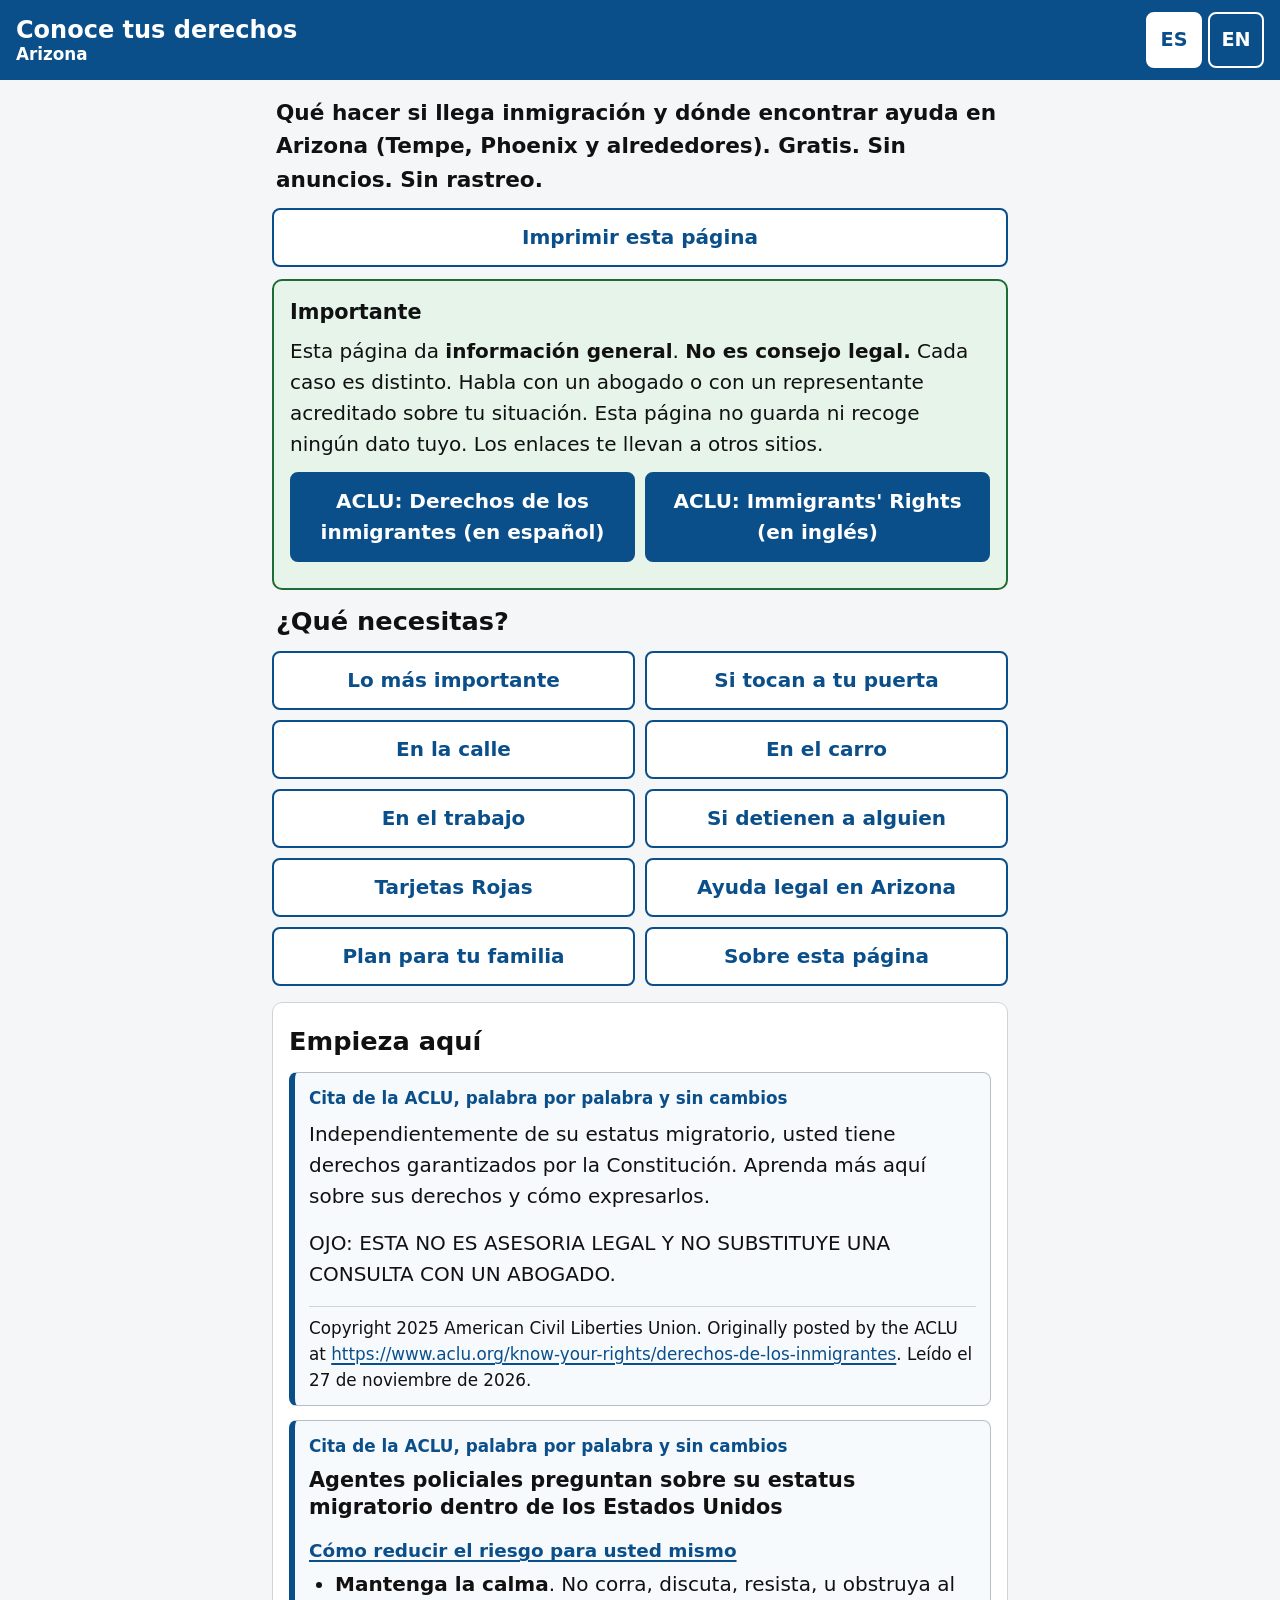
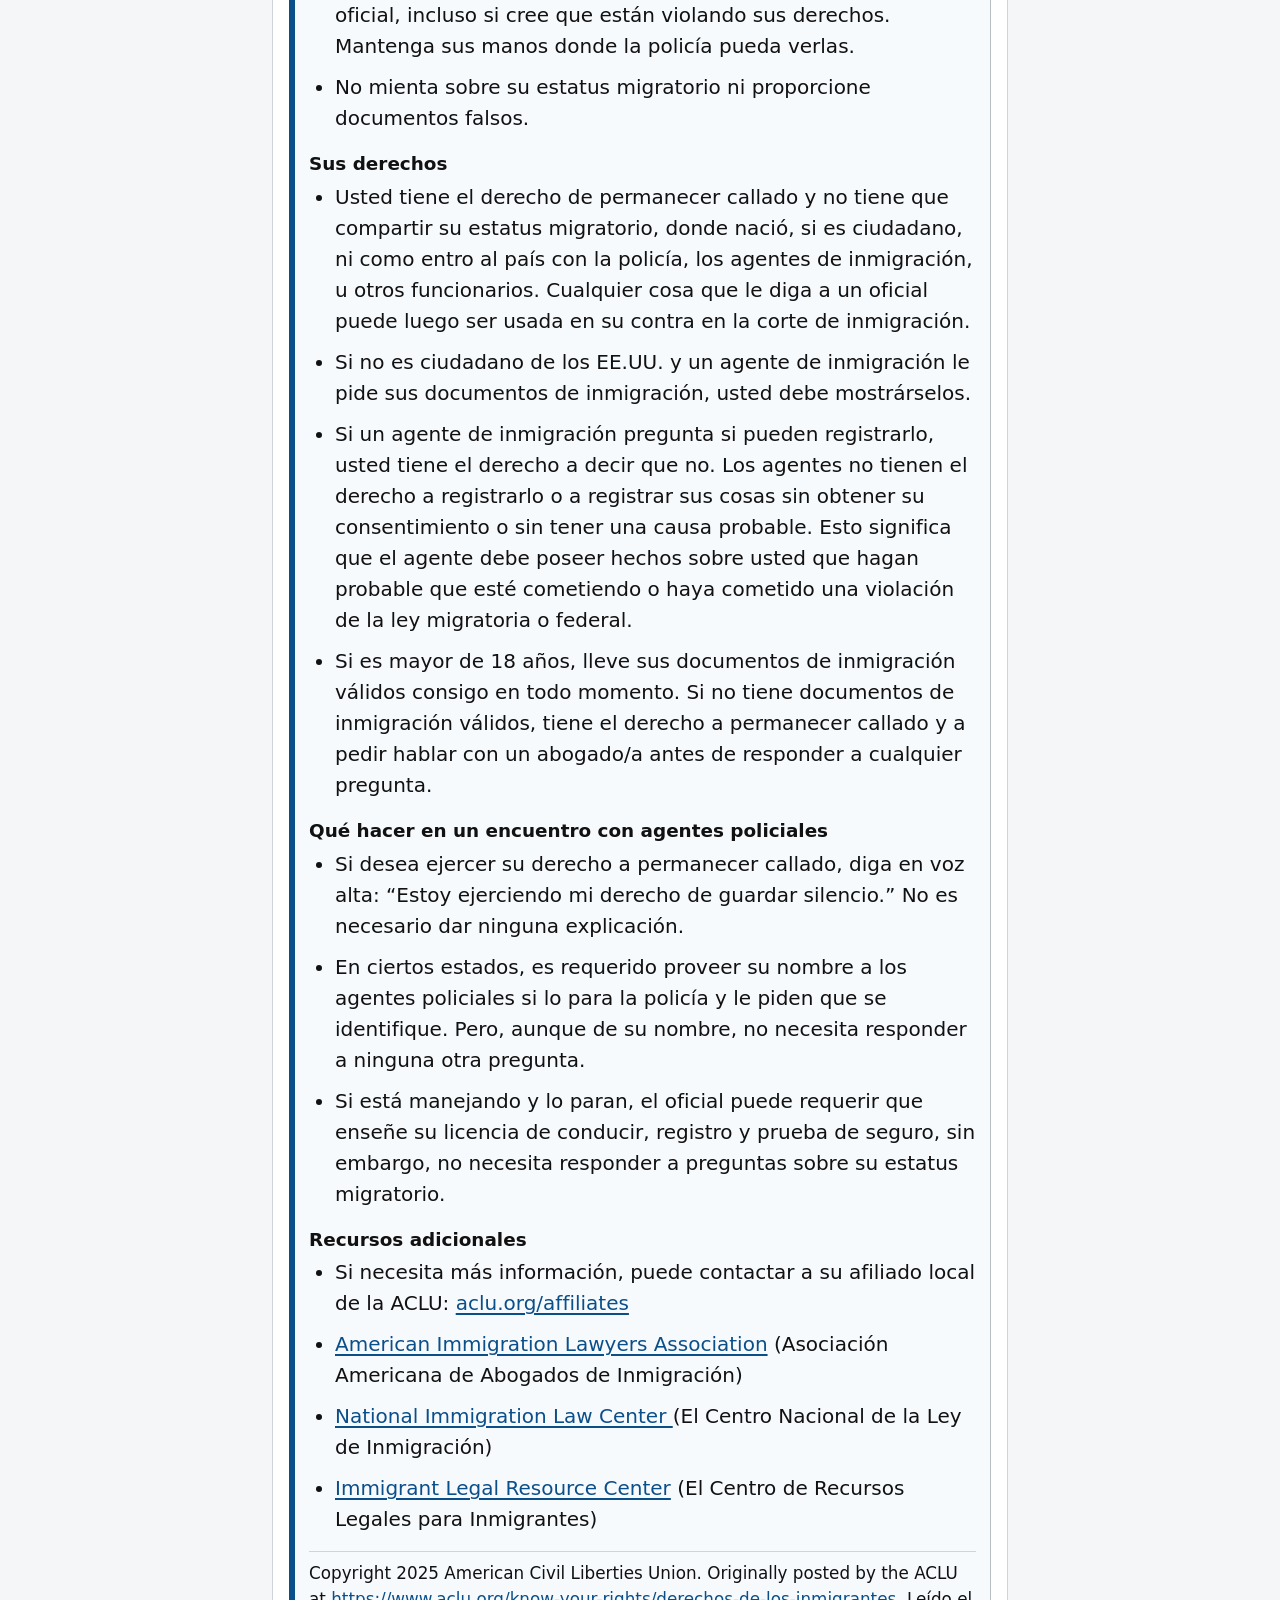
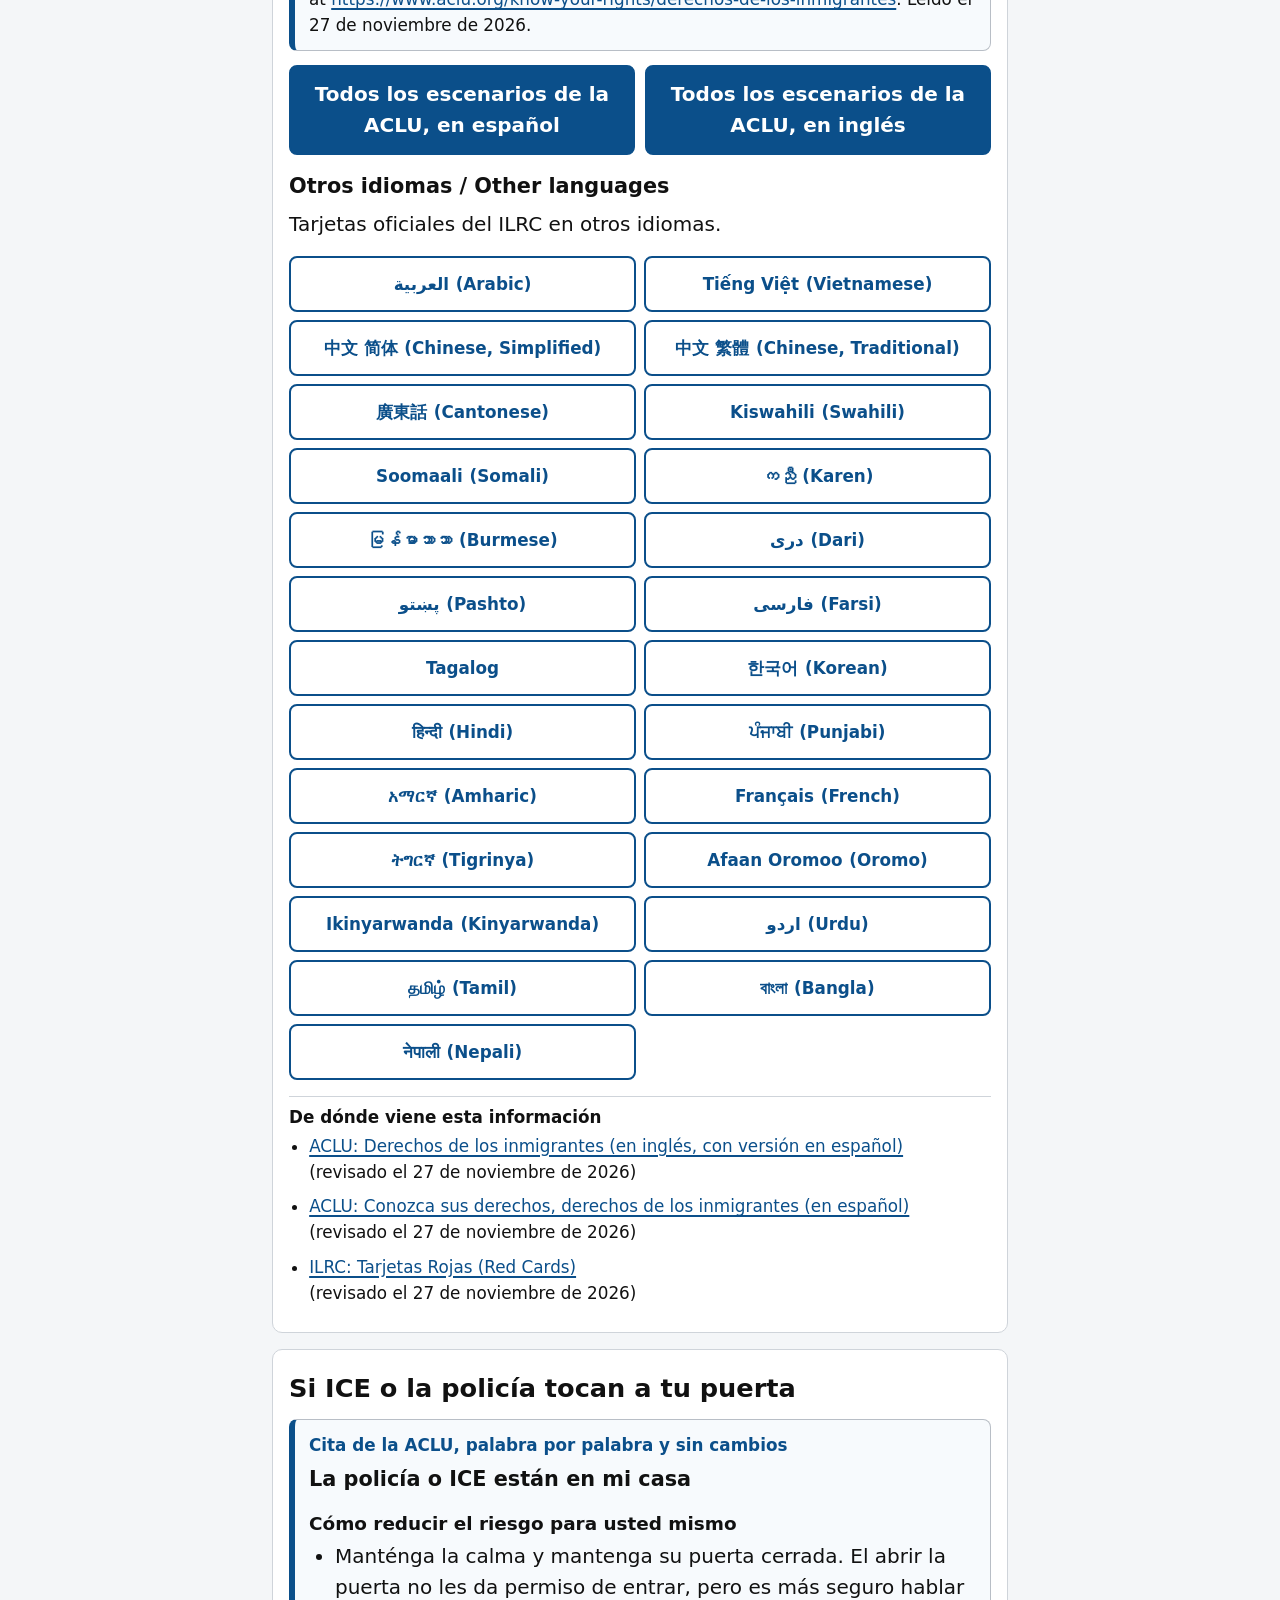
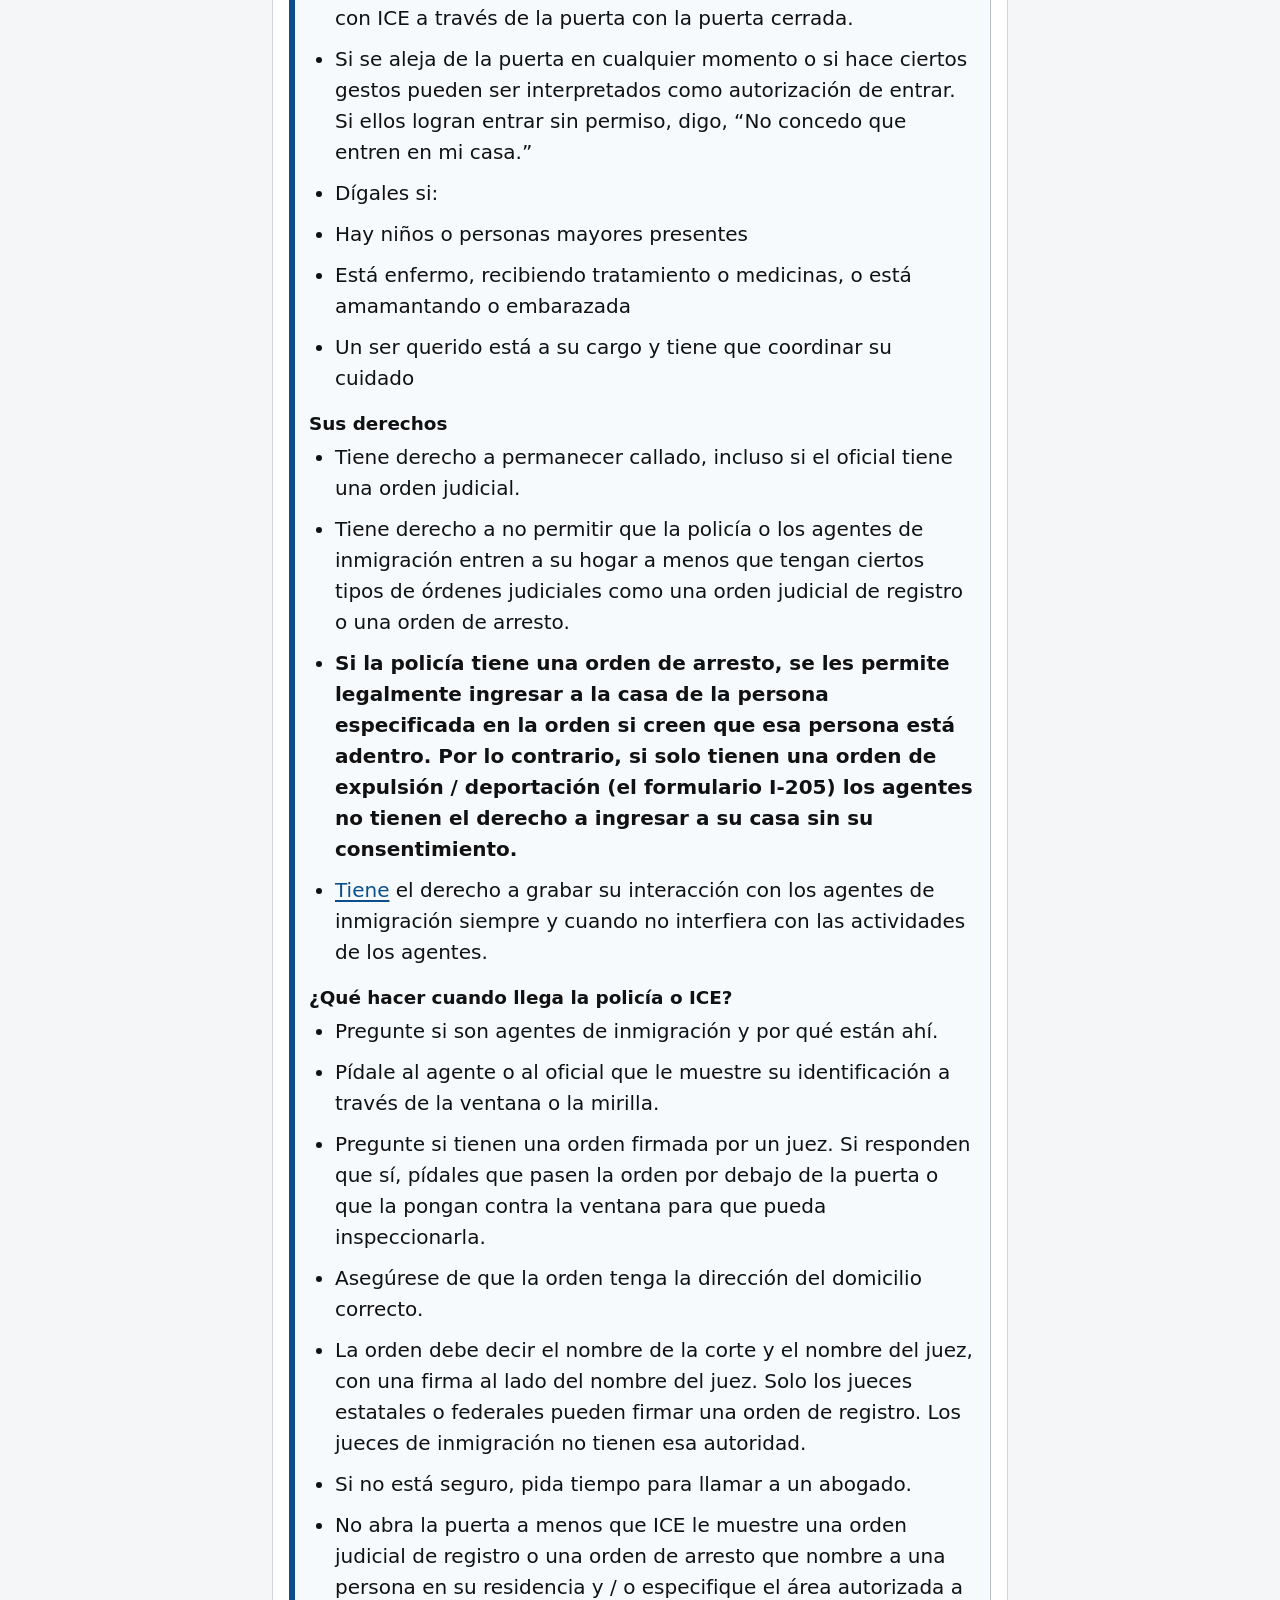
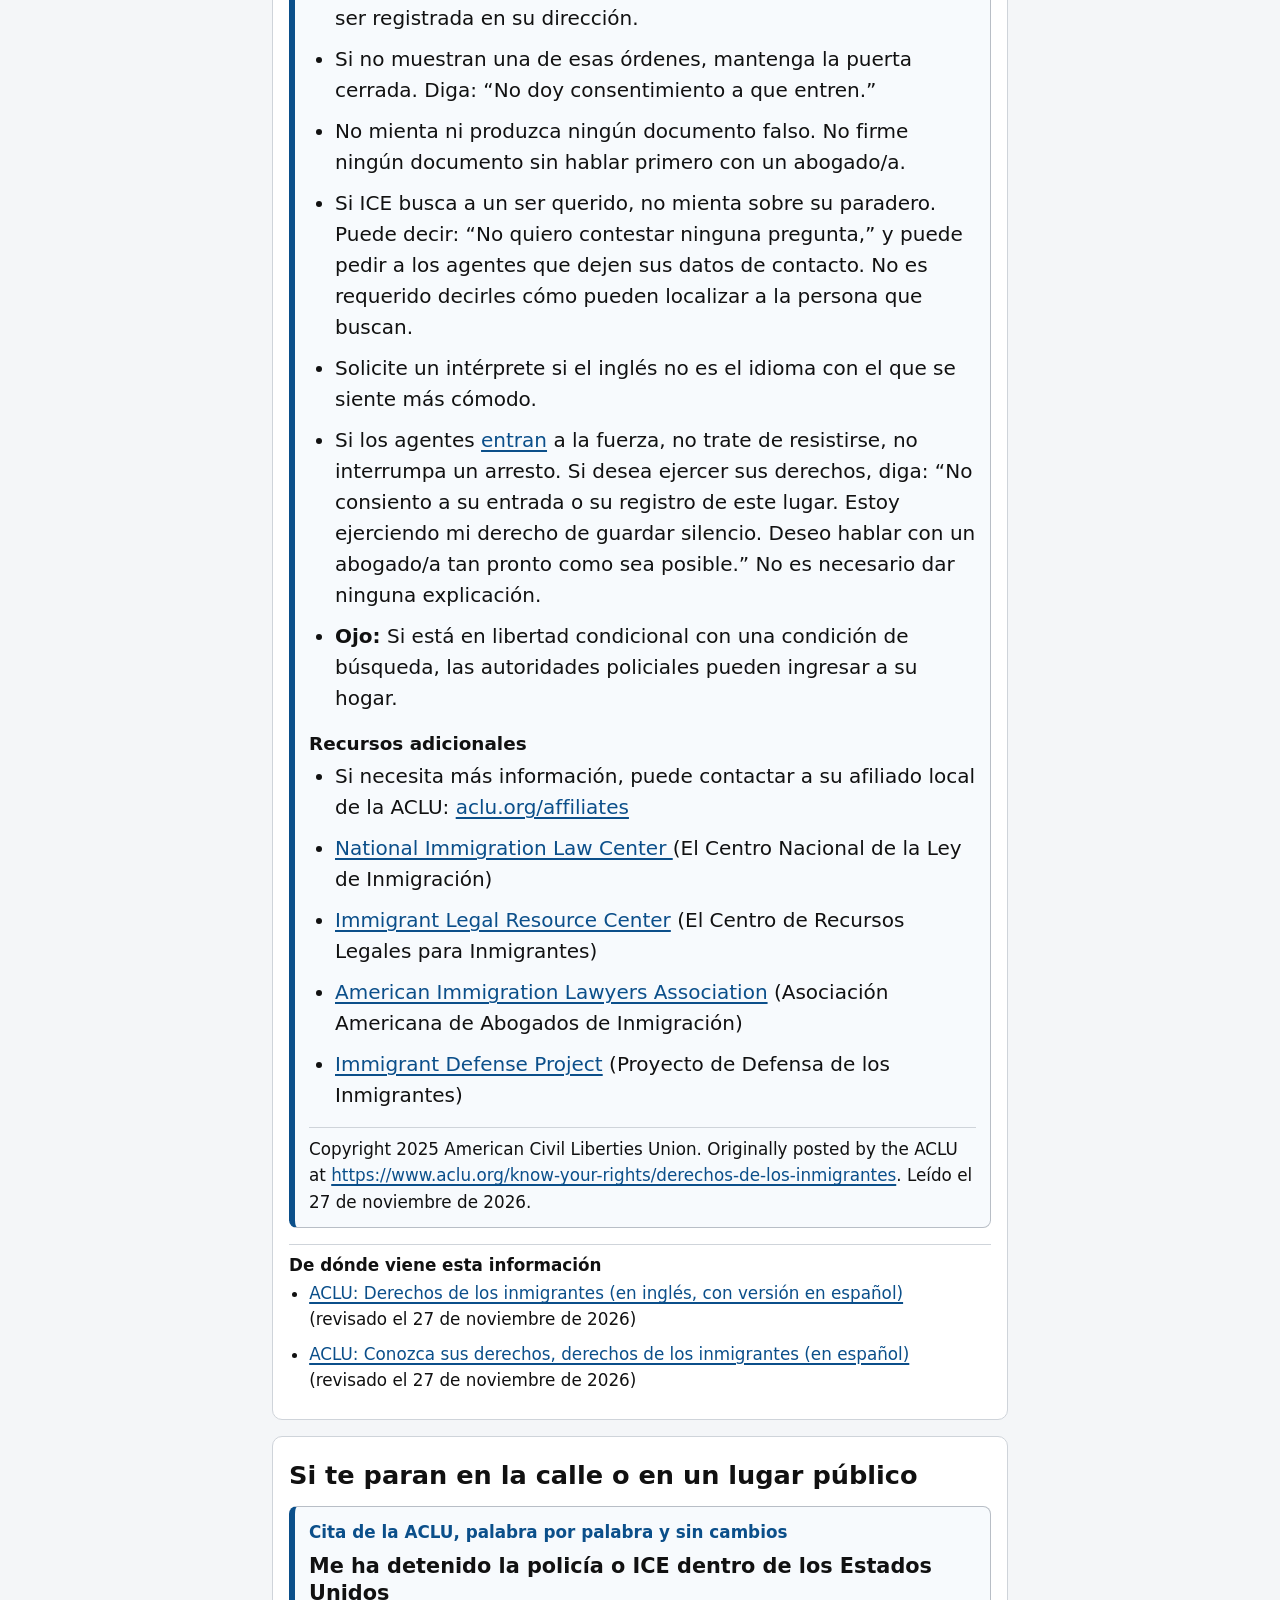
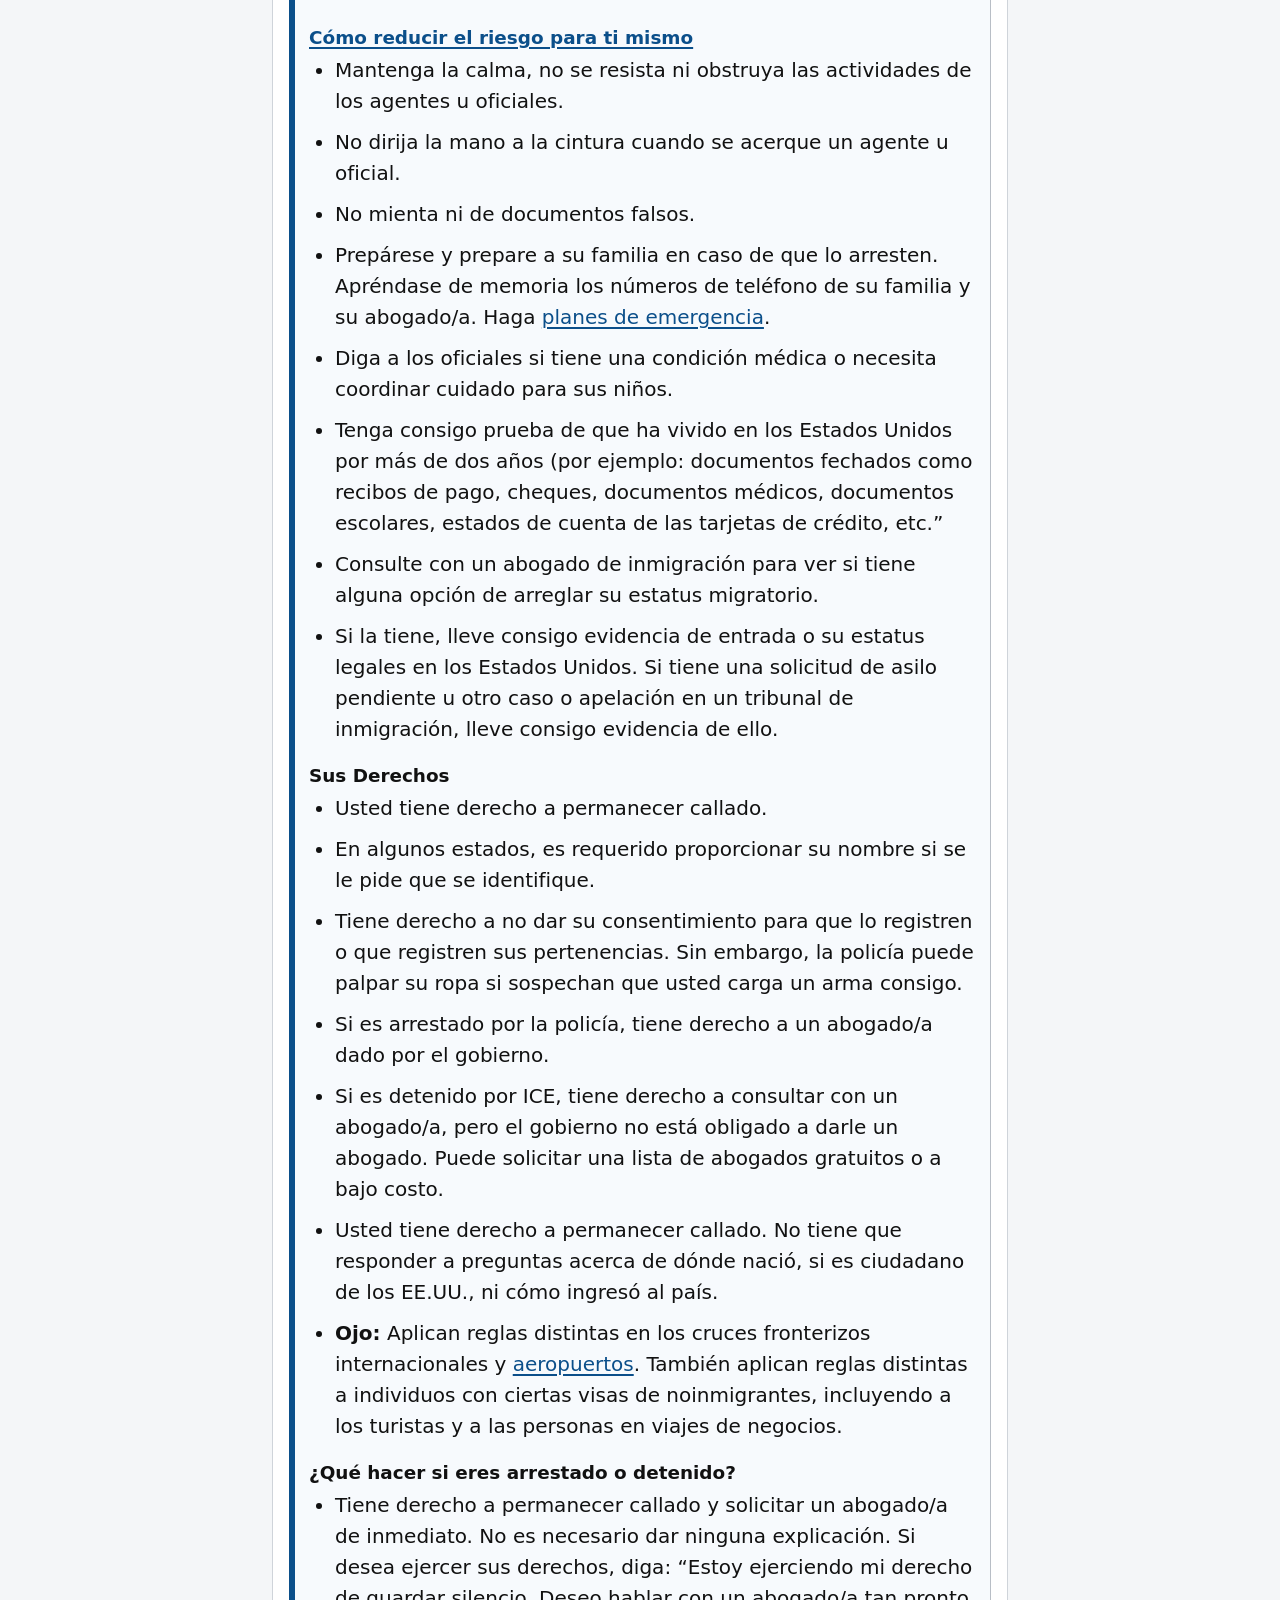
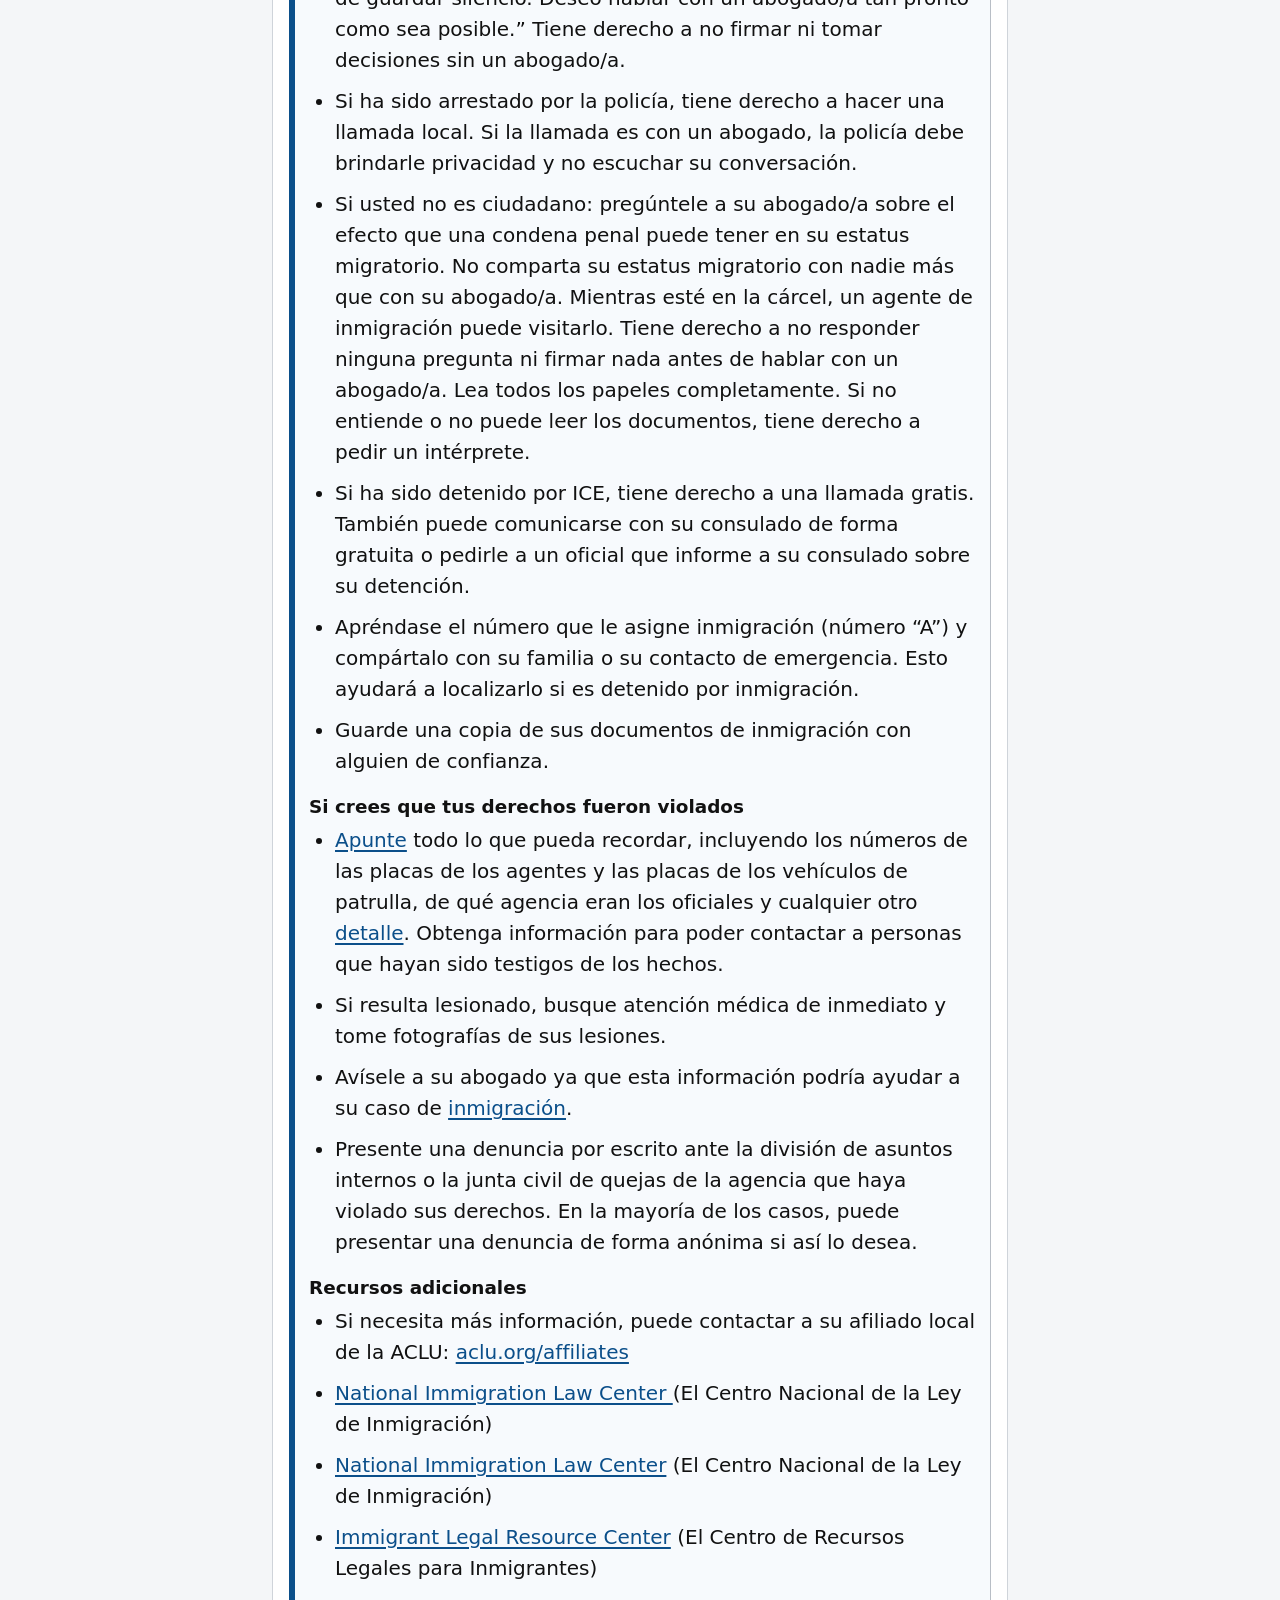
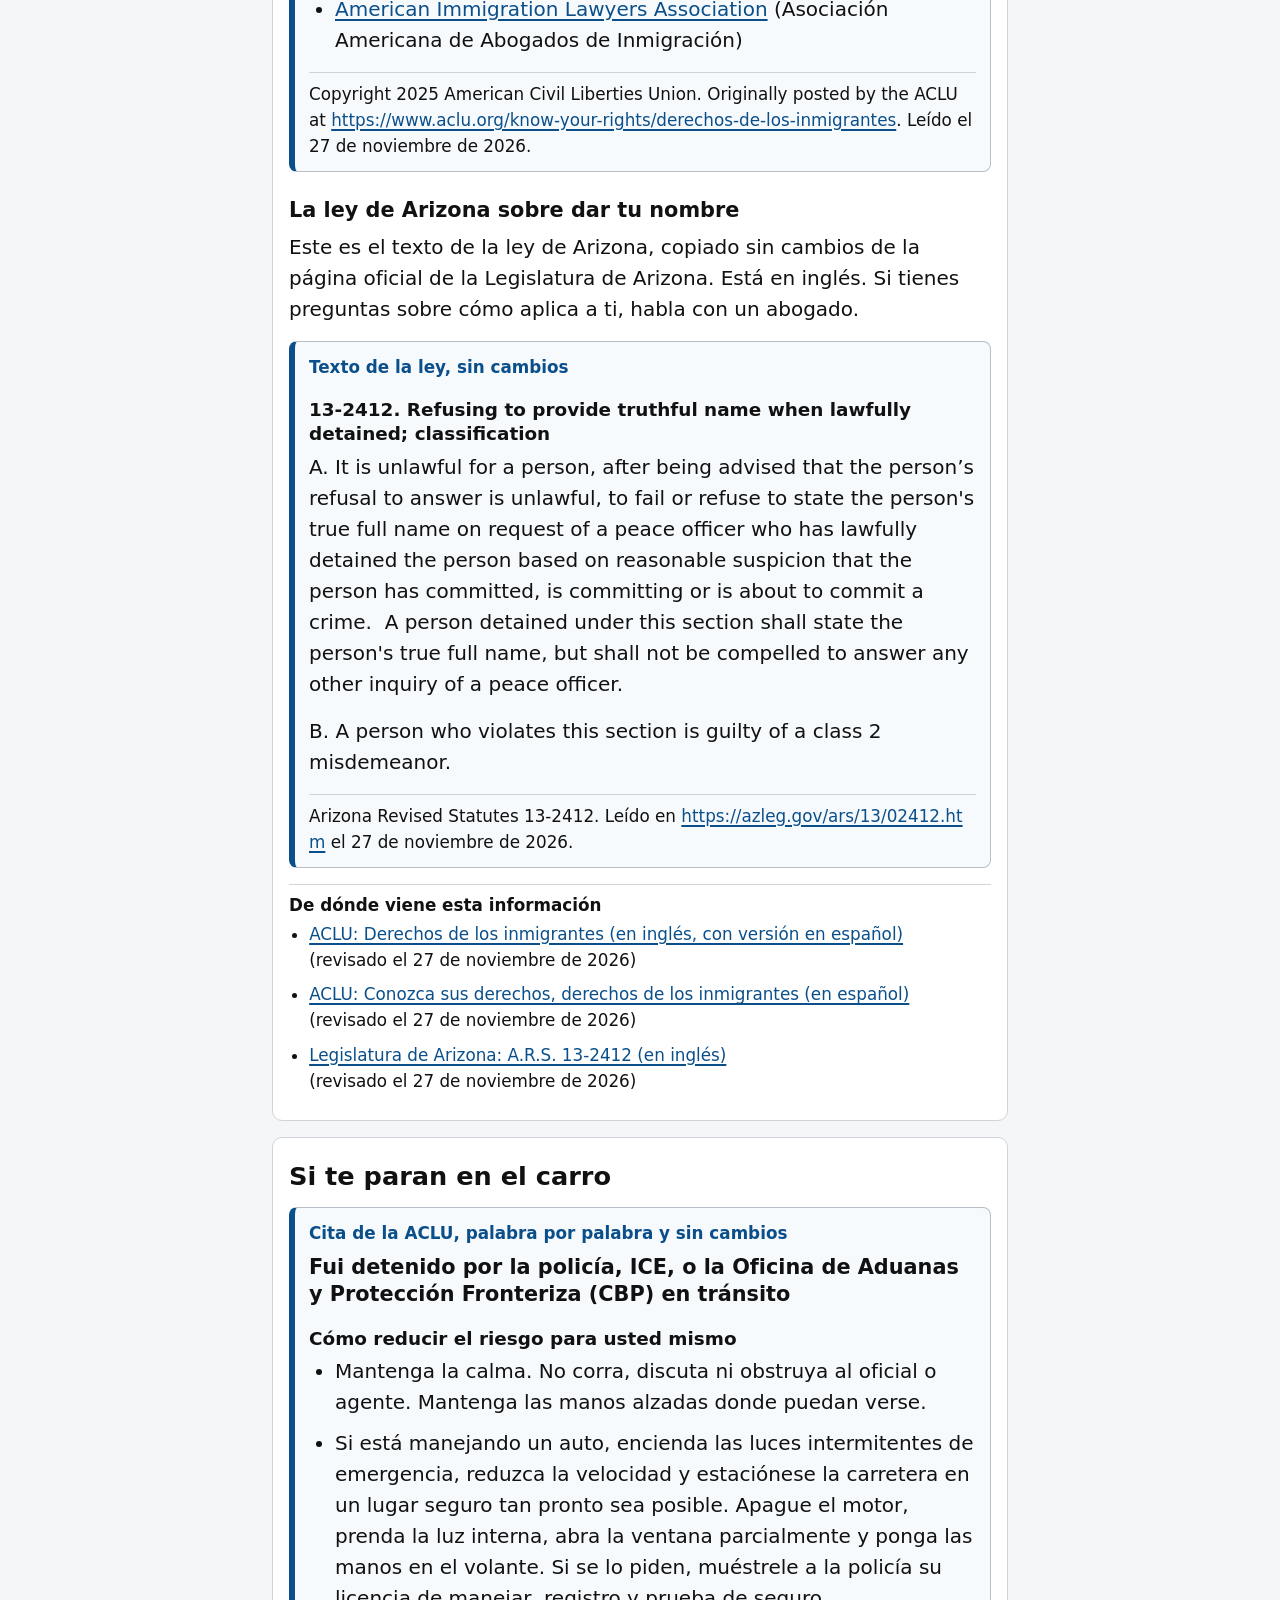
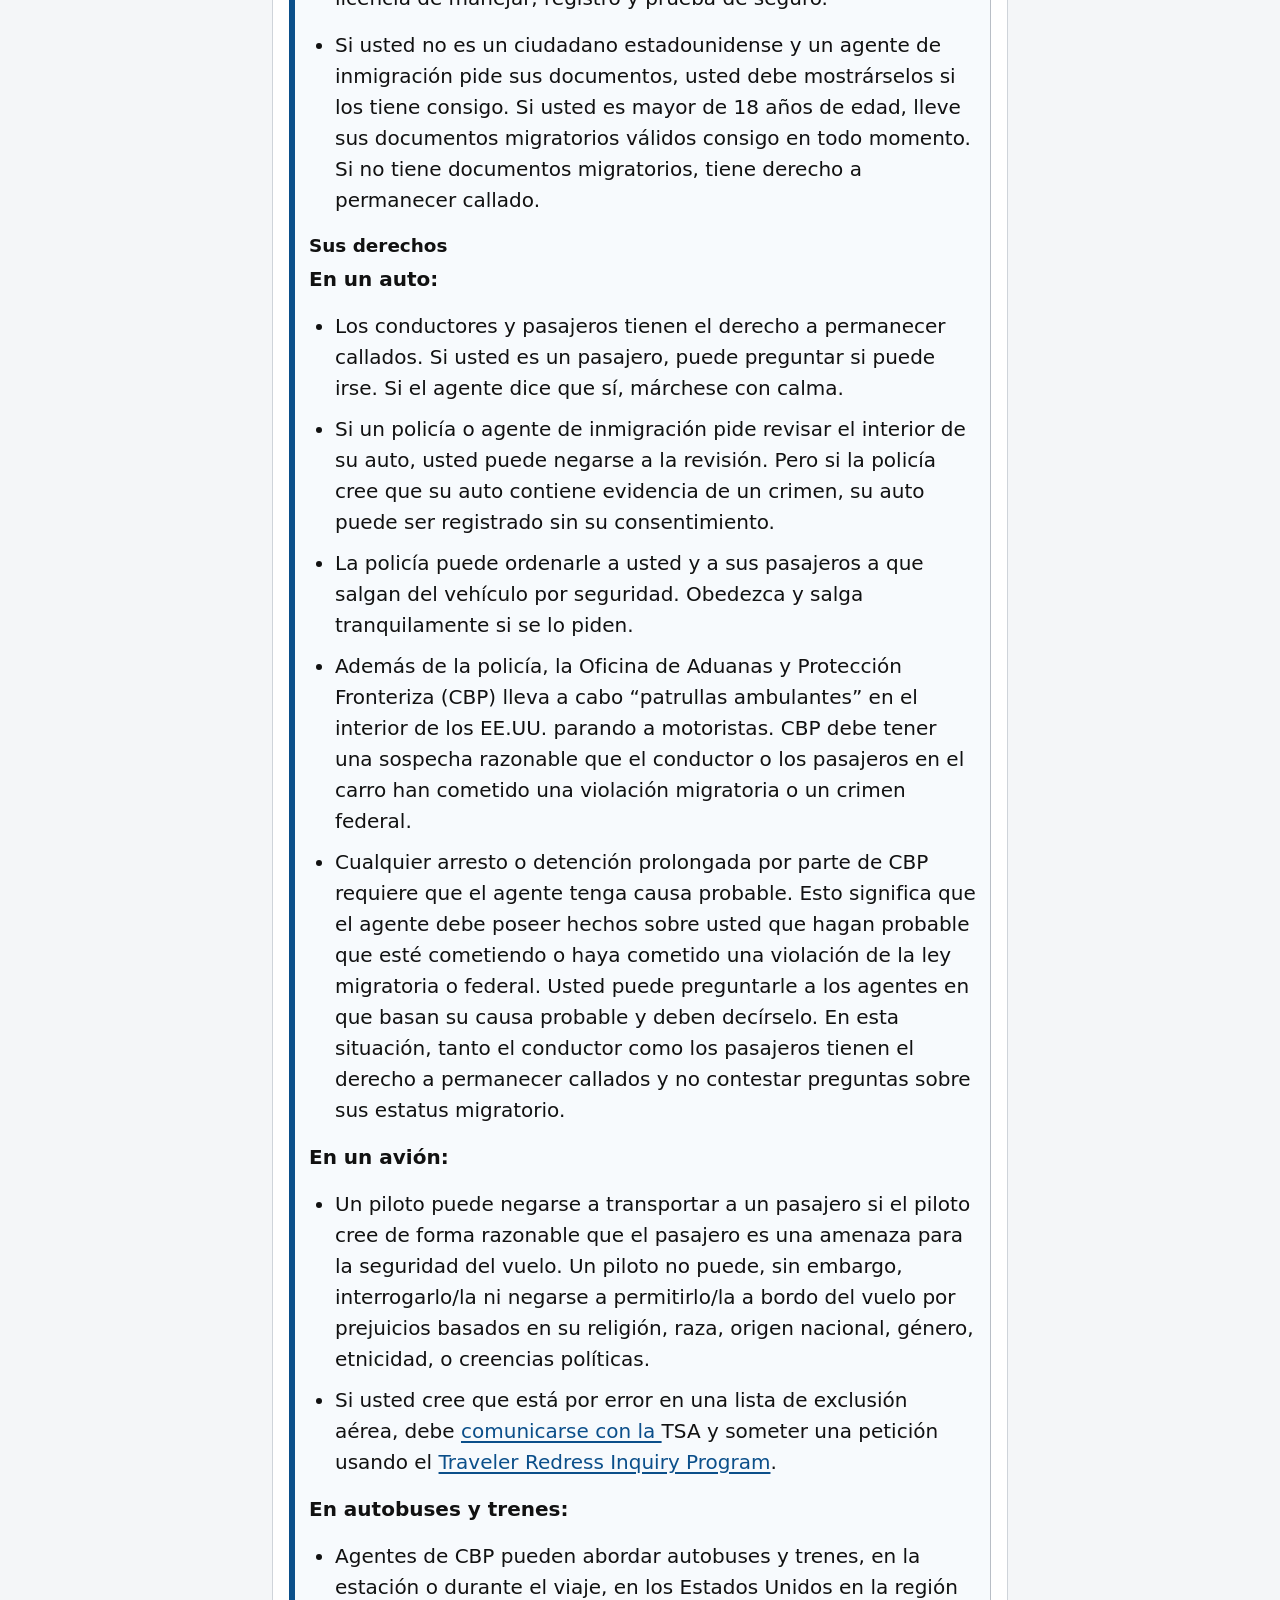
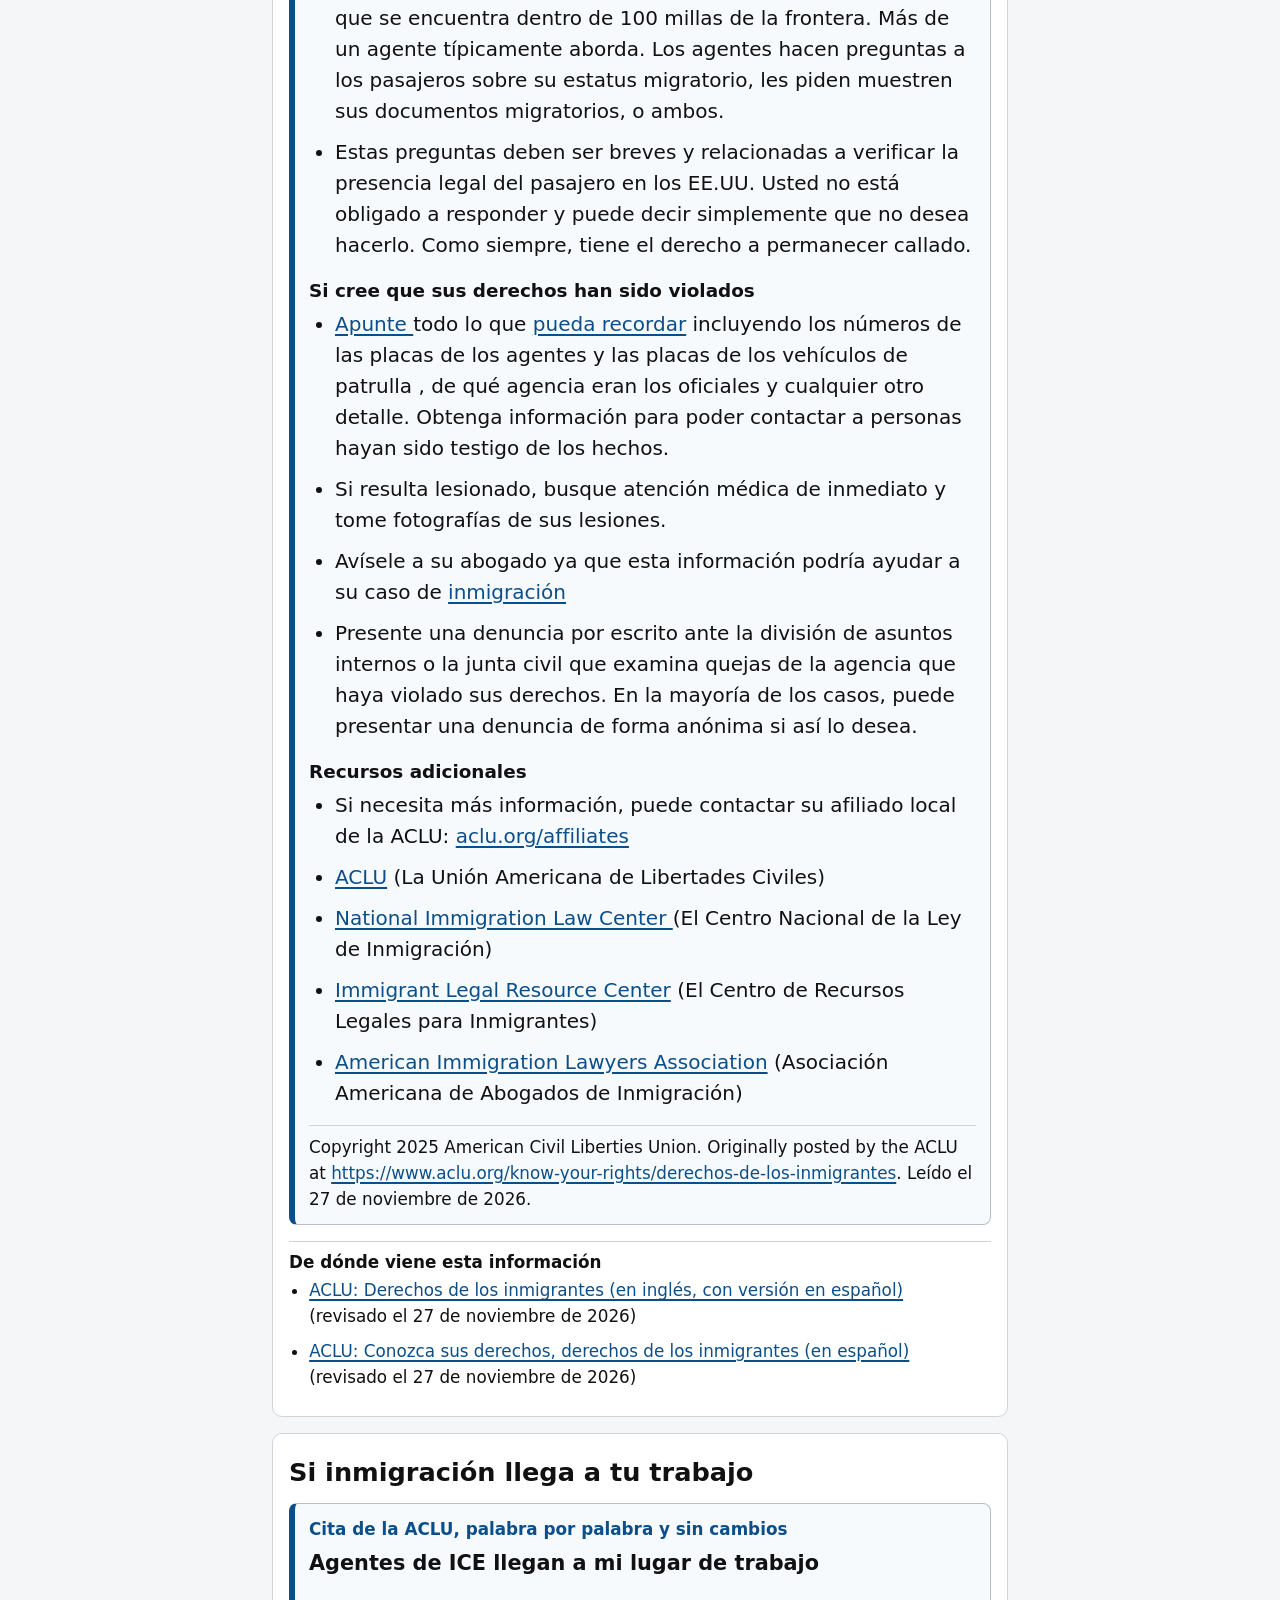
<file: index.html>
<!DOCTYPE html>
<html lang="es">
<head>
<meta charset="utf-8">
<meta name="viewport" content="width=device-width, initial-scale=1">
<title>Conoce tus derechos en Arizona: qué hacer y ayuda legal</title>
<meta name="description" content="Qué hacer si llega inmigración y dónde encontrar ayuda legal gratuita en Arizona (Tempe y Phoenix). Gratis, sin anuncios, sin rastreo. Español e inglés.">
<meta name="robots" content="index,follow,max-image-preview:large">
<link rel="canonical" href="https://brianallengit.github.io/conoce-tus-derechos-az/">
<link rel="alternate" hreflang="es" href="https://brianallengit.github.io/conoce-tus-derechos-az/">
<link rel="alternate" hreflang="en" href="https://brianallengit.github.io/conoce-tus-derechos-az/">
<link rel="alternate" hreflang="x-default" href="https://brianallengit.github.io/conoce-tus-derechos-az/">
<meta property="og:site_name" content="Conoce tus derechos · Arizona">
<meta property="og:title" content="Conoce tus derechos en Arizona: qué hacer y ayuda legal">
<meta property="og:description" content="Qué hacer si llega inmigración y dónde encontrar ayuda legal gratuita en Arizona (Tempe y Phoenix). Gratis, sin anuncios, sin rastreo. Español e inglés.">
<meta property="og:image" content="https://brianallengit.github.io/conoce-tus-derechos-az/og-image.png">
<meta property="og:image:type" content="image/png">
<meta property="og:image:width" content="1200">
<meta property="og:image:height" content="630">
<meta property="og:image:alt" content="Conoce tus derechos, Arizona: qué hacer y dónde encontrar ayuda. Know your rights and where to get help. Gratis, sin rastreo. Free, no tracking.">
<meta property="og:url" content="https://brianallengit.github.io/conoce-tus-derechos-az/">
<meta property="og:type" content="website">
<meta property="og:locale" content="es_US">
<meta property="og:locale:alternate" content="en_US">
<meta name="twitter:card" content="summary_large_image">
<meta name="twitter:title" content="Conoce tus derechos en Arizona: qué hacer y ayuda legal">
<meta name="twitter:description" content="Qué hacer si llega inmigración y dónde encontrar ayuda legal gratuita en Arizona (Tempe y Phoenix). Gratis, sin anuncios, sin rastreo. Español e inglés.">
<meta name="twitter:image" content="https://brianallengit.github.io/conoce-tus-derechos-az/og-image.png">
<meta name="twitter:image:alt" content="Conoce tus derechos, Arizona: qué hacer y dónde encontrar ayuda. Know your rights and where to get help. Gratis, sin rastreo. Free, no tracking.">
<meta name="theme-color" content="#0b4f8a">
<link rel="icon" href="favicon.svg" type="image/svg+xml">
<link rel="icon" href="favicon-32.png" type="image/png" sizes="32x32">
<link rel="apple-touch-icon" href="apple-touch-icon.png">
<link rel="manifest" href="manifest.webmanifest">
<script type="application/ld+json">{
 "@context": "https://schema.org",
 "@graph": [
  {
   "@type": "Organization",
   "@id": "https://brianallengit.github.io/conoce-tus-derechos-az/#org",
   "name": "Conoce tus derechos · Arizona",
   "url": "https://brianallengit.github.io/conoce-tus-derechos-az/",
   "logo": "https://brianallengit.github.io/conoce-tus-derechos-az/apple-touch-icon.png",
   "description": "Free, ad-free, zero-tracking know-your-rights and legal-help information page for Arizona, in Spanish and English."
  },
  {
   "@type": "WebSite",
   "@id": "https://brianallengit.github.io/conoce-tus-derechos-az/#website",
   "url": "https://brianallengit.github.io/conoce-tus-derechos-az/",
   "name": "Conoce tus derechos · Arizona",
   "description": "Qué hacer si llega inmigración y dónde encontrar ayuda legal gratuita en Arizona (Tempe y Phoenix). Gratis, sin anuncios, sin rastreo. Español e inglés.",
   "inLanguage": [
    "es",
    "en"
   ],
   "publisher": {
    "@id": "https://brianallengit.github.io/conoce-tus-derechos-az/#org"
   }
  },
  {
   "@type": "WebPage",
   "@id": "https://brianallengit.github.io/conoce-tus-derechos-az/#webpage",
   "url": "https://brianallengit.github.io/conoce-tus-derechos-az/",
   "name": "Conoce tus derechos en Arizona: qué hacer y ayuda legal",
   "description": "Qué hacer si llega inmigración y dónde encontrar ayuda legal gratuita en Arizona (Tempe y Phoenix). Gratis, sin anuncios, sin rastreo. Español e inglés.",
   "inLanguage": [
    "es",
    "en"
   ],
   "isPartOf": {
    "@id": "https://brianallengit.github.io/conoce-tus-derechos-az/#website"
   },
   "publisher": {
    "@id": "https://brianallengit.github.io/conoce-tus-derechos-az/#org"
   },
   "dateModified": "2026-11-27",
   "primaryImageOfPage": {
    "@type": "ImageObject",
    "url": "https://brianallengit.github.io/conoce-tus-derechos-az/og-image.png",
    "width": 1200,
    "height": 630
   },
   "about": {
    "@type": "Thing",
    "name": "Know your rights and free or low-cost immigration legal help in Arizona"
   }
  }
 ]
}</script>
<meta http-equiv="Content-Security-Policy" content="default-src 'none'; script-src 'self'; style-src 'self'; img-src 'self' data:; manifest-src 'self'; base-uri 'none'; form-action 'none'">
<meta name="referrer" content="no-referrer">
<link rel="stylesheet" href="style.css">
<noscript><link rel="stylesheet" href="noscript.css"></noscript>
</head>
<body>
<a class="skip es" href="#main">Ir al contenido</a>
<a class="skip en" href="#main" lang="en">Skip to content</a>
<header class="top">
  <div class="brand">
    <h1 class="es">Conoce tus derechos <span class="where">Arizona</span></h1>
    <h1 class="en" lang="en">Know your rights <span class="where">Arizona</span></h1>
  </div>
  <div class="langs no-print" role="group" aria-label="Idioma / Language">
    <button type="button" id="lang-es" data-lang="es" lang="es" aria-label="ES, Español" aria-pressed="true">ES</button>
    <button type="button" id="lang-en" data-lang="en" lang="en" aria-label="EN, English" aria-pressed="false">EN</button>
  </div>
</header>

<main id="main" tabindex="-1">
<div class="es wrap">
<p class="lead">Qué hacer si llega inmigración y dónde encontrar ayuda en Arizona (Tempe, Phoenix y alrededores). Gratis. Sin anuncios. Sin rastreo.</p>
<div class="calls no-print"><button type="button" class="btn secondary js-print">Imprimir esta página</button></div>
<section class="notice" aria-labelledby="es-imp-h"><h2 id="es-imp-h">Importante</h2><p>Esta página da <strong>información general</strong>. <strong>No es consejo legal.</strong> Cada caso es distinto. Habla con un abogado o con un representante acreditado sobre tu situación. Esta página no guarda ni recoge ningún dato tuyo. Los enlaces te llevan a otros sitios.</p><div class="calls no-print"><a class="btn primary" href="https://www.aclu.org/know-your-rights/derechos-de-los-inmigrantes" rel="noopener noreferrer">ACLU: Derechos de los inmigrantes (en español)</a><a class="btn primary" href="https://www.aclu.org/know-your-rights/immigrants-rights" rel="noopener noreferrer" lang="en">ACLU: Immigrants' Rights (en inglés)</a></div></section>
<nav class="jump no-print" aria-labelledby="es-jump-h"><h2 id="es-jump-h">¿Qué necesitas?</h2><ul><li><a class="btn secondary" href="#es-basics">Lo más importante</a></li><li><a class="btn secondary" href="#es-home">Si tocan a tu puerta</a></li><li><a class="btn secondary" href="#es-public">En la calle</a></li><li><a class="btn secondary" href="#es-car">En el carro</a></li><li><a class="btn secondary" href="#es-work">En el trabajo</a></li><li><a class="btn secondary" href="#es-detained">Si detienen a alguien</a></li><li><a class="btn secondary" href="#es-cards">Tarjetas Rojas</a></li><li><a class="btn secondary" href="#es-legal">Ayuda legal en Arizona</a></li><li><a class="btn secondary" href="#es-plan">Plan para tu familia</a></li><li><a class="btn secondary" href="#es-about">Sobre esta página</a></li></ul></nav>
<section class="panel" id="es-basics" aria-labelledby="es-basics-h" tabindex="-1"><h2 id="es-basics-h">Empieza aquí</h2><figure class="quote" lang="es"><p class="qlabel" lang="es">Cita de la ACLU, palabra por palabra y sin cambios</p><div class="qbody"><p>Independientemente de su estatus migratorio, usted tiene derechos garantizados por la Constitución. Aprenda más aquí sobre sus derechos y cómo expresarlos.</p><p>OJO: ESTA NO ES ASESORIA LEGAL Y NO SUBSTITUYE UNA CONSULTA CON UN ABOGADO.</p></div><figcaption>Copyright 2025 American Civil Liberties Union. Originally posted by the ACLU at <a href="https://www.aclu.org/know-your-rights/derechos-de-los-inmigrantes" rel="noopener noreferrer">https://www.aclu.org/know-your-rights/derechos-de-los-inmigrantes</a>. Leído el 27 de noviembre de 2026.</figcaption></figure><figure class="quote" lang="es"><p class="qlabel" lang="es">Cita de la ACLU, palabra por palabra y sin cambios</p><div class="qbody"><h3>Agentes policiales preguntan sobre su estatus migratorio dentro de los Estados Unidos</h3><h4><a href="https://www.wehaverights.us/spanish" rel="noopener noreferrer"><b>Cómo reducir el riesgo para usted mismo</b></a></h4>
<ul>
<li><b>Mantenga la calma</b>. No corra, discuta, resista, u obstruya al oficial, incluso si cree que están violando sus derechos. Mantenga sus manos donde la policía pueda verlas.</li>
<li>No mienta sobre su estatus migratorio ni proporcione documentos falsos.</li>
</ul>
<h4><b>Sus derechos</b></h4>
<ul>
<li>Usted tiene el derecho de permanecer callado y no tiene que compartir su estatus migratorio, donde nació, si es ciudadano, ni como entro al país con la policía, los agentes de inmigración, u otros funcionarios. Cualquier cosa que le diga a un oficial puede luego ser usada en su contra en la corte de inmigración.</li>
<li>Si no es ciudadano de los EE.UU. y un agente de inmigración le pide sus documentos de inmigración, usted debe mostrárselos.</li>
<li>Si un agente de inmigración pregunta si pueden registrarlo, usted tiene el derecho a decir que no. Los agentes no tienen el derecho a registrarlo o a registrar sus cosas sin obtener su consentimiento o sin tener una causa probable. Esto significa que el agente debe poseer hechos sobre usted que hagan probable que esté cometiendo o haya cometido una violación de la ley migratoria o federal.</li>
<li>Si es mayor de 18 años, lleve sus documentos de inmigración válidos consigo en todo momento. Si no tiene documentos de inmigración válidos, tiene el derecho a permanecer callado y a pedir hablar con un abogado/a antes de responder a cualquier pregunta.</li>
</ul>
<h4><b>Qué hacer en un encuentro con agentes policiales</b></h4>
<ul>
<li>Si desea ejercer su derecho a permanecer callado, diga en voz alta: “Estoy ejerciendo mi derecho de guardar silencio.” No es necesario dar ninguna explicación.</li>
<li>En ciertos estados, es requerido proveer su nombre a los agentes policiales si lo para la policía y le piden que se identifique. Pero, aunque de su nombre, no necesita responder a ninguna otra pregunta.</li>
<li>Si está manejando y lo paran, el oficial puede requerir que enseñe su licencia de conducir, registro y prueba de seguro, sin embargo, no necesita responder a preguntas sobre su estatus migratorio.</li>
</ul>
<h4><b>Recursos adicionales</b></h4>
<ul>
<li>Si necesita más información, puede contactar a su afiliado local de la ACLU: <a href="https://www.aclu.org/about/affiliates" rel="noopener noreferrer">aclu.org/affiliates</a></li>
<li><a href="https://www.aila.org/advo-media/tools/psas/know-your-rights-handouts-if-ice-visits" rel="noopener noreferrer">American Immigration Lawyers Association</a> (Asociación Americana de Abogados de Inmigración)</li>
<li><a href="https://www.nilc.org/get-involved/community-education-resources/know-your-rights/" rel="noopener noreferrer">National Immigration Law Center </a>(El Centro Nacional de la Ley de Inmigración)</li>
<li><a href="https://www.ilrc.org/red-cards" rel="noopener noreferrer">Immigrant Legal Resource Center</a> (El Centro de Recursos Legales para Inmigrantes)</li>
</ul></div><figcaption>Copyright 2025 American Civil Liberties Union. Originally posted by the ACLU at <a href="https://www.aclu.org/know-your-rights/derechos-de-los-inmigrantes" rel="noopener noreferrer">https://www.aclu.org/know-your-rights/derechos-de-los-inmigrantes</a>. Leído el 27 de noviembre de 2026.</figcaption></figure><div class="calls"><a class="btn primary" href="https://www.aclu.org/know-your-rights/derechos-de-los-inmigrantes" rel="noopener noreferrer">Todos los escenarios de la ACLU, en español</a><a class="btn primary" href="https://www.aclu.org/know-your-rights/immigrants-rights" rel="noopener noreferrer" lang="en">Todos los escenarios de la ACLU, en inglés</a></div><div class="otherlang"><h3>Otros idiomas / Other languages</h3><p>Tarjetas oficiales del ILRC en otros idiomas.</p><ul><li><a class="btn secondary" href="https://www.ilrc.org/sites/default/files/documents/red_card-self_srv-arabic.pdf" rel="noopener noreferrer"><span lang="ar" dir="rtl">العربية</span> <span lang="en">(Arabic)</span></a></li><li><a class="btn secondary" href="https://www.ilrc.org/sites/default/files/2025-09/Artwork-for-Printing-Your-Own-Red-Cards-Vietnamese.pdf" rel="noopener noreferrer"><span lang="vi">Tiếng Việt</span> <span lang="en">(Vietnamese)</span></a></li><li><a class="btn secondary" href="https://www.ilrc.org/sites/default/files/2025-06/Artwork%20for%20Printing%20Your%20Own%20Red%20Cards%20-%20Chinese%20%28Simplified%29.pdf" rel="noopener noreferrer"><span lang="zh-Hans">中文 简体</span> <span lang="en">(Chinese, Simplified)</span></a></li><li><a class="btn secondary" href="https://www.ilrc.org/sites/default/files/resources/red_card-self_srv-chinese.pdf" rel="noopener noreferrer"><span lang="zh-Hant">中文 繁體</span> <span lang="en">(Chinese, Traditional)</span></a></li><li><a class="btn secondary" href="https://www.ilrc.org/sites/default/files/2025-10/Artwork-for-Printing-Your-Own-Red-Cards-Cantonese.pdf" rel="noopener noreferrer"><span lang="yue-Hant">廣東話</span> <span lang="en">(Cantonese)</span></a></li><li><a class="btn secondary" href="https://www.ilrc.org/sites/default/files/2025-06/Artwork%20for%20Printing%20Your%20Own%20Red%20Cards%20-%20Swahili.pdf" rel="noopener noreferrer"><span lang="sw">Kiswahili</span> <span lang="en">(Swahili)</span></a></li><li><a class="btn secondary" href="https://www.ilrc.org/sites/default/files/2025-06/Artwork%20for%20Printing%20Your%20Own%20Red%20Cards%20-%20Somali.pdf" rel="noopener noreferrer"><span lang="so">Soomaali</span> <span lang="en">(Somali)</span></a></li><li><a class="btn secondary" href="https://www.ilrc.org/sites/default/files/2025-06/Artwork%20for%20Printing%20Your%20Own%20Red%20Cards%20-%20Karen.pdf" rel="noopener noreferrer"><span lang="kar">ကညီ</span> <span lang="en">(Karen)</span></a></li><li><a class="btn secondary" href="https://www.ilrc.org/sites/default/files/2025-09/Artwork-for-Printing-Your-Own-Red-Cards-Burmese.pdf" rel="noopener noreferrer"><span lang="my">မြန်မာဘာသာ</span> <span lang="en">(Burmese)</span></a></li><li><a class="btn secondary" href="https://www.ilrc.org/sites/default/files/2025-06/Artwork%20for%20Printing%20Your%20Own%20Red%20Cards%20-%20Dari.pdf" rel="noopener noreferrer"><span lang="prs" dir="rtl">دری</span> <span lang="en">(Dari)</span></a></li><li><a class="btn secondary" href="https://www.ilrc.org/sites/default/files/2024-12/Artwork%20for%20Printing%20Your%20Own%20Red%20Cards%20-%20Pashto.pdf" rel="noopener noreferrer"><span lang="ps" dir="rtl">پښتو</span> <span lang="en">(Pashto)</span></a></li><li><a class="btn secondary" href="https://www.ilrc.org/sites/default/files/2025-09/Artwork-for-Printing-Your-Own-Red-Cards-Farsi.pdf" rel="noopener noreferrer"><span lang="fa" dir="rtl">فارسی</span> <span lang="en">(Farsi)</span></a></li><li><a class="btn secondary" href="https://www.ilrc.org/sites/default/files/2025-02/Artwork%20for%20Printing%20Your%20Own%20Red%20Cards%20-%20Tagalog.pdf" rel="noopener noreferrer"><span lang="tl">Tagalog</span></a></li><li><a class="btn secondary" href="https://www.ilrc.org/sites/default/files/2025-02/Artwork%20for%20Printing%20Your%20Own%20Red%20Cards%20-%20Korean.pdf" rel="noopener noreferrer"><span lang="ko">한국어</span> <span lang="en">(Korean)</span></a></li><li><a class="btn secondary" href="https://www.ilrc.org/sites/default/files/2025-08/Artwork-for-Printing-Your-Own-Red-Cards-Hindi.pdf" rel="noopener noreferrer"><span lang="hi">हिन्दी</span> <span lang="en">(Hindi)</span></a></li><li><a class="btn secondary" href="https://www.ilrc.org/sites/default/files/2025-03/Artwork%20for%20Printing%20Your%20Own%20Red%20Cards%20-%20Punjabi.pdf" rel="noopener noreferrer"><span lang="pa">ਪੰਜਾਬੀ</span> <span lang="en">(Punjabi)</span></a></li><li><a class="btn secondary" href="https://www.ilrc.org/sites/default/files/2025-03/Artwork%20for%20Printing%20Your%20Own%20Red%20Cards%20-%20Amharic_0.pdf" rel="noopener noreferrer"><span lang="am">አማርኛ</span> <span lang="en">(Amharic)</span></a></li><li><a class="btn secondary" href="https://www.ilrc.org/sites/default/files/documents/red_card-self_srv-french-20190603.pdf" rel="noopener noreferrer"><span lang="fr">Français</span> <span lang="en">(French)</span></a></li><li><a class="btn secondary" href="https://www.ilrc.org/sites/default/files/2025-02/Artwork%20for%20Printing%20Your%20Own%20Red%20Cards%20-%20Tigrinya.pdf" rel="noopener noreferrer"><span lang="ti">ትግርኛ</span> <span lang="en">(Tigrinya)</span></a></li><li><a class="btn secondary" href="https://www.ilrc.org/sites/default/files/2025-06/Artwork%20for%20Printing%20Your%20Own%20Red%20Cards%20-%20Oromo.pdf" rel="noopener noreferrer"><span lang="om">Afaan Oromoo</span> <span lang="en">(Oromo)</span></a></li><li><a class="btn secondary" href="https://www.ilrc.org/sites/default/files/2025-09/Artwork-for-Printing-Your-Own-Red-Cards-Kinyarwanda.pdf" rel="noopener noreferrer"><span lang="rw">Ikinyarwanda</span> <span lang="en">(Kinyarwanda)</span></a></li><li><a class="btn secondary" href="https://www.ilrc.org/sites/default/files/2025-06/Artwork%20for%20Printing%20Your%20Own%20Red%20Cards%20-%20Urdu.pdf" rel="noopener noreferrer"><span lang="ur" dir="rtl">اردو</span> <span lang="en">(Urdu)</span></a></li><li><a class="btn secondary" href="https://www.ilrc.org/sites/default/files/2025-08/Artwork-for-Printing-Your-Own-Red-Cards-Tamil.pdf" rel="noopener noreferrer"><span lang="ta">தமிழ்</span> <span lang="en">(Tamil)</span></a></li><li><a class="btn secondary" href="https://www.ilrc.org/sites/default/files/2025-09/Artwork-for-Printing-Your-Own-Red-Cards-Bangla.pdf" rel="noopener noreferrer"><span lang="bn">বাংলা</span> <span lang="en">(Bangla)</span></a></li><li><a class="btn secondary" href="https://www.ilrc.org/sites/default/files/2025-06/Artwork%20for%20Printing%20Your%20Own%20Red%20Cards%20-%20Nepali.pdf" rel="noopener noreferrer"><span lang="ne">नेपाली</span> <span lang="en">(Nepali)</span></a></li></ul></div><div class="src"><h3>De dónde viene esta información</h3><ul><li><a href="https://www.aclu.org/know-your-rights/immigrants-rights" rel="noopener noreferrer">ACLU: Derechos de los inmigrantes (en inglés, con versión en español)</a> <span class="chk">(revisado el <time datetime="2026-11-27">27 de noviembre de 2026</time>)</span></li><li><a href="https://www.aclu.org/know-your-rights/derechos-de-los-inmigrantes" rel="noopener noreferrer">ACLU: Conozca sus derechos, derechos de los inmigrantes (en español)</a> <span class="chk">(revisado el <time datetime="2026-11-27">27 de noviembre de 2026</time>)</span></li><li><a href="https://www.ilrc.org/red-cards-tarjetas-rojas" rel="noopener noreferrer">ILRC: Tarjetas Rojas (Red Cards)</a> <span class="chk">(revisado el <time datetime="2026-11-27">27 de noviembre de 2026</time>)</span></li></ul></div></section>
<section class="panel" id="es-home" aria-labelledby="es-home-h" tabindex="-1"><h2 id="es-home-h">Si ICE o la policía tocan a tu puerta</h2><figure class="quote" lang="es"><p class="qlabel" lang="es">Cita de la ACLU, palabra por palabra y sin cambios</p><div class="qbody"><h3>La policía o ICE están en mi casa</h3><h4>Cómo reducir el riesgo para usted mismo</h4>
<ul>
<li>Manténga la calma y mantenga su puerta cerrada. El abrir la puerta no les da permiso de entrar, pero es más seguro hablar con ICE a través de la puerta con la puerta cerrada.</li>
<li>Si se aleja de la puerta en cualquier momento o si hace ciertos gestos pueden ser interpretados como autorización de entrar. Si ellos logran entrar sin permiso, digo, “No concedo que entren en mi casa.”</li>
<li>Dígales si:</li>
<li>Hay niños o personas mayores presentes</li>
<li>Está enfermo, recibiendo tratamiento o medicinas, o está amamantando o embarazada</li>
<li>Un ser querido está a su cargo y tiene que coordinar su cuidado</li>
</ul>
<h4>Sus derechos</h4>
<ul>
<li>Tiene derecho a permanecer callado, incluso si el oficial tiene una orden judicial.</li>
<li>Tiene derecho a no permitir que la policía o los agentes de inmigración entren a su hogar a menos que tengan ciertos tipos de órdenes judiciales como una orden judicial de registro o una orden de arresto.</li>
<li><b>Si la policía tiene una orden de arresto, se les permite legalmente ingresar a la casa de la persona especificada en la orden si creen que esa persona está adentro. Por lo contrario, si solo tienen una orden de expulsión / deportación (el formulario I-205) los agentes no tienen el derecho a ingresar a su casa sin su consentimiento.</b></li>
<li><a href="https://www.wehaverights.us/spanish" rel="noopener noreferrer">Tiene</a> el derecho a grabar su interacción con los agentes de inmigración siempre y cuando no interfiera con las actividades de los agentes.</li>
</ul>
<h4>¿Qué hacer cuando llega la policía o ICE?</h4>
<ul>
<li>Pregunte si son agentes de inmigración y por qué están ahí.</li>
<li>Pídale al agente o al oficial que le muestre su identificación a través de la ventana o la mirilla.</li>
<li>Pregunte si tienen una orden firmada por un juez. Si responden que sí, pídales que pasen la orden por debajo de la puerta o que la pongan contra la ventana para que pueda inspeccionarla.</li>
<li>Asegúrese de que la orden tenga la dirección del domicilio correcto.</li>
<li>La orden debe decir el nombre de la corte y el nombre del juez, con una firma al lado del nombre del juez. Solo los jueces estatales o federales pueden firmar una orden de registro. Los jueces de inmigración no tienen esa autoridad.</li>
<li>Si no está seguro, pida tiempo para llamar a un abogado.</li>
<li>No abra la puerta a menos que ICE le muestre una orden judicial de registro o una orden de arresto que nombre a una persona en su residencia y / o especifique el área autorizada a ser registrada en su dirección.</li>
<li>Si no muestran una de esas órdenes, mantenga la puerta cerrada. Diga: “No doy consentimiento a que entren.”</li>
<li>No mienta ni produzca ningún documento falso. No firme ningún documento sin hablar primero con un abogado/a.</li>
<li>Si ICE busca a un ser querido, no mienta sobre su paradero. Puede decir: “No quiero contestar ninguna pregunta,” y puede pedir a los agentes que dejen sus datos de contacto. No es requerido decirles cómo pueden localizar a la persona que buscan.</li>
<li>Solicite un intérprete si el inglés no es el idioma con el que se siente más cómodo.</li>
<li>Si los agentes <a href="https://www.wehaverights.us/spanish" rel="noopener noreferrer">entran</a> a la fuerza, no trate de resistirse, no interrumpa un arresto. Si desea ejercer sus derechos, diga: “No consiento a su entrada o su registro de este lugar. Estoy ejerciendo mi derecho de guardar silencio. Deseo hablar con un abogado/a tan pronto como sea posible.” No es necesario dar ninguna explicación.</li>
<li><strong>Ojo:</strong> Si está en libertad condicional con una condición de búsqueda, las autoridades policiales pueden ingresar a su hogar.</li>
</ul>
<h4>Recursos adicionales</h4>
<ul>
<li>Si necesita más información, puede contactar a su afiliado local de la ACLU: <a href="https://www.aclu.org/about/affiliates" rel="noopener noreferrer">aclu.org/affiliates</a></li>
<li><a href="https://www.nilc.org/get-involved/community-education-resources/know-your-rights/" rel="noopener noreferrer">National Immigration Law Center </a>(El Centro Nacional de la Ley de Inmigración)</li>
<li><a href="https://www.ilrc.org/red-cards" rel="noopener noreferrer">Immigrant Legal Resource Center</a> (El Centro de Recursos Legales para Inmigrantes)</li>
<li><a href="https://www.aila.org/advo-media/tools/psas/know-your-rights-handouts-if-ice-visits" rel="noopener noreferrer">American Immigration Lawyers Association</a> (Asociación Americana de Abogados de Inmigración)</li>
<li><a href="https://www.immigrantdefenseproject.org/wp-content/uploads/Home-Raid-booklet-ESP.pdf" rel="noopener noreferrer">Immigrant Defense Project</a> (Proyecto de Defensa de los Inmigrantes)</li>
</ul></div><figcaption>Copyright 2025 American Civil Liberties Union. Originally posted by the ACLU at <a href="https://www.aclu.org/know-your-rights/derechos-de-los-inmigrantes" rel="noopener noreferrer">https://www.aclu.org/know-your-rights/derechos-de-los-inmigrantes</a>. Leído el 27 de noviembre de 2026.</figcaption></figure><div class="src"><h3>De dónde viene esta información</h3><ul><li><a href="https://www.aclu.org/know-your-rights/immigrants-rights" rel="noopener noreferrer">ACLU: Derechos de los inmigrantes (en inglés, con versión en español)</a> <span class="chk">(revisado el <time datetime="2026-11-27">27 de noviembre de 2026</time>)</span></li><li><a href="https://www.aclu.org/know-your-rights/derechos-de-los-inmigrantes" rel="noopener noreferrer">ACLU: Conozca sus derechos, derechos de los inmigrantes (en español)</a> <span class="chk">(revisado el <time datetime="2026-11-27">27 de noviembre de 2026</time>)</span></li></ul></div></section>
<section class="panel" id="es-public" aria-labelledby="es-public-h" tabindex="-1"><h2 id="es-public-h">Si te paran en la calle o en un lugar público</h2><figure class="quote" lang="es"><p class="qlabel" lang="es">Cita de la ACLU, palabra por palabra y sin cambios</p><div class="qbody"><h3>Me ha detenido la policía o ICE dentro de los Estados Unidos</h3><h4><b><a href="https://www.wehaverights.us/spanish" rel="noopener noreferrer">Cómo reducir el riesgo para ti mismo</a> </b></h4>
<ul>
<li>Mantenga la calma, no se resista ni obstruya las actividades de los agentes u oficiales.</li>
<li>No dirija la mano a la cintura cuando se acerque un agente u oficial.</li>
<li>No mienta ni de documentos falsos.</li>
<li>Prepárese y prepare a su familia en caso de que lo arresten. Apréndase de memoria los números de teléfono de su familia y su abogado/a. Haga <a href="https://refugees.org/wp-content/uploads/2024/12/SPANISH-FINAL-Safety-Planning.pdf" rel="noopener noreferrer">planes de emergencia</a>.</li>
<li>Diga a los oficiales si tiene una condición médica o necesita coordinar cuidado para sus niños.</li>
<li>Tenga consigo prueba de que ha vivido en los Estados Unidos por más de dos años (por ejemplo: documentos fechados como recibos de pago, cheques, documentos médicos, documentos escolares, estados de cuenta de las tarjetas de crédito, etc.”</li>
<li>Consulte con un abogado de inmigración para ver si tiene alguna opción de arreglar su estatus migratorio.</li>
<li>Si la tiene, lleve consigo evidencia de entrada o su estatus legales en los Estados Unidos. Si tiene una solicitud de asilo pendiente u otro caso o apelación en un tribunal de inmigración, lleve consigo evidencia de ello.</li>
</ul>
<h4><b>Sus Derechos</b></h4>
<ul>
<li>Usted tiene derecho a permanecer callado.</li>
<li>En algunos estados, es requerido proporcionar su nombre si se le pide que se identifique.</li>
<li>Tiene derecho a no dar su consentimiento para que lo registren o que registren sus pertenencias. Sin embargo, la policía puede palpar su ropa si sospechan que usted carga un arma consigo.</li>
<li>Si es arrestado por la policía, tiene derecho a un abogado/a dado por el gobierno.</li>
<li>Si es detenido por ICE, tiene derecho a consultar con un abogado/a, pero el gobierno no está obligado a darle un abogado. Puede solicitar una lista de abogados gratuitos o a bajo costo.</li>
<li>Usted tiene derecho a permanecer callado. No tiene que responder a preguntas acerca de dónde nació, si es ciudadano de los EE.UU., ni cómo ingresó al país.</li>
<li><strong>Ojo:</strong> Aplican reglas distintas en los cruces fronterizos internacionales y <a href="https://www.aclu.org/sites/default/files/field_document/spanish_kyr_enforcement_at_the_airport.pdf" rel="noopener noreferrer">aeropuertos</a>. También aplican reglas distintas a individuos con ciertas visas de noinmigrantes, incluyendo a los turistas y a las personas en viajes de negocios.</li>
</ul>
<h4><b>¿Qué hacer si eres arrestado o detenido?</b></h4>
<ul>
<li>Tiene derecho a permanecer callado y solicitar un abogado/a de inmediato. No es necesario dar ninguna explicación. Si desea ejercer sus derechos, diga: “Estoy ejerciendo mi derecho de guardar silencio. Deseo hablar con un abogado/a tan pronto como sea posible.” Tiene derecho a no firmar ni tomar decisiones sin un abogado/a.</li>
<li>Si ha sido arrestado por la policía, tiene derecho a hacer una llamada local. Si la llamada es con un abogado, la policía debe brindarle privacidad y no escuchar su conversación.</li>
<li>Si usted no es ciudadano: pregúntele a su abogado/a sobre el efecto que una condena penal puede tener en su estatus migratorio. No comparta su estatus migratorio con nadie más que con su abogado/a. Mientras esté en la cárcel, un agente de inmigración puede visitarlo. Tiene derecho a no responder ninguna pregunta ni firmar nada antes de hablar con un abogado/a. Lea todos los papeles completamente. Si no entiende o no puede leer los documentos, tiene derecho a pedir un intérprete.</li>
<li>Si ha sido detenido por ICE, tiene derecho a una llamada gratis. También puede comunicarse con su consulado de forma gratuita o pedirle a un oficial que informe a su consulado sobre su detención.</li>
<li>Apréndase el número que le asigne inmigración (número “A”) y compártalo con su familia o su contacto de emergencia. Esto ayudará a localizarlo si es detenido por inmigración.</li>
<li>Guarde una copia de sus documentos de inmigración con alguien de confianza.</li>
</ul>
<h4><strong>Si crees que tus derechos fueron violados</strong></h4>
<ul>
<li><a href="https://www.immigrantdefenseproject.org/wp-content/uploads/home-raid-poster-ESP-2019.pdf" rel="noopener noreferrer">Apunte</a> todo lo que pueda recordar, incluyendo los números de las placas de los agentes y las placas de los vehículos de patrulla, de qué agencia eran los oficiales y cualquier otro <a href="https://www.wehaverights.us/spanish" rel="noopener noreferrer">detalle</a>. Obtenga información para poder contactar a personas que hayan sido testigos de los hechos.</li>
<li>Si resulta lesionado, busque atención médica de inmediato y tome fotografías de sus lesiones.</li>
<li>Avísele a su abogado ya que esta información podría ayudar a su caso de <a href="https://www.immigrantdefenseproject.org/wp-content/uploads/Home-Raid-booklet-ESP.pdf" rel="noopener noreferrer">inmigración</a>.</li>
<li>Presente una denuncia por escrito ante la división de asuntos internos o la junta civil de quejas de la agencia que haya violado sus derechos. En la mayoría de los casos, puede presentar una denuncia de forma anónima si así lo desea.</li>
</ul>
<h4><b>Recursos adicionales</b></h4>
<ul>
<li>Si necesita más información, puede contactar a su afiliado local de la ACLU: <a href="https://www.aclu.org/about/affiliates" rel="noopener noreferrer">aclu.org/affiliates</a></li>
<li><a href="https://www.nilc.org/get-involved/community-education-resources/know-your-rights/" rel="noopener noreferrer">National Immigration Law Center </a>(El Centro Nacional de la Ley de Inmigración)</li>
<li><a href="https://www.nilc.org/resources/conozca-sus-derechos-ampliacion-de-la-deportacion-acelerada/" rel="noopener noreferrer">National Immigration Law Center</a> (El Centro Nacional de la Ley de Inmigración)</li>
<li><a href="https://www.ilrc.org/red-cards" rel="noopener noreferrer">Immigrant Legal Resource Center</a> (El Centro de Recursos Legales para Inmigrantes)</li>
<li><a href="https://www.aila.org/advo-media/tools/psas/know-your-rights-handouts-if-ice-visits" rel="noopener noreferrer">American Immigration Lawyers Association</a> (Asociación Americana de Abogados de Inmigración)</li>
</ul></div><figcaption>Copyright 2025 American Civil Liberties Union. Originally posted by the ACLU at <a href="https://www.aclu.org/know-your-rights/derechos-de-los-inmigrantes" rel="noopener noreferrer">https://www.aclu.org/know-your-rights/derechos-de-los-inmigrantes</a>. Leído el 27 de noviembre de 2026.</figcaption></figure><h3>La ley de Arizona sobre dar tu nombre</h3><p>Este es el texto de la ley de Arizona, copiado sin cambios de la página oficial de la Legislatura de Arizona. Está en inglés. Si tienes preguntas sobre cómo aplica a ti, habla con un abogado.</p><figure class="quote" lang="en"><p class="qlabel" lang="es">Texto de la ley, sin cambios</p><div class="qbody"><h4>13-2412. Refusing to provide truthful name when lawfully detained; classification</h4><p>A. It is unlawful for a person, after being advised that the person’s refusal to answer is unlawful, to fail or refuse to state the person&#x27;s true full name on request of a peace officer who has lawfully detained the person based on reasonable suspicion that the person has committed, is committing or is about to commit a crime.  A person detained under this section shall state the person&#x27;s true full name, but shall not be compelled to answer any other inquiry of a peace officer.</p><p>B. A person who violates this section is guilty of a class 2 misdemeanor.</p></div><figcaption>Arizona Revised Statutes 13-2412. Leído en <a href="https://azleg.gov/ars/13/02412.htm" rel="noopener noreferrer">https://azleg.gov/ars/13/02412.htm</a> el 27 de noviembre de 2026.</figcaption></figure><div class="src"><h3>De dónde viene esta información</h3><ul><li><a href="https://www.aclu.org/know-your-rights/immigrants-rights" rel="noopener noreferrer">ACLU: Derechos de los inmigrantes (en inglés, con versión en español)</a> <span class="chk">(revisado el <time datetime="2026-11-27">27 de noviembre de 2026</time>)</span></li><li><a href="https://www.aclu.org/know-your-rights/derechos-de-los-inmigrantes" rel="noopener noreferrer">ACLU: Conozca sus derechos, derechos de los inmigrantes (en español)</a> <span class="chk">(revisado el <time datetime="2026-11-27">27 de noviembre de 2026</time>)</span></li><li><a href="https://azleg.gov/ars/13/02412.htm" rel="noopener noreferrer">Legislatura de Arizona: A.R.S. 13-2412 (en inglés)</a> <span class="chk">(revisado el <time datetime="2026-11-27">27 de noviembre de 2026</time>)</span></li></ul></div></section>
<section class="panel" id="es-car" aria-labelledby="es-car-h" tabindex="-1"><h2 id="es-car-h">Si te paran en el carro</h2><figure class="quote" lang="es"><p class="qlabel" lang="es">Cita de la ACLU, palabra por palabra y sin cambios</p><div class="qbody"><h3>Fui detenido por la policía, ICE, o la Oficina de Aduanas y Protección Fronteriza (CBP) en tránsito</h3><h4>Cómo reducir el riesgo para usted mismo</h4>
<ul>
<li>Mantenga la calma. No corra, discuta ni obstruya al oficial o agente. Mantenga las manos alzadas donde puedan verse.</li>
<li>Si está manejando un auto, encienda las luces intermitentes de emergencia, reduzca la velocidad y estaciónese la carretera en un lugar seguro tan pronto sea posible. Apague el motor, prenda la luz interna, abra la ventana parcialmente y ponga las manos en el volante. Si se lo piden, muéstrele a la policía su licencia de manejar, registro y prueba de seguro.</li>
</ul>
<ul>
<li>Si usted no es un ciudadano estadounidense y un agente de inmigración pide sus documentos, usted debe mostrárselos si los tiene consigo. Si usted es mayor de 18 años de edad, lleve sus documentos migratorios válidos consigo en todo momento. Si no tiene documentos migratorios, tiene derecho a permanecer callado.</li>
</ul>
<h4>Sus derechos</h4>
<p><b>En un auto:</b></p>
<ul>
<li>Los conductores y pasajeros tienen el derecho a permanecer callados. Si usted es un pasajero, puede preguntar si puede irse. Si el agente dice que sí, márchese con calma.</li>
<li>Si un policía o agente de inmigración pide revisar el interior de su auto, usted puede negarse a la revisión. Pero si la policía cree que su auto contiene evidencia de un crimen, su auto puede ser registrado sin su consentimiento.</li>
<li>La policía puede ordenarle a usted y a sus pasajeros a que salgan del vehículo por seguridad. Obedezca y salga tranquilamente si se lo piden.</li>
<li>Además de la policía, la Oficina de Aduanas y Protección Fronteriza (CBP) lleva a cabo “patrullas ambulantes” en el interior de los EE.UU. parando a motoristas. CBP debe tener una sospecha razonable que el conductor o los pasajeros en el carro han cometido una violación migratoria o un crimen federal.</li>
<li>Cualquier arresto o detención prolongada por parte de CBP requiere que el agente tenga causa probable. Esto significa que el agente debe poseer hechos sobre usted que hagan probable que esté cometiendo o haya cometido una violación de la ley migratoria o federal. Usted puede preguntarle a los agentes en que basan su causa probable y deben decírselo. En esta situación, tanto el conductor como los pasajeros tienen el derecho a permanecer callados y no contestar preguntas sobre sus estatus migratorio.</li>
</ul>
<p><b>En un avión:</b></p>
<ul>
<li>Un piloto puede negarse a transportar a un pasajero si el piloto cree de forma razonable que el pasajero es una amenaza para la seguridad del vuelo. Un piloto no puede, sin embargo, interrogarlo/la ni negarse a permitirlo/la a bordo del vuelo por prejuicios basados en su religión, raza, origen nacional, género, etnicidad, o creencias políticas.</li>
<li>Si usted cree que está por error en una lista de exclusión aérea, debe <a href="https://www.tsa.gov/contact" rel="noopener noreferrer">comunicarse con la </a>TSA y someter una petición usando el <a href="https://www.dhs.gov/dhs-trip" rel="noopener noreferrer">Traveler Redress Inquiry Program</a>.</li>
</ul>
<p><b>En autobuses y trenes:</b></p>
<ul>
<li>Agentes de CBP pueden abordar autobuses y trenes, en la estación o durante el viaje, en los Estados Unidos en la región que se encuentra dentro de 100 millas de la frontera. Más de un agente típicamente aborda. Los agentes hacen preguntas a los pasajeros sobre su estatus migratorio, les piden muestren sus documentos migratorios, o ambos.</li>
<li>Estas preguntas deben ser breves y relacionadas a verificar la presencia legal del pasajero en los EE.UU. Usted no está obligado a responder y puede decir simplemente que no desea hacerlo. Como siempre, tiene el derecho a permanecer callado.</li>
</ul>
<h4>Si cree que sus derechos han sido violados</h4>
<ul>
<li><a href="https://www.wehaverights.us/spanish" rel="noopener noreferrer">Apunte </a>todo lo que <a href="https://www.immigrantdefenseproject.org/wp-content/uploads/home-raid-poster-ESP-2019.pdf" rel="noopener noreferrer">pueda recordar</a> incluyendo los números de las placas de los agentes y las placas de los vehículos de patrulla , de qué agencia eran los oficiales y cualquier otro detalle. Obtenga información para poder contactar a personas hayan sido testigo de los hechos.</li>
<li>Si resulta lesionado, busque atención médica de inmediato y tome fotografías de sus lesiones.</li>
<li>Avísele a su abogado ya que esta información podría ayudar a su caso de <a href="https://www.immigrantdefenseproject.org/wp-content/uploads/Home-Raid-booklet-ESP.pdf" rel="noopener noreferrer">inmigración</a></li>
<li>Presente una denuncia por escrito ante la división de asuntos internos o la junta civil que examina quejas de la agencia que haya violado sus derechos. En la mayoría de los casos, puede presentar una denuncia de forma anónima si así lo desea.</li>
</ul>
<h4>Recursos adicionales</h4>
<ul>
<li>Si necesita más información, puede contactar su afiliado local de la ACLU: <a href="https://www.aclu.org/about/affiliates" rel="noopener noreferrer">aclu.org/affiliates</a></li>
<li><a href="https://www.aclu.org/sites/default/files/field_document/spanish_kyr_enforcement_at_the_airport.pdf" rel="noopener noreferrer">ACLU</a> (La Unión Americana de Libertades Civiles)</li>
<li><a href="https://www.nilc.org/get-involved/community-education-resources/know-your-rights/" rel="noopener noreferrer">National Immigration Law Center </a>(El Centro Nacional de la Ley de Inmigración)</li>
<li><a href="https://www.ilrc.org/red-cards" rel="noopener noreferrer">Immigrant Legal Resource Center</a> (El Centro de Recursos Legales para Inmigrantes)</li>
<li><a href="https://www.aila.org/advo-media/tools/psas/know-your-rights-handouts-if-ice-visits" rel="noopener noreferrer">American Immigration Lawyers Association</a> (Asociación Americana de Abogados de Inmigración)</li>
</ul></div><figcaption>Copyright 2025 American Civil Liberties Union. Originally posted by the ACLU at <a href="https://www.aclu.org/know-your-rights/derechos-de-los-inmigrantes" rel="noopener noreferrer">https://www.aclu.org/know-your-rights/derechos-de-los-inmigrantes</a>. Leído el 27 de noviembre de 2026.</figcaption></figure><div class="src"><h3>De dónde viene esta información</h3><ul><li><a href="https://www.aclu.org/know-your-rights/immigrants-rights" rel="noopener noreferrer">ACLU: Derechos de los inmigrantes (en inglés, con versión en español)</a> <span class="chk">(revisado el <time datetime="2026-11-27">27 de noviembre de 2026</time>)</span></li><li><a href="https://www.aclu.org/know-your-rights/derechos-de-los-inmigrantes" rel="noopener noreferrer">ACLU: Conozca sus derechos, derechos de los inmigrantes (en español)</a> <span class="chk">(revisado el <time datetime="2026-11-27">27 de noviembre de 2026</time>)</span></li></ul></div></section>
<section class="panel" id="es-work" aria-labelledby="es-work-h" tabindex="-1"><h2 id="es-work-h">Si inmigración llega a tu trabajo</h2><figure class="quote" lang="es"><p class="qlabel" lang="es">Cita de la ACLU, palabra por palabra y sin cambios</p><div class="qbody"><h3>Agentes de ICE llegan a mi lugar de trabajo</h3><h4>Sus derechos</h4>
<ul>
<li>Los agentes de inmigración pueden acceder a las zonas públicas de su lugar de trabajo. Para entrar en zonas privadas, los agentes de inmigración deben tener permiso del propietario o gerente para llevar a cabo una redada en un lugar de trabajo (fábrica, restaurante, granja, etc.).</li>
<li>Si los agentes no tienen permiso, deben contar con una orden de registro firmada por un juez o magistrado federal.</li>
<li>Tiene derecho a no permitir ser registrado. Diga en voz alta que no permite que registren sus pertenencias.</li>
<li>Tiene derecho a permanecer callado. No tiene que compartir su estatus migratorio con nadie, ni incluyendo dónde nació, si es ciudadano, ni cómo entró al país.</li>
<li>Tiene el derecho a grabar su interacción con los agentes de inmigración siempre y cuando no interfiera con las actividades de los agentes.</li>
</ul>
<h4>¿Qué hacer cuando llega la policía o ICE?</h4>
<ul>
<li>Pregunte si se puede marchar. De ser así, váyase tranquilamente. Si los agentes de inmigración tienen permiso para registrar su lugar de trabajo, pueden impedir que los empleados se marchen.</li>
<li>Si tiene documentos de inmigración válidos, debería mostrarlos. Nunca presente documentos falsos.</li>
<li>Si es arrestado, puede decir que quiere permanecer en silencio hasta que hable con un abogado.</li>
</ul>
<h4>Recursos adicionales</h4>
<ul>
<li>Si necesita más información, puede contactar a su afiliado local de la ACLU: <a href="https://www.aclu.org/about/affiliates" rel="noopener noreferrer">aclu.org/affiliates</a></li>
<li><a href="https://www.nilc.org/get-involved/community-education-resources/know-your-rights/" rel="noopener noreferrer">National Immigration Law Center </a>(El Centro Nacional de la Ley de Inmigración)</li>
<li><a href="https://www.aila.org/advo-media/tools/psas/know-your-rights-handouts-if-ice-visits" rel="noopener noreferrer">American Immigration Lawyers Association</a> (Asociación Americana de Abogados de Inmigración)</li>
</ul></div><figcaption>Copyright 2025 American Civil Liberties Union. Originally posted by the ACLU at <a href="https://www.aclu.org/know-your-rights/derechos-de-los-inmigrantes" rel="noopener noreferrer">https://www.aclu.org/know-your-rights/derechos-de-los-inmigrantes</a>. Leído el 27 de noviembre de 2026.</figcaption></figure><figure class="quote" lang="es"><p class="qlabel" lang="es">Cita de la ACLU of Arizona, palabra por palabra y sin cambios</p><div class="qbody"><p><strong>¿Pueden los agentes o la policía entrar a mi lugar de trabajo sin una orden judicial?<br>
</strong></p>
<ul>
<li>
Los agentes de inmigración y la policía pueden entrar a su lugar de trabajo sin una orden si el empleador les da permiso para ingresar o si el área es de acceso público (por ejemplo, la zona de atención al cliente en un restaurante o la recepción).<p></p>
</li>
<li>Si el empleador no autoriza su ingreso, o si los agentes desean entrar a una zona no pública, entonces la regla general es que deben tener una orden firmada por un juez para poder ingresar al establecimiento.</li>
</ul>
<p>¿Puedo ser detenido(a) mientras las autoridades inspeccionan mi lugar de trabajo?</p>
<ul>
<li>Si los agentes o la policía tienen una orden para registrar las instalaciones, pueden pedirle que permanezca en un área específica para garantizar la seguridad de los oficiales mientras se lleva a cabo la búsqueda.</li>
<li>Si los oficiales usan la fuerza, esta debe ser razonable dadas las circunstancias.</li>
<li>Los oficiales no pueden retenerlo(a) únicamente para interrogarlo(a) después de haber concluido el cateo, a menos que tengan una causa probable para creer que usted ha cometido un delito. Estar cerca del lugar de la redada o de un inmigrante indocumentado no constituye por sí solo una causa probable.</li>
</ul></div><figcaption>Copyright 2025 ACLU of Arizona. Originally posted by the ACLU of Arizona at <a href="https://www.acluaz.org/es/know-your-rights/conozca-sus-derechos-antes-durante-y-despues-de-una-redada-en-el-lugar-de-trabajo/" rel="noopener noreferrer">https://www.acluaz.org/es/know-your-rights/conozca-sus-derechos-antes-durante-y-despues-de-una-redada-en-el-lugar-de-trabajo/</a>. Leído el 27 de noviembre de 2026.</figcaption></figure><div class="calls"><a class="btn secondary" href="https://www.acluaz.org/es/know-your-rights/conozca-sus-derechos-antes-durante-y-despues-de-una-redada-en-el-lugar-de-trabajo/" rel="noopener noreferrer">Leer toda la página de la ACLU de Arizona sobre redadas en el trabajo</a></div><div class="src"><h3>De dónde viene esta información</h3><ul><li><a href="https://www.aclu.org/know-your-rights/immigrants-rights" rel="noopener noreferrer">ACLU: Derechos de los inmigrantes (en inglés, con versión en español)</a> <span class="chk">(revisado el <time datetime="2026-11-27">27 de noviembre de 2026</time>)</span></li><li><a href="https://www.aclu.org/know-your-rights/derechos-de-los-inmigrantes" rel="noopener noreferrer">ACLU: Conozca sus derechos, derechos de los inmigrantes (en español)</a> <span class="chk">(revisado el <time datetime="2026-11-27">27 de noviembre de 2026</time>)</span></li><li><a href="https://www.acluaz.org/know-your-rights/know-your-rights-during-and-after-workplace-raid/" rel="noopener noreferrer">ACLU de Arizona: Sus derechos antes, durante y después de una redada en el trabajo</a> <span class="chk">(revisado el <time datetime="2026-11-27">27 de noviembre de 2026</time>)</span></li><li><a href="https://www.acluaz.org/es/know-your-rights/conozca-sus-derechos-antes-durante-y-despues-de-una-redada-en-el-lugar-de-trabajo/" rel="noopener noreferrer">ACLU de Arizona: Conozca sus derechos antes, durante y después de una redada en el lugar de trabajo (en español)</a> <span class="chk">(revisado el <time datetime="2026-11-27">27 de noviembre de 2026</time>)</span></li></ul></div></section>
<section class="panel" id="es-detained" aria-labelledby="es-detained-h" tabindex="-1"><h2 id="es-detained-h">Si detienen a alguien de tu familia</h2><figure class="quote" lang="es"><p class="qlabel" lang="es">Cita de la ACLU, palabra por palabra y sin cambios</p><div class="qbody"><h3>Estoy detenido mientras mi caso de inmigración está en proceso</h3><h4>Sus derechos</h4>
<ul>
<li>Algunas personas que están detenidas mientras su caso está en proceso son elegibles a ser puestos en libertad bajo fianza o con otras condiciones de comparecencia.</li>
<li>Usted tiene el derecho de llamar a un abogado/a o a su familia, y tiene el derecho de ser visitado por un abogado/a mientras está en detención.</li>
</ul>
<h4>¿Qué hacer si está detenido?</h4>
<ul>
<li>Si se le niega ponerlo en libertad después de ser arrestado por una violación migratoria, puede pedir una audiencia de fianza ante un juez de inmigración. En muchos casos, un juez de inmigración puede ordenar que se le ponga en libertad o que se reduzca su fianza.</li>
</ul>
<h4>Recursos adicionales</h4>
<ul>
<li>Si necesitas más información, puede contactar a su afiliado local de la ACLU: <a href="https://www.aclu.org/about/affiliates" rel="noopener noreferrer">aclu.org/affiliates</a></li>
<li><a href="https://www.nilc.org/get-involved/community-education-resources/know-your-rights/" rel="noopener noreferrer">National Immigration Law Center </a>(El Centro Nacional de la Ley de Inmigración)</li>
<li><a href="https://www.ilrc.org/red-cards" rel="noopener noreferrer">Immigrant Legal Resource Center</a> (El Centro de Recursos Legales para Inmigrantes)</li>
<li><a href="https://www.aila.org/advo-media/tools/psas/know-your-rights-handouts-if-ice-visits" rel="noopener noreferrer">American Immigration Lawyers Association</a> (Asociación Americana de Abogados de Inmigración)</li>
<li><a href="https://www.immigrantdefenseproject.org/3d-flip-book/unidos-juntos-como-apoyar-a-sus-seres-queridos-en-una-audiencia-de-fianza-de-inmigracion/" rel="noopener noreferrer">Immigrant Defense Project</a> (Proyecto de Defensa de los Inmigrantes)</li>
</ul></div><figcaption>Copyright 2025 American Civil Liberties Union. Originally posted by the ACLU at <a href="https://www.aclu.org/know-your-rights/derechos-de-los-inmigrantes" rel="noopener noreferrer">https://www.aclu.org/know-your-rights/derechos-de-los-inmigrantes</a>. Leído el 27 de noviembre de 2026.</figcaption></figure><figure class="quote" lang="es"><p class="qlabel" lang="es">Cita de la ACLU, palabra por palabra y sin cambios</p><div class="qbody"><h3>Necesito un abogado/a</h3><h4><strong>Sus derechos</strong></h4>
<ul>
<li>Si es arrestado por la policía, tiene el derecho a un abogado/a dado por el gobierno, y debe pedir uno de inmediato. También tiene el derecho a una llamada telefónica local y privada dentro de un período razonable de tiempo desde su arresto. La policía debe brindarle privacidad y no debe escuchar su conversación si es a un abogado/a.</li>
<li>Si lo detiene ICE o la Oficina de Aduanas y Protección Fronteriza (CBP), tiene el derecho de contratar a un abogado/a, pero el gobierno no está requerido a darle uno. Puede pedir que le den una lista de proveedores de servicios de asesoría legal gratuitos o a bajo costo.</li>
<li>Si es detenido por ICE, tiene el derecho de llamar a un abogado/a o su familia, y tiene el derecho de ser visitado por un abogado/a en detención. También tiene el derecho de que su abogado/a le acompañe en cualquier audiencia ante un juez de inmigración. Y tiene derecho de comunicarse con su consulado o pedirle a un oficial que le informe a su consulado sobre su detención.</li>
<li>Tiene el derecho de no hablar con un policía o un agente de ICE, de no firmar ningún documento y de no tomar decisiones sin un abogado/a.</li>
</ul>
<h4><strong>Recursos adicionales</strong></h4>
<ul>
<li>Si necesitas más información, puede contactar a su afiliado local de la ACLU: <a href="https://www.aclu.org/about/affiliates" rel="noopener noreferrer">aclu.org/affiliates</a></li>
<li><a href="https://ailalawyer.com/spanish/default.aspx" rel="noopener noreferrer">American Immigration Lawyers Association</a> (Asociación Americana de Abogados de Inmigración)</li>
<li><a href="https://www.immigrationadvocates.org/legaldirectory/" rel="noopener noreferrer">Immigration Advocates Network</a> (Directorio Nacional de Servicios Legales de Inmigración)</li>
<li><a href="https://www.aclu.org/know-your-rights/what-do-when-encountering-law-enforcement-airports-and-other-ports-entry-us#referral-contact-information" rel="noopener noreferrer">Una lista de la información de contacto de organizaciones</a> legales que ayudan a las personas inmigrantes</li>
</ul></div><figcaption>Copyright 2025 American Civil Liberties Union. Originally posted by the ACLU at <a href="https://www.aclu.org/know-your-rights/derechos-de-los-inmigrantes" rel="noopener noreferrer">https://www.aclu.org/know-your-rights/derechos-de-los-inmigrantes</a>. Leído el 27 de noviembre de 2026.</figcaption></figure><h3>Buscar a la persona y su caso</h3><ul class="list"><li>Localizador oficial de personas detenidas de ICE: <a href="https://locator.ice.gov/odls/" rel="noopener noreferrer">locator.ice.gov</a>.</li><li>Línea automática del Departamento de Justicia (EOIR) sobre casos en la corte de inmigración, en español e inglés, las 24 horas. Pide el número A.</li><li>Organizaciones de <a href="#es-legal">ayuda legal</a>.</li></ul><div class="calls"><a class="btn call" href="tel:+18008987180">Llamar al 1-800-898-7180 (corte de inmigración)</a></div><div class="src"><h3>De dónde viene esta información</h3><ul><li><a href="https://www.aclu.org/know-your-rights/immigrants-rights" rel="noopener noreferrer">ACLU: Derechos de los inmigrantes (en inglés, con versión en español)</a> <span class="chk">(revisado el <time datetime="2026-11-27">27 de noviembre de 2026</time>)</span></li><li><a href="https://www.aclu.org/know-your-rights/derechos-de-los-inmigrantes" rel="noopener noreferrer">ACLU: Conozca sus derechos, derechos de los inmigrantes (en español)</a> <span class="chk">(revisado el <time datetime="2026-11-27">27 de noviembre de 2026</time>)</span></li><li><a href="https://locator.ice.gov/odls/" rel="noopener noreferrer">ICE: Localizador de personas detenidas (sitio oficial del gobierno)</a> <span class="chk">(revisado el <time datetime="2026-11-27">27 de noviembre de 2026</time>)</span></li><li><a href="https://www.justice.gov/eoir/customer-service-initiatives" rel="noopener noreferrer">Departamento de Justicia (EOIR): información automática de casos</a> <span class="chk">(revisado el <time datetime="2026-11-27">27 de noviembre de 2026</time>)</span></li></ul></div></section>
<section class="panel" id="es-cards" aria-labelledby="es-cards-h" tabindex="-1"><h2 id="es-cards-h">Tarjetas Rojas (Red Cards)</h2><div class="redcard"><p>Las Tarjetas Rojas son un recurso del Immigrant Legal Resource Center (ILRC). Los archivos y las instrucciones están en el sitio del ILRC.</p></div><div class="calls"><a class="btn primary" href="https://www.ilrc.org/sites/default/files/2025-01/Artwork%20for%20Printing%20Your%20Own%20Red%20Cards%20-%20Spanish.pdf" rel="noopener noreferrer">Tarjeta en español (PDF del ILRC)</a><a class="btn primary" href="https://www.ilrc.org/sites/default/files/documents/red_card-self_srv-english.pdf" rel="noopener noreferrer">Tarjeta en inglés (PDF del ILRC)</a><a class="btn secondary" href="https://www.ilrc.org/red-cards-tarjetas-rojas" rel="noopener noreferrer">Todas las tarjetas e idiomas en ilrc.org</a></div><p class="hint">Estos botones abren archivos en el sitio oficial del ILRC. Esta página no copia ni guarda sus archivos ni su texto.</p><div class="src"><h3>De dónde viene esta información</h3><ul><li><a href="https://www.ilrc.org/red-cards-tarjetas-rojas" rel="noopener noreferrer">ILRC: Tarjetas Rojas (Red Cards)</a> <span class="chk">(revisado el <time datetime="2026-11-27">27 de noviembre de 2026</time>)</span></li><li><a href="https://www.ilrc.org/sites/default/files/2025-01/Artwork%20for%20Printing%20Your%20Own%20Red%20Cards%20-%20Spanish.pdf" rel="noopener noreferrer">ILRC: Tarjeta Roja en español para imprimir (PDF en ilrc.org)</a> <span class="chk">(revisado el <time datetime="2026-11-27">27 de noviembre de 2026</time>)</span></li><li><a href="https://www.ilrc.org/sites/default/files/documents/red_card-self_srv-english.pdf" rel="noopener noreferrer">ILRC: Tarjeta Roja en inglés para imprimir (PDF en ilrc.org)</a> <span class="chk">(revisado el <time datetime="2026-11-27">27 de noviembre de 2026</time>)</span></li></ul></div></section>
<section class="panel" id="es-legal" aria-labelledby="es-legal-h" tabindex="-1"><h2 id="es-legal-h">Ayuda legal gratuita o de bajo costo en Arizona</h2><figure class="quote" lang="es"><p class="qlabel" lang="es">Cita de la ACLU of Arizona, palabra por palabra y sin cambios</p><div class="qbody"><p>Busque un abogado<br>
Si usted es arrestado durante una redada en el lugar de trabajo, podría ser acusado(a) de violar leyes penales federales o estatales, además de leyes migratorias.</p>
<ul>
<li>Encuentre tanto a un abogado de inmigración especializado en defensa contra la deportación como a un abogado de defensa criminal en quienes pueda confiar.</li>
<li>Memorice el nombre y número de teléfono de sus abogados, y coloque esta información cerca del teléfono para que su familia sepa a quién llamar si usted es detenido.</li>
<li>Tenga cuidado de evitar a los notarios o a otros que afirman ser abogados y que toman el dinero de los inmigrantes sin proporcionarles servicios legales verdaderos.</li>
</ul></div><figcaption>Copyright 2025 ACLU of Arizona. Originally posted by the ACLU of Arizona at <a href="https://www.acluaz.org/es/know-your-rights/conozca-sus-derechos-antes-durante-y-despues-de-una-redada-en-el-lugar-de-trabajo/" rel="noopener noreferrer">https://www.acluaz.org/es/know-your-rights/conozca-sus-derechos-antes-durante-y-despues-de-una-redada-en-el-lugar-de-trabajo/</a>. Leído el 27 de noviembre de 2026.</figcaption></figure><h3>Organizaciones</h3><article class="org"><h4>Florence Immigrant &amp; Refugee Rights Project (Florence Project)</h4><p>Ayuda legal y social gratuita para adultos y niños <strong>detenidos por inmigración en Arizona</strong>. No cobra. No atiende visitas sin cita: trabaja dentro de los centros de detención.</p><div class="calls"><a class="btn call" href="tel:+16023071008">Llamar al (602) 307-1008 (Phoenix)</a><a class="btn call" href="tel:+15207775600">Llamar al (520) 777-5600 (Tucson)</a></div><p class="orgweb">Sitio web: <a href="https://firrp.org/" rel="noopener noreferrer">firrp.org</a></p><div class="src"><h5>De dónde viene esta información</h5><ul><li><a href="https://firrp.org/getinvolved/contact/" rel="noopener noreferrer">Florence Project: página de contacto</a> <span class="chk">(revisado el <time datetime="2026-11-27">27 de noviembre de 2026</time>)</span></li><li><a href="https://firrp.org/faq/" rel="noopener noreferrer">Florence Project: preguntas frecuentes</a> <span class="chk">(revisado el <time datetime="2026-11-27">27 de noviembre de 2026</time>)</span></li></ul></div></article><article class="org"><h4>Phoenix Legal Action Network (PLAN)</h4><p>Representación gratuita para inmigrantes de bajos ingresos que <strong>no están detenidos</strong> y viven en el condado de Maricopa o tienen su caso en la Corte de Inmigración de Phoenix. Atiende solo con cita.</p><div class="calls"><a class="btn call" href="tel:+16027301726">Llamar al 602-730-1726</a></div><p class="orgweb">Sitio web: <a href="https://planphx.org/" rel="noopener noreferrer">planphx.org</a></p><div class="src"><h5>De dónde viene esta información</h5><ul><li><a href="https://planphx.org/legal-services" rel="noopener noreferrer">Phoenix Legal Action Network (PLAN): servicios legales</a> <span class="chk">(revisado el <time datetime="2026-11-27">27 de noviembre de 2026</time>)</span></li><li><a href="https://planphx.org/contact" rel="noopener noreferrer">Phoenix Legal Action Network (PLAN): contacto</a> <span class="chk">(revisado el <time datetime="2026-11-27">27 de noviembre de 2026</time>)</span></li></ul></div></article><article class="org"><h4>Friendly House</h4><p>Consultas y servicios legales de inmigración a costo accesible. 802 S. 1st Ave, Suite 1, Phoenix. Pregunta por el costo cuando llames.</p><div class="calls"><a class="btn call" href="tel:+16024167200">Llamar al 602-416-7200</a></div><p class="orgweb">Sitio web: <a href="https://friendlyhouse.org/immigration-legal-services/" rel="noopener noreferrer">friendlyhouse.org</a></p><div class="src"><h5>De dónde viene esta información</h5><ul><li><a href="https://friendlyhouse.org/immigration-legal-services/" rel="noopener noreferrer">Friendly House: servicios legales de inmigración</a> <span class="chk">(revisado el <time datetime="2026-11-27">27 de noviembre de 2026</time>)</span></li></ul></div></article><article class="org"><h4>Catholic Charities Community Services</h4><p>Servicios legales de inmigración con representantes acreditados por el Departamento de Justicia. Su página incluye defensa contra la deportación y asilo. 5151 N. 19th Avenue, Phoenix. Pregunta por el costo cuando llames.</p><div class="calls"><a class="btn call" href="tel:+16027494415">Llamar al 602-749-4415</a><a class="btn call" href="tel:+18553162229">Llamar al 855-316-2229 (gratis)</a></div><p class="orgweb">Sitio web: <a href="https://www.catholiccharitiesaz.org/immigration-legal-services" rel="noopener noreferrer">catholiccharitiesaz.org</a></p><div class="src"><h5>De dónde viene esta información</h5><ul><li><a href="https://www.catholiccharitiesaz.org/immigration-legal-services" rel="noopener noreferrer">Catholic Charities Community Services: servicios legales de inmigración</a> <span class="chk">(revisado el <time datetime="2026-11-27">27 de noviembre de 2026</time>)</span></li></ul></div></article><article class="org"><h4>International Rescue Committee (IRC) Phoenix</h4><p>Servicios legales de inmigración de bajo costo (residencia, ciudadanía, reunificación familiar, DACA). 4425 West Olive Avenue, Suite 400, Glendale.</p><div class="calls"><a class="btn call" href="tel:+16024332440">Llamar al (602) 433-2440</a></div><p class="orgweb">Sitio web: <a href="https://www.rescue.org/united-states/phoenix-az" rel="noopener noreferrer">rescue.org</a></p><div class="src"><h5>De dónde viene esta información</h5><ul><li><a href="https://www.rescue.org/united-states/phoenix-az" rel="noopener noreferrer">International Rescue Committee (IRC) en Phoenix</a> <span class="chk">(revisado el <time datetime="2026-11-27">27 de noviembre de 2026</time>)</span></li></ul></div></article><article class="org"><h4>AZLawHelp (Arizona Bar Foundation)</h4><p>Para ver si calificas para ayuda legal gratuita o de costo reducido en Arizona (ayuda legal en general, no solo inmigración).</p><div class="calls"><a class="btn call" href="tel:+18666375341">Llamar al 866-637-5341</a></div><p class="orgweb">Sitio web: <a href="https://www.azlawhelp.org/" rel="noopener noreferrer">azlawhelp.org</a></p><div class="src"><h5>De dónde viene esta información</h5><ul><li><a href="https://www.azlawhelp.org/" rel="noopener noreferrer">AZLawHelp (Arizona Bar Foundation)</a> <span class="chk">(revisado el <time datetime="2026-11-27">27 de noviembre de 2026</time>)</span></li></ul></div></article><h3>Listas oficiales y directorios</h3><ul class="list"><li><a href="https://www.immigrationadvocates.org/legaldirectory/search?state=AZ" rel="noopener noreferrer">Directorio de Arizona de Immigration Advocates Network</a>: organizaciones sin fines de lucro con servicios gratuitos o de bajo costo.</li><li><a href="https://www.justice.gov/eoir/list-pro-bono-legal-service-providers" rel="noopener noreferrer">Lista del Departamento de Justicia de proveedores gratuitos (pro bono)</a>, por corte (Eloy, Florence, Phoenix, Tucson). El gobierno aclara que no recomienda a ninguna organización de la lista.</li><li><a href="https://www.justice.gov/eoir/recognition-accreditation-roster-reports" rel="noopener noreferrer">Organizaciones reconocidas y representantes acreditados</a>: para confirmar que alguien que no es abogado está autorizado.</li></ul><div class="src"><h3>De dónde viene esta información</h3><ul><li><a href="https://www.acluaz.org/know-your-rights/know-your-rights-during-and-after-workplace-raid/" rel="noopener noreferrer">ACLU de Arizona: Sus derechos antes, durante y después de una redada en el trabajo</a> <span class="chk">(revisado el <time datetime="2026-11-27">27 de noviembre de 2026</time>)</span></li><li><a href="https://www.acluaz.org/es/know-your-rights/conozca-sus-derechos-antes-durante-y-despues-de-una-redada-en-el-lugar-de-trabajo/" rel="noopener noreferrer">ACLU de Arizona: Conozca sus derechos antes, durante y después de una redada en el lugar de trabajo (en español)</a> <span class="chk">(revisado el <time datetime="2026-11-27">27 de noviembre de 2026</time>)</span></li><li><a href="https://www.immigrationadvocates.org/legaldirectory/search?state=AZ" rel="noopener noreferrer">Immigration Advocates Network: directorio de servicios legales en Arizona</a> <span class="chk">(revisado el <time datetime="2026-11-27">27 de noviembre de 2026</time>)</span></li><li><a href="https://www.justice.gov/eoir/list-pro-bono-legal-service-providers" rel="noopener noreferrer">Departamento de Justicia (EOIR): lista de proveedores de servicios legales gratuitos</a> <span class="chk">(revisado el <time datetime="2026-11-27">27 de noviembre de 2026</time>)</span></li><li><a href="https://www.justice.gov/eoir/recognition-accreditation-roster-reports" rel="noopener noreferrer">Departamento de Justicia (EOIR): organizaciones reconocidas y representantes acreditados</a> <span class="chk">(revisado el <time datetime="2026-11-27">27 de noviembre de 2026</time>)</span></li></ul></div></section>
<section class="panel" id="es-plan" aria-labelledby="es-plan-h" tabindex="-1"><h2 id="es-plan-h">Plan para tu familia</h2><figure class="quote" lang="es"><p class="qlabel" lang="es">Cita de la ACLU of Arizona, palabra por palabra y sin cambios</p><div class="qbody"><p>Haga un plan para su familia<br>
Si tiene hijos o cuida de familiares de edad avanzada, haga arreglos con anticipación para que alguien más pueda hacerse cargo de ellos si usted es detenido. Asegúrese de que otras personas conozcan este plan.</p>
<ul>
<li>Dale a alguien un juego de llaves extra.</li>
<li>Encuentre a una persona de confianza que pueda tomar decisiones por usted si es detenido(a). Por ejemplo, puede firmar un documento llamado “poder notarial” que le permitirá a esa persona retirar dinero o pagar sus cuentas.</li>
<li>Si tiene hijos o responsabilidades de cuidado familiar, tenga un plan para ellos en caso de ser detenido(a). Identifique a un(a) cuidador(a) con anticipación y asegúrese de que la información escolar y médica de sus niños sea fácil de encontrar y que este actualizada.</li>
<li>Una persona de confianza debe conocer sus necesidades de salud, incluyendo medicamentos importantes.</li>
</ul></div><figcaption>Copyright 2025 ACLU of Arizona. Originally posted by the ACLU of Arizona at <a href="https://www.acluaz.org/es/know-your-rights/conozca-sus-derechos-antes-durante-y-despues-de-una-redada-en-el-lugar-de-trabajo/" rel="noopener noreferrer">https://www.acluaz.org/es/know-your-rights/conozca-sus-derechos-antes-durante-y-despues-de-una-redada-en-el-lugar-de-trabajo/</a>. Leído el 27 de noviembre de 2026.</figcaption></figure><figure class="quote" lang="es"><p class="qlabel" lang="es">Cita de la ACLU of Arizona, palabra por palabra y sin cambios</p><div class="qbody"><p>Tenga a la mano sus documentos importantes<br>
Reúna documentos importantes como actas de nacimiento, actas de matrimonio, documentos judiciales y pasaportes, y guárdelos en un lugar seguro al que su familia tenga acceso fácilmente.</p>
<ul>
<li>Entregue una copia de todos los documentos presentados ante inmigración a un amigo o familiar de confianza.</li>
<li>Si tiene un número de extranjero (A-number o A#), asegúrese de que su familia lo conozca.</li>
<li>Haga una lista de todos los abogados que lo hayan representado, junto con su información de contacto.</li>
</ul></div><figcaption>Copyright 2025 ACLU of Arizona. Originally posted by the ACLU of Arizona at <a href="https://www.acluaz.org/es/know-your-rights/conozca-sus-derechos-antes-durante-y-despues-de-una-redada-en-el-lugar-de-trabajo/" rel="noopener noreferrer">https://www.acluaz.org/es/know-your-rights/conozca-sus-derechos-antes-durante-y-despues-de-una-redada-en-el-lugar-de-trabajo/</a>. Leído el 27 de noviembre de 2026.</figcaption></figure><div class="calls"><a class="btn primary" href="https://www.ilrc.org/community-resources/plan-de-preparaci%C3%B3n-familiar" rel="noopener noreferrer">Plan de Preparación Familiar completo (ILRC)</a></div><div class="src"><h3>De dónde viene esta información</h3><ul><li><a href="https://www.acluaz.org/know-your-rights/know-your-rights-during-and-after-workplace-raid/" rel="noopener noreferrer">ACLU de Arizona: Sus derechos antes, durante y después de una redada en el trabajo</a> <span class="chk">(revisado el <time datetime="2026-11-27">27 de noviembre de 2026</time>)</span></li><li><a href="https://www.acluaz.org/es/know-your-rights/conozca-sus-derechos-antes-durante-y-despues-de-una-redada-en-el-lugar-de-trabajo/" rel="noopener noreferrer">ACLU de Arizona: Conozca sus derechos antes, durante y después de una redada en el lugar de trabajo (en español)</a> <span class="chk">(revisado el <time datetime="2026-11-27">27 de noviembre de 2026</time>)</span></li><li><a href="https://www.ilrc.org/community-resources/know-your-rights/step-step-family-preparedness-plan" rel="noopener noreferrer">ILRC: Plan de Preparación Familiar paso a paso (inglés y español)</a> <span class="chk">(revisado el <time datetime="2026-11-27">27 de noviembre de 2026</time>)</span></li><li><a href="https://www.ilrc.org/community-resources/plan-de-preparaci%C3%B3n-familiar" rel="noopener noreferrer">ILRC: Plan de Preparación Familiar (en español, para descargar)</a> <span class="chk">(revisado el <time datetime="2026-11-27">27 de noviembre de 2026</time>)</span></li></ul></div></section>
<section class="panel" id="es-about" aria-labelledby="es-about-h" tabindex="-1"><h2 id="es-about-h">Sobre esta página</h2><ul class="list"><li><strong>No es consejo legal.</strong> Es información general citada de organizaciones establecidas y de sitios oficiales. Las leyes y las prácticas cambian. Habla con un abogado o un representante acreditado sobre tu caso.</li><li><strong>No recogemos datos.</strong> Esta página no tiene analíticas, anuncios, cookies, formularios ni cuentas, y no guarda nada.</li><li><strong>Los enlaces salen de este sitio.</strong> Los otros sitios tienen sus propias reglas de privacidad. Los botones de teléfono usan la aplicación de llamadas de tu teléfono.</li><li>Cada enlace y cada teléfono se revisó el <time datetime="2026-11-27">27 de noviembre de 2026</time> en la página oficial de cada organización. Antes de ir a una oficina, llama para confirmar.</li><li>Los textos de la ACLU y de la ACLU de Arizona se copian <strong>palabra por palabra y sin cambios</strong>, con el aviso de derechos de autor que piden esos sitios, para uso no comercial. El texto de la ley de Arizona se copia del sitio de la Legislatura. Los títulos, botones y avisos que no están en un recuadro de cita son de esta página.</li><li>Esta página no está afiliada a ninguna de las organizaciones nombradas ni al gobierno.</li><li>En un teléfono o computadora compartidos, el historial del navegador puede mostrar que visitaste esta página.</li><li>Es gratis y siempre lo será.</li></ul><div class="calls no-print"><button type="button" class="btn primary big js-print">Imprimir esta página</button></div></section>
</div>
<div class="en wrap" lang="en">
<p class="lead">What to do if immigration comes, and where to find help in Arizona (Tempe, Phoenix and nearby). Free. No ads. No tracking.</p>
<div class="calls no-print"><button type="button" class="btn secondary js-print">Print this page</button></div>
<section class="notice" aria-labelledby="en-imp-h"><h2 id="en-imp-h">Important</h2><p>This page gives <strong>general information</strong>. <strong>It is not legal advice.</strong> Every case is different. Talk to a lawyer or an accredited representative about your situation. This page does not save or collect any information about you. Links take you to other sites.</p><div class="calls no-print"><a class="btn primary" href="https://www.aclu.org/know-your-rights/derechos-de-los-inmigrantes" rel="noopener noreferrer">ACLU: Immigrants' Rights (Spanish)</a><a class="btn primary" href="https://www.aclu.org/know-your-rights/immigrants-rights" rel="noopener noreferrer" lang="en">ACLU: Immigrants' Rights (English)</a></div></section>
<nav class="jump no-print" aria-labelledby="en-jump-h"><h2 id="en-jump-h">What do you need?</h2><ul><li><a class="btn secondary" href="#en-basics">The most important things</a></li><li><a class="btn secondary" href="#en-home">If they knock on your door</a></li><li><a class="btn secondary" href="#en-public">In public</a></li><li><a class="btn secondary" href="#en-car">In a car</a></li><li><a class="btn secondary" href="#en-work">At work</a></li><li><a class="btn secondary" href="#en-detained">If someone is detained</a></li><li><a class="btn secondary" href="#en-cards">Red Cards</a></li><li><a class="btn secondary" href="#en-legal">Legal help in Arizona</a></li><li><a class="btn secondary" href="#en-plan">Family plan</a></li><li><a class="btn secondary" href="#en-about">About this page</a></li></ul></nav>
<section class="panel" id="en-basics" aria-labelledby="en-basics-h" tabindex="-1"><h2 id="en-basics-h">Start here</h2><figure class="quote" lang="en"><p class="qlabel" lang="en">Quoted from the ACLU, word for word and unchanged</p><div class="qbody"><p>Regardless of your immigration status, you have guaranteed rights under the Constitution. Learn more here about your rights as an immigrant, and how to express them.</p></div><figcaption>Copyright 2026 American Civil Liberties Union. Originally posted by the ACLU at <a href="https://www.aclu.org/know-your-rights/immigrants-rights" rel="noopener noreferrer">https://www.aclu.org/know-your-rights/immigrants-rights</a>. Read on November 27, 2026.</figcaption></figure><figure class="quote" lang="en"><p class="qlabel" lang="en">Quoted from the ACLU, word for word and unchanged</p><div class="qbody"><h3>Law enforcement asks about my immigration status</h3><h4><b> How to reduce risk to yourself </b></h4>
<ul>
<li>Stay calm. Don’t run, argue, resist, or obstruct the officer, even if you believe your rights are being violated. Keep your hands where police can see them.</li>
<li>Don’t lie about your status or provide false documents.</li>
</ul>
<h4><b>Your rights</b></h4>
<ul>
<li>You have the right to remain silent and do not have to discuss your immigration or citizenship status with police, immigration agents, or other officials. Anything you tell an officer can later be used against you in immigration court.</li>
<li>If you are not a U.S. citizen and an immigration agent requests your immigration papers, you must show them if you have them with you.</li>
<li>If an immigration agent asks if they can search you, you have the right to say no. Agents do not have the right to search you or your belongings without your consent or probable cause.</li>
<li>If you’re over 18, carry your papers with you at all times. If you don’t have them, tell the officer that you want to remain silent, or that you want to consult a lawyer before answering any questions.</li>
</ul>
<h4><b>What to do in such an encounter </b></h4>
<ul>
<li><a href="https://www.ilrc.org/sites/default/files/resources/stop_identify_statutes_in_us-lg-20180201v3.pdf" rel="noopener noreferrer">In some states</a>, you must provide your name to law enforcement if you are stopped and told to identify yourself. But even if you give your name, you don’t have to answer other questions.</li>
<li>If you are driving and are pulled over, the officer can require you to show your license, vehicle registration and proof of insurance, but you don’t have to answer questions about your immigration status.</li>
<li>Customs officers can ask about your immigration status when entering or leaving the country. If you are a lawful permanent resident (LPR) who has maintained your status, you only have to answer questions establishing your identity and permanent residency. Refusal to answer other questions will likely cause delay, but officials may not deny you entry into the United States for failure to answer other questions. If you are a non-citizen visa holder, you may be denied entry into the U.S. if you refuse to answer officers’ questions.</li>
</ul>
<h4><b>Additional resources</b></h4>
<ul>
<li>If you need more information, contact your <a href="https://www.aclu.org/about/affiliates" rel="noopener noreferrer">local ACLU affiliate</a>.</li>
<li><a href="https://www.nilc.org/get-involved/community-education-resources/know-your-rights/" rel="noopener noreferrer">National Immigration Law Center: Know Your Rights</a></li>
<li><a href="https://www.nilc.org/wp-content/uploads/2019/05/Raids-Toolkit-web-2019-05.pdf" rel="noopener noreferrer">A Toolkit for Organizations Responding to Mass Worksite Immigration Raids</a></li>
<li><a href="https://www.ilrc.org/red-cards" rel="noopener noreferrer">Immigrant Legal Resource Center </a></li>
<li><a href="https://www.aila.org/client-flyer-know-your-rights" rel="noopener noreferrer">American Immigration Lawyers Association</a></li>
<li><a href="https://www.youtube.com/watch?v=lj48MJoBUCs" rel="noopener noreferrer">ACLU VIDEO: What to do if stopped by police or ICE</a></li>
</ul>
<h4>In other languages</h4>
<ul>
<li><a href="https://www.aclu.org/sites/default/files/field_document/know_your_rights_back_to_know_your_rights_main_page_immigrants_rights.pdf" rel="noopener noreferrer">(Arabic) العَرَبِيَّة‎</a></li>
<li><a href="https://www.aclu.org/files/kyr/MKG17-KYR-PoliceImmigrationFBI-OnePager-Chinese-v01.pdf" rel="noopener noreferrer">中文(简) (Chinese)</a></li>
<li><a href="https://www.aclu.org/files/kyr/MKG17-KYR-Police-Immigration-FBI-OnePager-HCreole-v01.pdf" rel="noopener noreferrer">Creole</a></li>
<li><a href="https://www.aclu.org/files/kyr/MKG17-KYR-PoliceImmigrationFBI-OnePager-Farsi-v01.pdf" rel="noopener noreferrer">فارسی (Farsi)</a></li>
<li><a href="https://www.aclu.org/sites/default/files/field_document/french_kyr_immigrants_rights_fr.pdf" rel="noopener noreferrer">Français (French)</a></li>
<li><a href="https://www.aclu.org/files/kyr/MKG17-KYR-PoliceImmigrationFBI-OnePager-Indonesian-v01.pdf" rel="noopener noreferrer">Bahasa Indonesia (Indonesian)</a></li>
<li><a href="https://www.aclu.org/files/kyr/MKG17-KYR-PoliceImmigrationFBI-OnePager-Korean-v01.pdf" rel="noopener noreferrer">한국어 (Korean)</a></li>
<li><a href="https://www.aclu.org/files/kyr/MKG17-KYR-Police-Immigration-FBI-OnePager-Portuguese-v01.pdf" rel="noopener noreferrer">Português (Portuguese)</a></li>
<li><a href="https://www.aclu.org/sites/default/files/field_document/kyr_somali_translation_immigrants_rights.pdf" rel="noopener noreferrer">Soomaali (Somali)</a></li>
<li><a href="https://www.aclu.org/files/kyr/MKG17-KYR-PoliceImmigrationFBI-OnePager-Spanish-v01.pdf" rel="noopener noreferrer">Español (Spanish)</a></li>
<li><a href="https://www.aclu.org/files/kyr/MKG17-KYR-Police-Immigration-FBI-OnePager-Tagalog-v01.pdf" rel="noopener noreferrer">Tagalog</a></li>
<li><a href="https://www.aclu.org/sites/default/files/field_document/kyr_urdu_immigrant_rights.pdf" rel="noopener noreferrer">(Urdu) اُردُو‎</a></li>
<li><a href="https://www.aclu.org/files/kyr/MKG17-KYR-PoliceImmigrationFBI-OnePager-Vietnamese-v01.pdf" rel="noopener noreferrer">Tiếng Việt (Vietnamese)</a></li>
<li><a href="https://www.aclu.org/sites/default/files/field_document/kyr_hindi_translation_immigrants_rights.pdf" rel="noopener noreferrer">हिंदी (Hindi)</a></li>
<li><a href="https://www.aclu.org/sites/default/files/field_document/kyr_immigrants_rights-traditional_chinese_translation.pdf" rel="noopener noreferrer">(Traditional Chinese) 繁體中文</a></li>
<li><a href="https://www.aclu.org/sites/default/files/field_document/kyr_immigrants_rights-simplified_chinese_translation.pdf" rel="noopener noreferrer">(Simplified Chinese) 简体中文</a></li>
</ul></div><figcaption>Copyright 2026 American Civil Liberties Union. Originally posted by the ACLU at <a href="https://www.aclu.org/know-your-rights/immigrants-rights" rel="noopener noreferrer">https://www.aclu.org/know-your-rights/immigrants-rights</a>. Read on November 27, 2026.</figcaption></figure><div class="calls"><a class="btn primary" href="https://www.aclu.org/know-your-rights/derechos-de-los-inmigrantes" rel="noopener noreferrer">All ACLU scenarios, in Spanish</a><a class="btn primary" href="https://www.aclu.org/know-your-rights/immigrants-rights" rel="noopener noreferrer" lang="en">All ACLU scenarios, in English</a></div><div class="otherlang"><h3>Otros idiomas / Other languages</h3><p>Official ILRC cards in other languages.</p><ul><li><a class="btn secondary" href="https://www.ilrc.org/sites/default/files/documents/red_card-self_srv-arabic.pdf" rel="noopener noreferrer"><span lang="ar" dir="rtl">العربية</span> <span lang="en">(Arabic)</span></a></li><li><a class="btn secondary" href="https://www.ilrc.org/sites/default/files/2025-09/Artwork-for-Printing-Your-Own-Red-Cards-Vietnamese.pdf" rel="noopener noreferrer"><span lang="vi">Tiếng Việt</span> <span lang="en">(Vietnamese)</span></a></li><li><a class="btn secondary" href="https://www.ilrc.org/sites/default/files/2025-06/Artwork%20for%20Printing%20Your%20Own%20Red%20Cards%20-%20Chinese%20%28Simplified%29.pdf" rel="noopener noreferrer"><span lang="zh-Hans">中文 简体</span> <span lang="en">(Chinese, Simplified)</span></a></li><li><a class="btn secondary" href="https://www.ilrc.org/sites/default/files/resources/red_card-self_srv-chinese.pdf" rel="noopener noreferrer"><span lang="zh-Hant">中文 繁體</span> <span lang="en">(Chinese, Traditional)</span></a></li><li><a class="btn secondary" href="https://www.ilrc.org/sites/default/files/2025-10/Artwork-for-Printing-Your-Own-Red-Cards-Cantonese.pdf" rel="noopener noreferrer"><span lang="yue-Hant">廣東話</span> <span lang="en">(Cantonese)</span></a></li><li><a class="btn secondary" href="https://www.ilrc.org/sites/default/files/2025-06/Artwork%20for%20Printing%20Your%20Own%20Red%20Cards%20-%20Swahili.pdf" rel="noopener noreferrer"><span lang="sw">Kiswahili</span> <span lang="en">(Swahili)</span></a></li><li><a class="btn secondary" href="https://www.ilrc.org/sites/default/files/2025-06/Artwork%20for%20Printing%20Your%20Own%20Red%20Cards%20-%20Somali.pdf" rel="noopener noreferrer"><span lang="so">Soomaali</span> <span lang="en">(Somali)</span></a></li><li><a class="btn secondary" href="https://www.ilrc.org/sites/default/files/2025-06/Artwork%20for%20Printing%20Your%20Own%20Red%20Cards%20-%20Karen.pdf" rel="noopener noreferrer"><span lang="kar">ကညီ</span> <span lang="en">(Karen)</span></a></li><li><a class="btn secondary" href="https://www.ilrc.org/sites/default/files/2025-09/Artwork-for-Printing-Your-Own-Red-Cards-Burmese.pdf" rel="noopener noreferrer"><span lang="my">မြန်မာဘာသာ</span> <span lang="en">(Burmese)</span></a></li><li><a class="btn secondary" href="https://www.ilrc.org/sites/default/files/2025-06/Artwork%20for%20Printing%20Your%20Own%20Red%20Cards%20-%20Dari.pdf" rel="noopener noreferrer"><span lang="prs" dir="rtl">دری</span> <span lang="en">(Dari)</span></a></li><li><a class="btn secondary" href="https://www.ilrc.org/sites/default/files/2024-12/Artwork%20for%20Printing%20Your%20Own%20Red%20Cards%20-%20Pashto.pdf" rel="noopener noreferrer"><span lang="ps" dir="rtl">پښتو</span> <span lang="en">(Pashto)</span></a></li><li><a class="btn secondary" href="https://www.ilrc.org/sites/default/files/2025-09/Artwork-for-Printing-Your-Own-Red-Cards-Farsi.pdf" rel="noopener noreferrer"><span lang="fa" dir="rtl">فارسی</span> <span lang="en">(Farsi)</span></a></li><li><a class="btn secondary" href="https://www.ilrc.org/sites/default/files/2025-02/Artwork%20for%20Printing%20Your%20Own%20Red%20Cards%20-%20Tagalog.pdf" rel="noopener noreferrer"><span lang="tl">Tagalog</span></a></li><li><a class="btn secondary" href="https://www.ilrc.org/sites/default/files/2025-02/Artwork%20for%20Printing%20Your%20Own%20Red%20Cards%20-%20Korean.pdf" rel="noopener noreferrer"><span lang="ko">한국어</span> <span lang="en">(Korean)</span></a></li><li><a class="btn secondary" href="https://www.ilrc.org/sites/default/files/2025-08/Artwork-for-Printing-Your-Own-Red-Cards-Hindi.pdf" rel="noopener noreferrer"><span lang="hi">हिन्दी</span> <span lang="en">(Hindi)</span></a></li><li><a class="btn secondary" href="https://www.ilrc.org/sites/default/files/2025-03/Artwork%20for%20Printing%20Your%20Own%20Red%20Cards%20-%20Punjabi.pdf" rel="noopener noreferrer"><span lang="pa">ਪੰਜਾਬੀ</span> <span lang="en">(Punjabi)</span></a></li><li><a class="btn secondary" href="https://www.ilrc.org/sites/default/files/2025-03/Artwork%20for%20Printing%20Your%20Own%20Red%20Cards%20-%20Amharic_0.pdf" rel="noopener noreferrer"><span lang="am">አማርኛ</span> <span lang="en">(Amharic)</span></a></li><li><a class="btn secondary" href="https://www.ilrc.org/sites/default/files/documents/red_card-self_srv-french-20190603.pdf" rel="noopener noreferrer"><span lang="fr">Français</span> <span lang="en">(French)</span></a></li><li><a class="btn secondary" href="https://www.ilrc.org/sites/default/files/2025-02/Artwork%20for%20Printing%20Your%20Own%20Red%20Cards%20-%20Tigrinya.pdf" rel="noopener noreferrer"><span lang="ti">ትግርኛ</span> <span lang="en">(Tigrinya)</span></a></li><li><a class="btn secondary" href="https://www.ilrc.org/sites/default/files/2025-06/Artwork%20for%20Printing%20Your%20Own%20Red%20Cards%20-%20Oromo.pdf" rel="noopener noreferrer"><span lang="om">Afaan Oromoo</span> <span lang="en">(Oromo)</span></a></li><li><a class="btn secondary" href="https://www.ilrc.org/sites/default/files/2025-09/Artwork-for-Printing-Your-Own-Red-Cards-Kinyarwanda.pdf" rel="noopener noreferrer"><span lang="rw">Ikinyarwanda</span> <span lang="en">(Kinyarwanda)</span></a></li><li><a class="btn secondary" href="https://www.ilrc.org/sites/default/files/2025-06/Artwork%20for%20Printing%20Your%20Own%20Red%20Cards%20-%20Urdu.pdf" rel="noopener noreferrer"><span lang="ur" dir="rtl">اردو</span> <span lang="en">(Urdu)</span></a></li><li><a class="btn secondary" href="https://www.ilrc.org/sites/default/files/2025-08/Artwork-for-Printing-Your-Own-Red-Cards-Tamil.pdf" rel="noopener noreferrer"><span lang="ta">தமிழ்</span> <span lang="en">(Tamil)</span></a></li><li><a class="btn secondary" href="https://www.ilrc.org/sites/default/files/2025-09/Artwork-for-Printing-Your-Own-Red-Cards-Bangla.pdf" rel="noopener noreferrer"><span lang="bn">বাংলা</span> <span lang="en">(Bangla)</span></a></li><li><a class="btn secondary" href="https://www.ilrc.org/sites/default/files/2025-06/Artwork%20for%20Printing%20Your%20Own%20Red%20Cards%20-%20Nepali.pdf" rel="noopener noreferrer"><span lang="ne">नेपाली</span> <span lang="en">(Nepali)</span></a></li></ul></div><div class="src"><h3>Where this information comes from</h3><ul><li><a href="https://www.aclu.org/know-your-rights/immigrants-rights" rel="noopener noreferrer">ACLU: Know Your Rights, Immigrants&#x27; Rights</a> <span class="chk">(checked on <time datetime="2026-11-27">November 27, 2026</time>)</span></li><li><a href="https://www.ilrc.org/red-cards-tarjetas-rojas" rel="noopener noreferrer">ILRC: Red Cards / Tarjetas Rojas</a> <span class="chk">(checked on <time datetime="2026-11-27">November 27, 2026</time>)</span></li></ul></div></section>
<section class="panel" id="en-home" aria-labelledby="en-home-h" tabindex="-1"><h2 id="en-home-h">If ICE or the police come to your door</h2><figure class="quote" lang="en"><p class="qlabel" lang="en">Quoted from the ACLU, word for word and unchanged</p><div class="qbody"><h3>Police or ICE are at my home</h3><h4>How to reduce risk to yourself</h4>
<ul>
<li>Stay calm and keep the door closed. Opening the door does not give them permission to come inside, but it is safer to speak to ICE through the door.</li>
</ul>
<h4><b>Your rights</b></h4>
<ul>
<li>You have the right to remain silent, even if officer has a warrant.</li>
<li>You do not have to let police or immigration agents into your home unless they have certain kinds of warrants.</li>
<li>If police have an arrest warrant, they are legally allowed to enter the home of the person on the warrant if they believe that person is inside. But a warrant of removal/deportation (Form I-205) does not allow officers to enter a home without consent.</li>
</ul>
<h4><b>What to do when the police or ICE arrive </b></h4>
<ul>
<li>Ask if they are immigration agents and what they are there for.</li>
<li>Ask the agent or officer to show you a badge or identification through the window or peephole.</li>
<li>Ask if they have a warrant signed by a judge. If they say they do, ask them to slide it under the door or hold it up to a window so you can inspect it.</li>
<li>Don’t lie or produce any false documents. Don’t sign anything without speaking with a lawyer first.</li>
<li>Do not open your door unless ICE shows you a judicial search or arrest warrant naming a person in your residence and/or areas to be searched at your address. If they don’t produce a warrant, keep the door closed. State: “I do not consent to your entry.”</li>
<li>If agents force their way in, do not resist. If you wish to exercise your rights, state: “I do not consent to your entry or to your search of these premises. I am exercising my right to remain silent. I wish to speak with a lawyer as soon as possible.”</li>
<li>If you are on probation with a search condition, law enforcement is allowed to enter your home.</li>
</ul>
<h4><b>Additional resources</b></h4>
<ul>
<li>If you need more information, contact your <a href="https://www.aclu.org/about/affiliates" rel="noopener noreferrer">local ACLU affiliate</a>.</li>
<li><a href="https://www.nilc.org/get-involved/community-education-resources/know-your-rights/" rel="noopener noreferrer">National Immigration Law Center: Know Your Rights</a></li>
<li><a href="https://www.nilc.org/wp-content/uploads/2019/05/Raids-Toolkit-web-2019-05.pdf" rel="noopener noreferrer">A Toolkit for Organizations Responding to Mass Worksite Immigration Raids</a></li>
<li><a href="https://www.ilrc.org/red-cards" rel="noopener noreferrer">Immigrant Legal Resource Center </a></li>
<li><a href="https://www.aila.org/advo-media/tools/psas/know-your-rights-handouts-if-ice-visits" rel="noopener noreferrer">American Immigration Lawyers Association</a></li>
</ul></div><figcaption>Copyright 2026 American Civil Liberties Union. Originally posted by the ACLU at <a href="https://www.aclu.org/know-your-rights/immigrants-rights" rel="noopener noreferrer">https://www.aclu.org/know-your-rights/immigrants-rights</a>. Read on November 27, 2026.</figcaption></figure><div class="src"><h3>Where this information comes from</h3><ul><li><a href="https://www.aclu.org/know-your-rights/immigrants-rights" rel="noopener noreferrer">ACLU: Know Your Rights, Immigrants&#x27; Rights</a> <span class="chk">(checked on <time datetime="2026-11-27">November 27, 2026</time>)</span></li></ul></div></section>
<section class="panel" id="en-public" aria-labelledby="en-public-h" tabindex="-1"><h2 id="en-public-h">If you are stopped in public</h2><figure class="quote" lang="en"><p class="qlabel" lang="en">Quoted from the ACLU, word for word and unchanged</p><div class="qbody"><h3>I’ve been stopped by police or ICE</h3><h4><b> How to reduce risk to yourself </b></h4>
<ul>
<li>Stay calm and do not resist or obstruct the agents or officers.</li>
<li>Do not lie or give false documents.</li>
<li>Prepare yourself and your family in case you are arrested. Memorize the phone numbers of your family and your lawyer. Make emergency plans if you have children or take medication.</li>
</ul>
<h4><b>Your rights</b></h4>
<ul>
<li>You have the right to remain silent. If you wish to exercise that right, say so out loud. (In some states, you may be required to provide your name if asked to identify yourself.)</li>
<li>You do not have to consent to a search of yourself or your belongings, but police may pat down your clothing if they suspect a weapon.</li>
<li>If you are arrested by police, you have the right to a government-appointed lawyer.</li>
<li>If you are detained by ICE, you have the right to consult with a lawyer, but the government is not required to provide one for you. You can ask for a list of free or low-cost alternatives.</li>
<li>You do not have to answer questions about where you were born, whether you are a U.S. citizen, or how you entered the country. (Separate rules apply at international borders and airports, and for individuals on certain nonimmigrant visas, including tourists and business travelers.)</li>
</ul>
<h4><b>What to do if you are arrested or detained </b></h4>
<ul>
<li>Say you wish to remain silent and ask for a lawyer immediately. Don’t give any explanations or excuses. Don’t say anything, sign anything, or make any decisions without a lawyer.</li>
<li>If you have been arrested by police, you have the right to make a local phone call. The police cannot listen if you call a lawyer.</li>
<li>If you have been detained by ICE, you have the right to contact your consulate or have an officer inform the consulate of your detention.</li>
<li>Remember your immigration number (“A” number) and give it to your family. It will help family members locate you.</li>
<li>Keep a copy of your immigration documents with someone you trust.</li>
<li><b>If you are a non-citizen:</b> Ask your lawyer about the effect of a criminal conviction or plea on your immigration status. Don’t discuss your immigration status with anyone but your lawyer. While you are in jail, an immigration agent may visit you. Do not answer questions or sign anything before talking to a lawyer. Read all papers fully. If you do not understand or cannot read the papers, tell the officer you need an interpreter.</li>
</ul>
<h4><b>If you believe your rights were violated</b></h4>
<ul>
<li>Write down everything you remember, including officers’ badges and patrol car numbers, which agency the officers were from, and any other details. Get contact information for witnesses.</li>
<li>If you’re injured, seek medical attention immediately and take photographs of your injuries.</li>
<li>File a written complaint with the agency’s internal affairs division or civilian complaint board. In most cases, you can file a complaint anonymously if you wish.</li>
</ul>
<h4><b>Additional resources</b></h4>
<ul>
<li>If you need more information, contact your <a href="https://www.aclu.org/about/affiliates" rel="noopener noreferrer">local ACLU affiliate</a>.</li>
<li><a href="https://www.nilc.org/get-involved/community-education-resources/know-your-rights/" rel="noopener noreferrer">National Immigration Law Center: Know Your Rights</a></li>
<li><a href="https://www.nilc.org/wp-content/uploads/2019/05/Raids-Toolkit-web-2019-05.pdf" rel="noopener noreferrer">A Toolkit for Organizations Responding to Mass Worksite Immigration Raids</a></li>
<li><a href="https://www.ilrc.org/red-cards" rel="noopener noreferrer">Immigrant Legal Resource Center </a></li>
<li><a href="https://www.aila.org/advo-media/tools/psas/know-your-rights-handouts-if-ice-visits" rel="noopener noreferrer">American Immigration Lawyers Association</a></li>
<li><a href="https://www.youtube.com/watch?v=lj48MJoBUCs" rel="noopener noreferrer">ACLU VIDEO: What to do if stopped by police or ICE</a></li>
</ul>
<h4>In other languages</h4>
<ul>
<li><a href="https://www.youtube.com/watch?v=inpGgUpTNYk&amp;feature=youtu.be" rel="noopener noreferrer">(Arabic) العَرَبِيَّة‎‎</a></li>
<li><a href="https://www.youtube.com/watch?v=krL8gbkqEts&amp;feature=youtu.be" rel="noopener noreferrer">فارسی (Farsi) </a></li>
<li><a href="https://www.youtube.com/watch?v=MB1VEwmoEpE&amp;feature=youtu.be" rel="noopener noreferrer">Español (Spanish)</a></li>
<li><a href="https://www.youtube.com/watch?v=7f1BF0LGCwg&amp;feature=youtu.be" rel="noopener noreferrer">(Urdu) اُردُو‎</a></li>
</ul></div><figcaption>Copyright 2026 American Civil Liberties Union. Originally posted by the ACLU at <a href="https://www.aclu.org/know-your-rights/immigrants-rights" rel="noopener noreferrer">https://www.aclu.org/know-your-rights/immigrants-rights</a>. Read on November 27, 2026.</figcaption></figure><h3>Arizona law on giving your name</h3><p>This is the text of the Arizona law, copied without changes from the Arizona Legislature's official page. If you have questions about how it applies to you, talk to a lawyer.</p><figure class="quote" lang="en"><p class="qlabel" lang="en">Text of the law, unchanged</p><div class="qbody"><h4>13-2412. Refusing to provide truthful name when lawfully detained; classification</h4><p>A. It is unlawful for a person, after being advised that the person’s refusal to answer is unlawful, to fail or refuse to state the person&#x27;s true full name on request of a peace officer who has lawfully detained the person based on reasonable suspicion that the person has committed, is committing or is about to commit a crime.  A person detained under this section shall state the person&#x27;s true full name, but shall not be compelled to answer any other inquiry of a peace officer.</p><p>B. A person who violates this section is guilty of a class 2 misdemeanor.</p></div><figcaption>Arizona Revised Statutes 13-2412. Read at <a href="https://azleg.gov/ars/13/02412.htm" rel="noopener noreferrer">https://azleg.gov/ars/13/02412.htm</a> on November 27, 2026.</figcaption></figure><div class="src"><h3>Where this information comes from</h3><ul><li><a href="https://www.aclu.org/know-your-rights/immigrants-rights" rel="noopener noreferrer">ACLU: Know Your Rights, Immigrants&#x27; Rights</a> <span class="chk">(checked on <time datetime="2026-11-27">November 27, 2026</time>)</span></li><li><a href="https://azleg.gov/ars/13/02412.htm" rel="noopener noreferrer">Arizona Legislature: A.R.S. 13-2412</a> <span class="chk">(checked on <time datetime="2026-11-27">November 27, 2026</time>)</span></li></ul></div></section>
<section class="panel" id="en-car" aria-labelledby="en-car-h" tabindex="-1"><h2 id="en-car-h">If you are stopped in a car</h2><figure class="quote" lang="en"><p class="qlabel" lang="en">Quoted from the ACLU, word for word and unchanged</p><div class="qbody"><h3>I was stopped by police, ICE, or Border Patrol while in transit</h3><h4><b>How to reduce risk to yourself </b></h4>
<ul>
<li>Stay calm. Don’t run, argue, or obstruct the officer or agent. Keep your hands raised where they can see them.</li>
<li>If you are in a car, pull over in a safe place as quickly as possible. Turn off the engine, turn on the internal light, open the window part way and place your hands on the wheel. Upon request, show police your driver’s license, registration, and proof of insurance.</li>
<li>If you are not a U.S. citizen and an immigration agent requests your papers, you must show them if you have them with you. If you are over 18, carry your immigration documents with you at all times. If you do not have immigration papers, say you want to remain silent.</li>
</ul>
<p><b>Your rights<br>
</b><br>
<strong>In a car:</strong></p>
<ul>
<li>Drivers and passengers have the right to remain silent. If you are a passenger, you can ask if you are free to leave. If the officer says yes, calmly leave.</li>
<li>If an officer or immigration agent asks to look inside your car, you can refuse to consent to the search. But if police generally believe that your car contains evidence of a crime, your car can be searched without your consent.</li>
<li>In addition to police, Border Patrol conduct “roving patrols” around the interior of the U.S., pulling over motorists. Border Patrol must have reasonable suspicion that the driver or passengers in the car committed an immigration violation or a federal crime.</li>
<li>Any arrest or prolonged stop by Border Patrol requires probable cause. You may ask the agents about the basis for probable cause, and they should tell you. In this situation, both the driver and any passengers have the right to remain silent and not answer questions about their immigration status.</li>
</ul>
<p><strong>On an airplane:</strong></p>
<ul>
<li>A pilot may refuse to fly a passenger if he or she reasonably believes that the passenger is a threat to flight safety. A pilot may not, however, question you or refuse to allow you on a flight because of bias based on your religion, race, national origin, gender, ethnicity, or political beliefs.</li>
<li>If you believe you are mistakenly on a “no-fly” list, you should review our guidance on No-Fly lists <a href="https://www.aclu.org/know-your-rights/what-do-if-you-think-youre-no-fly-list" aria-label="here, ACLU guidance on No-Fly lists" rel="noopener noreferrer nofollow">here</a>.</li>
</ul>
<p><strong>On buses and trains:</strong></p>
<ul>
<li>Border Patrol agents may board buses and trains in the 100-mile border region either at the station or while the bus is on its journey. More than one officer usually boards the bus, and they will ask passengers questions about their immigration status, ask passengers to show them immigration documents, or both.</li>
<li>These questions should be brief and related to verifying one’s lawful presence in the U.S. You are not required to answer and can simply say you do not wish to do so. As always, you have the right to remain silent.</li>
</ul>
<h4><b>If you believe your rights were violated</b><b><br>
</b></h4>
<ul>
<li>Write down everything you remember, including officers’ badges and patrol car numbers, which agency the officers were from, and any other details. Get contact information from witnesses.</li>
<li>If you’re injured, seek medical attention immediately and take photographs of your injuries.</li>
<li>File a written complaint with the agency’s internal affairs division or civilian complaint board. In most cases, you can file a complaint anonymously.</li>
</ul>
<h4><b>Additional resources</b></h4>
<ul>
<li>If you need more information, contact your <a href="https://www.aclu.org/about/affiliates" rel="noopener noreferrer">local ACLU affiliate</a>.</li>
<li><a href="https://www.nilc.org/get-involved/community-education-resources/know-your-rights/" rel="noopener noreferrer">National Immigration Law Center: Know Your Rights</a></li>
<li><a href="https://www.nilc.org/wp-content/uploads/2019/05/Raids-Toolkit-web-2019-05.pdf" rel="noopener noreferrer">A Toolkit for Organizations Responding to Mass Worksite Immigration Raids</a></li>
<li><a href="https://www.ilrc.org/red-cards" rel="noopener noreferrer">Immigrant Legal Resource Center </a></li>
<li><a href="https://www.aila.org/advo-media/tools/psas/know-your-rights-handouts-if-ice-visits" rel="noopener noreferrer">American Immigration Lawyers Association</a></li>
</ul></div><figcaption>Copyright 2026 American Civil Liberties Union. Originally posted by the ACLU at <a href="https://www.aclu.org/know-your-rights/immigrants-rights" rel="noopener noreferrer">https://www.aclu.org/know-your-rights/immigrants-rights</a>. Read on November 27, 2026.</figcaption></figure><div class="src"><h3>Where this information comes from</h3><ul><li><a href="https://www.aclu.org/know-your-rights/immigrants-rights" rel="noopener noreferrer">ACLU: Know Your Rights, Immigrants&#x27; Rights</a> <span class="chk">(checked on <time datetime="2026-11-27">November 27, 2026</time>)</span></li></ul></div></section>
<section class="panel" id="en-work" aria-labelledby="en-work-h" tabindex="-1"><h2 id="en-work-h">If immigration comes to your work</h2><figure class="quote" lang="en"><p class="qlabel" lang="en">Quoted from the ACLU, word for word and unchanged</p><div class="qbody"><h3>ICE comes to my place of business with a search warrant or a subpoena seeking data or records</h3><h4><b>Your rights</b></h4>
<ul>
<li>Unless ordered to do so by a court, you have a right to decide whether or not to consent to a search of any non-public area of your place of business, and whether or not to voluntarily turn over records, video recordings, computers, or any other business equipment.</li>
</ul>
<h4><b><br>
What to do if ICE comes to your workplace to search or seek records</b></h4>
<ul>
<li>To understand whether a court has ordered you to do so, ask to see a judicial warrant or a judicial subpoena.</li>
<li>Judicial warrants and subpoenas must be issued by a court and signed by a judge or magistrate.</li>
<li>A warrant or subpoena issued and signed by ICE, DHS, or any other government agency does not count as a court order, and you have a right to decide whether or not you wish to comply with it.</li>
<li>If DHS asks a court to order you to comply with a subpoena, you can contest it.</li>
<li>Only a court order signed by a judge can require you not to disclose a subpoena you have received.</li>
</ul>
<h4><b>Additional resources</b></h4>
<ul>
<li>For more information, and examples of judicial warrants and subpoena’s see ACLU’s <a href="https://www.aclu.org/documents/know-your-rights-ice-administrative-subpoenas" rel="noopener noreferrer">KYR</a> on administrative subpoenas.</li>
<li><a href="https://media.nilc.org/wp-content/uploads/2025/01/2025-Subpoenas-Warrants_.pdf" rel="noopener noreferrer">National Immigration Law Center: What to Look Out for and How to Respond</a>.</li>
</ul></div><figcaption>Copyright 2026 American Civil Liberties Union. Originally posted by the ACLU at <a href="https://www.aclu.org/know-your-rights/immigrants-rights" rel="noopener noreferrer">https://www.aclu.org/know-your-rights/immigrants-rights</a>. Read on November 27, 2026.</figcaption></figure><figure class="quote" lang="en"><p class="qlabel" lang="en">Quoted from the ACLU of Arizona, word for word and unchanged</p><div class="qbody"><p><strong>Can agents or police enter my workplace without a warrant?<br>
</strong></p>
<ul>
<li>Immigration agents and police may enter your workplace without a warrant if your employer grants them permission to enter or if your workplace is publicly accessible (e.g., the public areas of a restaurant or a reception area).</li>
<li>If your employer does not permit them to enter, or if officials seek to enter a non-public area, then the general rule is that they must have a warrant signed by a judge to enter a business.</li>
</ul>
<p>Can I be detained while the authorities search my workplace?</p>
<ul>
<li>If the agents or police have a warrant to search the premises, they may ask you to stay in a particular area to ensure officer safety while the search is being carried out.</li>
<li>If officers use force, that force must be reasonable under the circumstances.</li>
<li>Officers may not hold you for the purpose of questioning you after they have completed the search unless they have probable cause to believe you have committed a crime. Mere proximity to the raid or to an undocumented immigrant does not establish probable cause.</li>
</ul></div><figcaption>Copyright 2025 ACLU of Arizona. Originally posted by the ACLU of Arizona at <a href="https://www.acluaz.org/know-your-rights/know-your-rights-during-and-after-workplace-raid/" rel="noopener noreferrer">https://www.acluaz.org/know-your-rights/know-your-rights-during-and-after-workplace-raid/</a>. Read on November 27, 2026.</figcaption></figure><div class="calls"><a class="btn secondary" href="https://www.acluaz.org/know-your-rights/know-your-rights-during-and-after-workplace-raid/" rel="noopener noreferrer">Read the whole ACLU of Arizona page on workplace raids</a></div><div class="src"><h3>Where this information comes from</h3><ul><li><a href="https://www.aclu.org/know-your-rights/immigrants-rights" rel="noopener noreferrer">ACLU: Know Your Rights, Immigrants&#x27; Rights</a> <span class="chk">(checked on <time datetime="2026-11-27">November 27, 2026</time>)</span></li><li><a href="https://www.acluaz.org/know-your-rights/know-your-rights-during-and-after-workplace-raid/" rel="noopener noreferrer">ACLU of Arizona: Know Your Rights Before, During, and After a Workplace Raid</a> <span class="chk">(checked on <time datetime="2026-11-27">November 27, 2026</time>)</span></li></ul></div></section>
<section class="panel" id="en-detained" aria-labelledby="en-detained-h" tabindex="-1"><h2 id="en-detained-h">If someone in your family is detained</h2><figure class="quote" lang="en"><p class="qlabel" lang="en">Quoted from the ACLU, word for word and unchanged</p><div class="qbody"><h3>I am detained while my immigration case is underway</h3><h4><b>Your rights</b></h4>
<ul>
<li>Most people who are detained while their case is underway are eligible to be released on bond or with other reporting conditions.</li>
<li>You have the right to call a lawyer or your family if you are detained, and you have the right to be visited by a lawyer in detention.</li>
<li>You have the right to have your attorney with you at any hearing before an immigration judge.</li>
</ul>
<h4><b>What to do if you are detained </b></h4>
<ul>
<li>If you are denied release after being arrested for an immigration violation, ask for a bond hearing before an immigration judge. In many cases, an immigration judge can order that you be released or that your bond be lowered.</li>
</ul>
<h4><b>Additional resources</b></h4>
<ul>
<li>If you need more information, contact your <a href="https://www.aclu.org/about/affiliates" rel="noopener noreferrer">local ACLU affiliate</a>.</li>
<li><a href="https://www.nilc.org/get-involved/community-education-resources/know-your-rights/" rel="noopener noreferrer">National Immigration Law Center: Know Your Rights</a></li>
<li><a href="https://www.nilc.org/wp-content/uploads/2019/05/Raids-Toolkit-web-2019-05.pdf" rel="noopener noreferrer">A Toolkit for Organizations Responding to Mass Worksite Immigration Raids</a></li>
<li><a href="https://www.ilrc.org/red-cards" rel="noopener noreferrer">Immigrant Legal Resource Center </a></li>
<li><a href="https://www.aila.org/advo-media/tools/psas/know-your-rights-handouts-if-ice-visits" rel="noopener noreferrer">American Immigration Lawyers Association</a></li>
</ul></div><figcaption>Copyright 2026 American Civil Liberties Union. Originally posted by the ACLU at <a href="https://www.aclu.org/know-your-rights/immigrants-rights" rel="noopener noreferrer">https://www.aclu.org/know-your-rights/immigrants-rights</a>. Read on November 27, 2026.</figcaption></figure><figure class="quote" lang="en"><p class="qlabel" lang="en">Quoted from the ACLU, word for word and unchanged</p><div class="qbody"><h3>I need a lawyer</h3><h4><b> Your rights</b></h4>
<ul>
<li>If you are arrested by the police, you have the right to a government-appointed lawyer, and should ask for one immediately.</li>
<li>If arrested, you have the right to a private phone call within a reasonable time of your arrest, and police may not listen to the call if it is made to a lawyer.</li>
<li>If you are detained by ICE or Border Patrol, you have the right to hire a lawyer, but the government does not have to provide one for you. Ask for a list of free or low-cost alternatives.</li>
<li>If you are detained, you have the right to call a lawyer or your family, and you have the right to be visited by a lawyer in detention. You have the right to have your attorney with you at any hearing before an immigration judge.</li>
</ul>
<h4><b>Additional resources</b></h4>
<ul>
<li>If you need more information, contact your <a href="https://www.aclu.org/about/affiliates" rel="noopener noreferrer">local ACLU affiliate</a>.</li>
<li>Here is a <a href="https://www.immigrationadvocates.org/legaldirectory/" rel="noopener noreferrer">list of contact information</a> for legal organizations that assist immigrants.</li>
</ul></div><figcaption>Copyright 2026 American Civil Liberties Union. Originally posted by the ACLU at <a href="https://www.aclu.org/know-your-rights/immigrants-rights" rel="noopener noreferrer">https://www.aclu.org/know-your-rights/immigrants-rights</a>. Read on November 27, 2026.</figcaption></figure><h3>Finding the person and the case</h3><ul class="list"><li>Official ICE detainee locator: <a href="https://locator.ice.gov/odls/" rel="noopener noreferrer">locator.ice.gov</a>.</li><li>Department of Justice (EOIR) automated line about immigration court cases, in English and Spanish, 24 hours a day. It asks for the A-number.</li><li><a href="#en-legal">Legal help</a> organizations.</li></ul><div class="calls"><a class="btn call" href="tel:+18008987180">Call 1-800-898-7180 (immigration court)</a></div><div class="src"><h3>Where this information comes from</h3><ul><li><a href="https://www.aclu.org/know-your-rights/immigrants-rights" rel="noopener noreferrer">ACLU: Know Your Rights, Immigrants&#x27; Rights</a> <span class="chk">(checked on <time datetime="2026-11-27">November 27, 2026</time>)</span></li><li><a href="https://locator.ice.gov/odls/" rel="noopener noreferrer">ICE: Online Detainee Locator System (official government site)</a> <span class="chk">(checked on <time datetime="2026-11-27">November 27, 2026</time>)</span></li><li><a href="https://www.justice.gov/eoir/customer-service-initiatives" rel="noopener noreferrer">Department of Justice (EOIR): automated case information</a> <span class="chk">(checked on <time datetime="2026-11-27">November 27, 2026</time>)</span></li></ul></div></section>
<section class="panel" id="en-cards" aria-labelledby="en-cards-h" tabindex="-1"><h2 id="en-cards-h">Red Cards (Tarjetas Rojas)</h2><div class="redcard"><p>Red Cards are a resource from the Immigrant Legal Resource Center (ILRC). The files and the instructions are on the ILRC site.</p></div><div class="calls"><a class="btn primary" href="https://www.ilrc.org/sites/default/files/2025-01/Artwork%20for%20Printing%20Your%20Own%20Red%20Cards%20-%20Spanish.pdf" rel="noopener noreferrer">Card in Spanish (ILRC PDF)</a><a class="btn primary" href="https://www.ilrc.org/sites/default/files/documents/red_card-self_srv-english.pdf" rel="noopener noreferrer">Card in English (ILRC PDF)</a><a class="btn secondary" href="https://www.ilrc.org/red-cards-tarjetas-rojas" rel="noopener noreferrer">All cards and languages on ilrc.org</a></div><p class="hint">These buttons open files on the official ILRC site. This page does not copy or host their files or their text.</p><div class="src"><h3>Where this information comes from</h3><ul><li><a href="https://www.ilrc.org/red-cards-tarjetas-rojas" rel="noopener noreferrer">ILRC: Red Cards / Tarjetas Rojas</a> <span class="chk">(checked on <time datetime="2026-11-27">November 27, 2026</time>)</span></li><li><a href="https://www.ilrc.org/sites/default/files/2025-01/Artwork%20for%20Printing%20Your%20Own%20Red%20Cards%20-%20Spanish.pdf" rel="noopener noreferrer">ILRC: Printable red card, Spanish (PDF on ilrc.org)</a> <span class="chk">(checked on <time datetime="2026-11-27">November 27, 2026</time>)</span></li><li><a href="https://www.ilrc.org/sites/default/files/documents/red_card-self_srv-english.pdf" rel="noopener noreferrer">ILRC: Printable red card, English (PDF on ilrc.org)</a> <span class="chk">(checked on <time datetime="2026-11-27">November 27, 2026</time>)</span></li></ul></div></section>
<section class="panel" id="en-legal" aria-labelledby="en-legal-h" tabindex="-1"><h2 id="en-legal-h">Free or low-cost legal help in Arizona</h2><figure class="quote" lang="en"><p class="qlabel" lang="en">Quoted from the ACLU of Arizona, word for word and unchanged</p><div class="qbody"><p>Find an attorney<br>
If you are arrested during a workplace raid, you may be charged with violating federal or state criminal law in addition to immigration law.</p>
<ul>
<li>Find both an immigration attorney who specializes in deportation defense and a criminal defense attorney you can trust.</li>
<li>Memorize the name and phone number of attorneys and post this information near the telephone so that your family can call someone if you are detained.</li>
<li>Be careful to avoid notaries or other people claiming to be lawyers who take immigrants’ money without providing services of any value.</li>
</ul></div><figcaption>Copyright 2025 ACLU of Arizona. Originally posted by the ACLU of Arizona at <a href="https://www.acluaz.org/know-your-rights/know-your-rights-during-and-after-workplace-raid/" rel="noopener noreferrer">https://www.acluaz.org/know-your-rights/know-your-rights-during-and-after-workplace-raid/</a>. Read on November 27, 2026.</figcaption></figure><h3>Organizations</h3><article class="org"><h4>Florence Immigrant &amp; Refugee Rights Project (Florence Project)</h4><p>Free legal and social services for adults and children <strong>detained by immigration in Arizona</strong>. It does not charge fees. It cannot help walk-in visitors: it works inside the detention centers.</p><div class="calls"><a class="btn call" href="tel:+16023071008">Call (602) 307-1008 (Phoenix)</a><a class="btn call" href="tel:+15207775600">Call (520) 777-5600 (Tucson)</a></div><p class="orgweb">Website: <a href="https://firrp.org/" rel="noopener noreferrer">firrp.org</a></p><div class="src"><h5>Where this information comes from</h5><ul><li><a href="https://firrp.org/getinvolved/contact/" rel="noopener noreferrer">Florence Project: contact page</a> <span class="chk">(checked on <time datetime="2026-11-27">November 27, 2026</time>)</span></li><li><a href="https://firrp.org/faq/" rel="noopener noreferrer">Florence Project: frequently asked questions</a> <span class="chk">(checked on <time datetime="2026-11-27">November 27, 2026</time>)</span></li></ul></div></article><article class="org"><h4>Phoenix Legal Action Network (PLAN)</h4><p>Free representation for low-income immigrants who are <strong>not detained</strong> and live in Maricopa County or have a case in the Phoenix Immigration Court. By appointment only.</p><div class="calls"><a class="btn call" href="tel:+16027301726">Call 602-730-1726</a></div><p class="orgweb">Website: <a href="https://planphx.org/" rel="noopener noreferrer">planphx.org</a></p><div class="src"><h5>Where this information comes from</h5><ul><li><a href="https://planphx.org/legal-services" rel="noopener noreferrer">Phoenix Legal Action Network (PLAN): legal services</a> <span class="chk">(checked on <time datetime="2026-11-27">November 27, 2026</time>)</span></li><li><a href="https://planphx.org/contact" rel="noopener noreferrer">Phoenix Legal Action Network (PLAN): contact</a> <span class="chk">(checked on <time datetime="2026-11-27">November 27, 2026</time>)</span></li></ul></div></article><article class="org"><h4>Friendly House</h4><p>Affordable immigration consultations and legal services. 802 S. 1st Ave, Suite 1, Phoenix. Ask about the cost when you call.</p><div class="calls"><a class="btn call" href="tel:+16024167200">Call 602-416-7200</a></div><p class="orgweb">Website: <a href="https://friendlyhouse.org/immigration-legal-services/" rel="noopener noreferrer">friendlyhouse.org</a></p><div class="src"><h5>Where this information comes from</h5><ul><li><a href="https://friendlyhouse.org/immigration-legal-services/" rel="noopener noreferrer">Friendly House: Immigration and Legal Services</a> <span class="chk">(checked on <time datetime="2026-11-27">November 27, 2026</time>)</span></li></ul></div></article><article class="org"><h4>Catholic Charities Community Services</h4><p>Immigration legal services with Department of Justice accredited representatives. Its page lists deportation defense and asylum. 5151 N. 19th Avenue, Phoenix. Ask about the cost when you call.</p><div class="calls"><a class="btn call" href="tel:+16027494415">Call 602-749-4415</a><a class="btn call" href="tel:+18553162229">Call 855-316-2229 (toll-free)</a></div><p class="orgweb">Website: <a href="https://www.catholiccharitiesaz.org/immigration-legal-services" rel="noopener noreferrer">catholiccharitiesaz.org</a></p><div class="src"><h5>Where this information comes from</h5><ul><li><a href="https://www.catholiccharitiesaz.org/immigration-legal-services" rel="noopener noreferrer">Catholic Charities Community Services: Immigration Legal Services</a> <span class="chk">(checked on <time datetime="2026-11-27">November 27, 2026</time>)</span></li></ul></div></article><article class="org"><h4>International Rescue Committee (IRC) Phoenix</h4><p>Low-cost immigration legal services (green cards, citizenship, family reunification, DACA). 4425 West Olive Avenue, Suite 400, Glendale.</p><div class="calls"><a class="btn call" href="tel:+16024332440">Call (602) 433-2440</a></div><p class="orgweb">Website: <a href="https://www.rescue.org/united-states/phoenix-az" rel="noopener noreferrer">rescue.org</a></p><div class="src"><h5>Where this information comes from</h5><ul><li><a href="https://www.rescue.org/united-states/phoenix-az" rel="noopener noreferrer">International Rescue Committee (IRC) in Phoenix</a> <span class="chk">(checked on <time datetime="2026-11-27">November 27, 2026</time>)</span></li></ul></div></article><article class="org"><h4>AZLawHelp (Arizona Bar Foundation)</h4><p>To check if you qualify for free or reduced fee legal help in Arizona (legal help in general, not only immigration).</p><div class="calls"><a class="btn call" href="tel:+18666375341">Call 866-637-5341</a></div><p class="orgweb">Website: <a href="https://www.azlawhelp.org/" rel="noopener noreferrer">azlawhelp.org</a></p><div class="src"><h5>Where this information comes from</h5><ul><li><a href="https://www.azlawhelp.org/" rel="noopener noreferrer">AZLawHelp (Arizona Bar Foundation)</a> <span class="chk">(checked on <time datetime="2026-11-27">November 27, 2026</time>)</span></li></ul></div></article><h3>Official lists and directories</h3><ul class="list"><li><a href="https://www.immigrationadvocates.org/legaldirectory/search?state=AZ" rel="noopener noreferrer">Immigration Advocates Network directory for Arizona</a>: nonprofits with free or low-cost services.</li><li><a href="https://www.justice.gov/eoir/list-pro-bono-legal-service-providers" rel="noopener noreferrer">Department of Justice list of pro bono legal service providers</a>, by court (Eloy, Florence, Phoenix, Tucson). The government says it does not endorse any organization on the list.</li><li><a href="https://www.justice.gov/eoir/recognition-accreditation-roster-reports" rel="noopener noreferrer">Recognized organizations and accredited representatives</a>: to confirm that a non-lawyer is authorized.</li></ul><div class="src"><h3>Where this information comes from</h3><ul><li><a href="https://www.acluaz.org/know-your-rights/know-your-rights-during-and-after-workplace-raid/" rel="noopener noreferrer">ACLU of Arizona: Know Your Rights Before, During, and After a Workplace Raid</a> <span class="chk">(checked on <time datetime="2026-11-27">November 27, 2026</time>)</span></li><li><a href="https://www.immigrationadvocates.org/legaldirectory/search?state=AZ" rel="noopener noreferrer">Immigration Advocates Network: legal services directory, Arizona</a> <span class="chk">(checked on <time datetime="2026-11-27">November 27, 2026</time>)</span></li><li><a href="https://www.justice.gov/eoir/list-pro-bono-legal-service-providers" rel="noopener noreferrer">Department of Justice (EOIR): List of Pro Bono Legal Service Providers</a> <span class="chk">(checked on <time datetime="2026-11-27">November 27, 2026</time>)</span></li><li><a href="https://www.justice.gov/eoir/recognition-accreditation-roster-reports" rel="noopener noreferrer">Department of Justice (EOIR): Recognized Organizations and Accredited Representatives roster</a> <span class="chk">(checked on <time datetime="2026-11-27">November 27, 2026</time>)</span></li></ul></div></section>
<section class="panel" id="en-plan" aria-labelledby="en-plan-h" tabindex="-1"><h2 id="en-plan-h">Family plan</h2><figure class="quote" lang="en"><p class="qlabel" lang="en">Quoted from the ACLU of Arizona, word for word and unchanged</p><div class="qbody"><p>Plan for your family<br>
If you have children or care for elderly relatives, make arrangements in advance for someone to take care of them if you are detained. Make sure other people know about this plan.</p>
<ul>
<li>Give someone an extra set of keys.</li>
<li>Find someone who you trust to make decisions for you if you are detained. For example, you can sign something called a “power of attorney” that will allow this person to withdraw money for you or pay your bills.</li>
<li>If you have children or caregiving responsibilities, have a plan for them if you’re detained. Identify a caregiver in advance and make sure the children’s school and medical information are somewhere easy to find.</li>
<li>A trusted person should know about your health needs including necessary medications.</li>
</ul></div><figcaption>Copyright 2025 ACLU of Arizona. Originally posted by the ACLU of Arizona at <a href="https://www.acluaz.org/know-your-rights/know-your-rights-during-and-after-workplace-raid/" rel="noopener noreferrer">https://www.acluaz.org/know-your-rights/know-your-rights-during-and-after-workplace-raid/</a>. Read on November 27, 2026.</figcaption></figure><figure class="quote" lang="en"><p class="qlabel" lang="en">Quoted from the ACLU of Arizona, word for word and unchanged</p><div class="qbody"><p>Know where important documents are<br>
Collect important documents such as birth certificates, marriage certificates, court papers, and passports and place them in a secure location that your family can access easily.</p>
<ul>
<li>Give a copy of all papers that have been filed with immigration to a friend or family member who you trust.</li>
<li>If you have an A-number (Alien Number or A#), make sure your family knows your A-number.</li>
<li>Make a list of all the lawyers who have ever represented you and their contact information.</li>
</ul></div><figcaption>Copyright 2025 ACLU of Arizona. Originally posted by the ACLU of Arizona at <a href="https://www.acluaz.org/know-your-rights/know-your-rights-during-and-after-workplace-raid/" rel="noopener noreferrer">https://www.acluaz.org/know-your-rights/know-your-rights-during-and-after-workplace-raid/</a>. Read on November 27, 2026.</figcaption></figure><div class="calls"><a class="btn primary" href="https://www.ilrc.org/community-resources/know-your-rights/step-step-family-preparedness-plan" rel="noopener noreferrer">Full Family Preparedness Plan (ILRC)</a></div><div class="src"><h3>Where this information comes from</h3><ul><li><a href="https://www.acluaz.org/know-your-rights/know-your-rights-during-and-after-workplace-raid/" rel="noopener noreferrer">ACLU of Arizona: Know Your Rights Before, During, and After a Workplace Raid</a> <span class="chk">(checked on <time datetime="2026-11-27">November 27, 2026</time>)</span></li><li><a href="https://www.ilrc.org/community-resources/know-your-rights/step-step-family-preparedness-plan" rel="noopener noreferrer">ILRC: Step-by-Step Family Preparedness Plan (English and Spanish)</a> <span class="chk">(checked on <time datetime="2026-11-27">November 27, 2026</time>)</span></li><li><a href="https://www.ilrc.org/community-resources/plan-de-preparaci%C3%B3n-familiar" rel="noopener noreferrer">ILRC: Family Preparedness Plan (Spanish download page)</a> <span class="chk">(checked on <time datetime="2026-11-27">November 27, 2026</time>)</span></li></ul></div></section>
<section class="panel" id="en-about" aria-labelledby="en-about-h" tabindex="-1"><h2 id="en-about-h">About this page</h2><ul class="list"><li><strong>This is not legal advice.</strong> It is general information quoted from established organizations and official sites. Laws and practices change. Talk to a lawyer or an accredited representative about your case.</li><li><strong>We collect no data.</strong> This page has no analytics, ads, cookies, forms or accounts, and it saves nothing.</li><li><strong>Links leave this site.</strong> Other sites have their own privacy rules. Phone buttons use your phone's calling app.</li><li>Every link and phone number was checked on <time datetime="2026-11-27">November 27, 2026</time> on each organization's official page. Before going to an office, call to confirm.</li><li>Text from the ACLU and the ACLU of Arizona is copied <strong>word for word and unchanged</strong>, with the copyright notice those sites require, for noncommercial use. The Arizona law text is copied from the Legislature's site. Headings, buttons and notices that are not inside a quote box are this page's own.</li><li>This page is not affiliated with any of the organizations named or with the government.</li><li>On a shared phone or computer, the browser history can show that you visited this page.</li><li>It is free and always will be.</li></ul><div class="calls no-print"><button type="button" class="btn primary big js-print">Print this page</button></div></section>
</div>
</main>

<footer>
  <p class="es">Este sitio no tiene analíticas y no guarda nada. Está alojado en GitHub Pages, que puede guardar registros estándar de visitas que nosotros no podemos ver ni controlar. Nosotros no agregamos nada.</p>
  <p class="en" lang="en">This site has no analytics and saves nothing. It is hosted on GitHub Pages, which may keep standard visit logs that we cannot see or control. We add nothing.</p>
  <p>Conoce tus derechos · Arizona · MIT</p>
</footer>
<script src="app.js"></script>
</body>
</html>
</file>
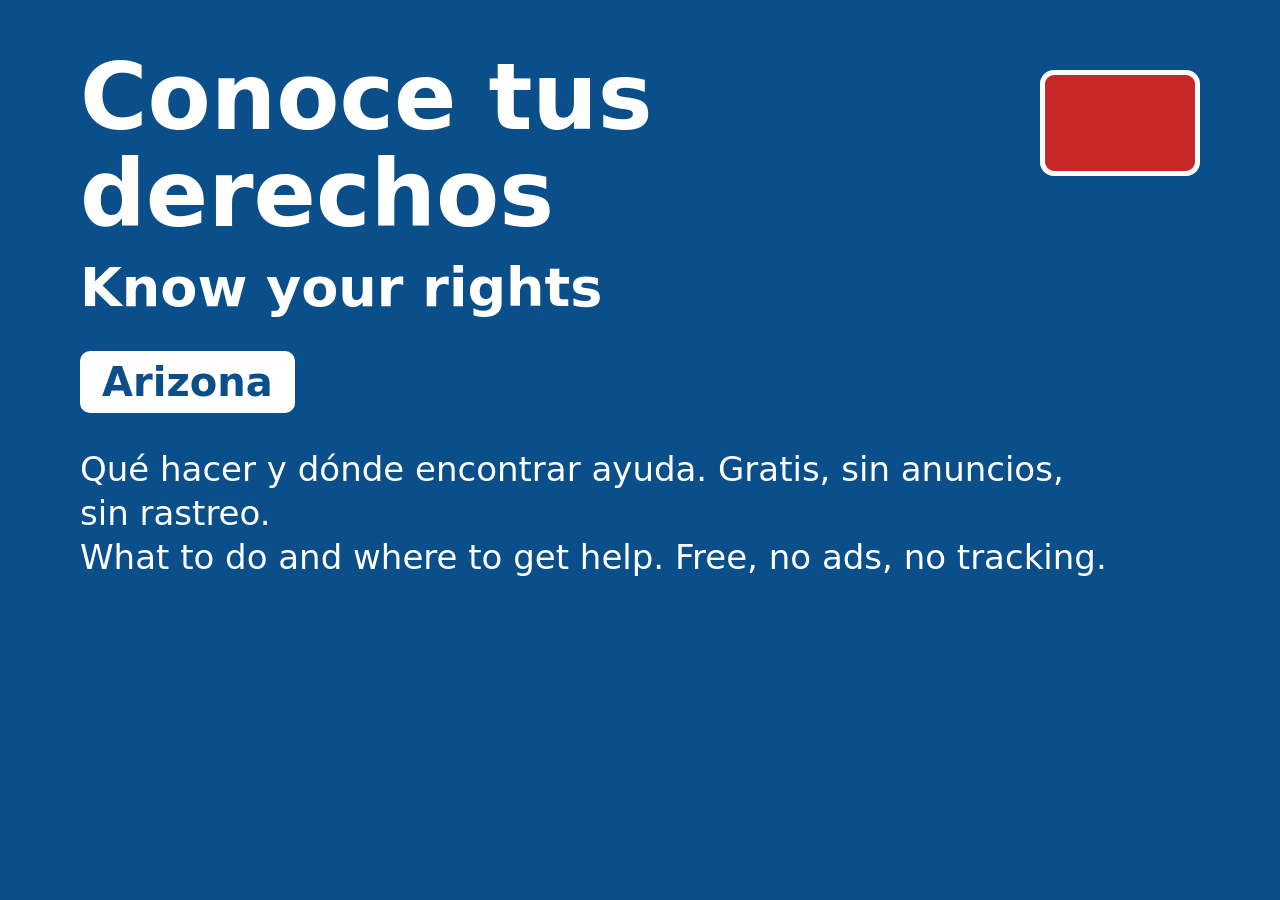
<file: tools/og.html>
<!DOCTYPE html>
<html lang="es"><head><meta charset="utf-8"><title>og image source</title>
<style>
html,body{margin:0}
body{width:1200px;height:630px;background:#0b4f8a;color:#fff;font-family:system-ui,-apple-system,"Segoe UI",Roboto,Helvetica,Arial,sans-serif;display:flex;flex-direction:column;justify-content:center;padding:0 80px;box-sizing:border-box}
.card{position:absolute;right:80px;top:70px;width:150px;height:96px;border-radius:14px;background:#c62828;border:5px solid #fff}
h1{font-size:92px;line-height:1.05;margin:0}
h2{font-size:54px;line-height:1.1;margin:14px 0 0;font-weight:600}
.where{display:inline-block;margin-top:34px;padding:8px 22px;background:#fff;color:#0b4f8a;border-radius:10px;font-size:40px;font-weight:700;align-self:flex-start}
p{font-size:34px;margin:34px 0 0;line-height:1.3}
</style></head><body>
<div class="card"></div>
<h1>Conoce tus derechos</h1>
<h2 lang="en">Know your rights</h2>
<div class="where">Arizona</div>
<p>Qué hacer y dónde encontrar ayuda. Gratis, sin anuncios, sin rastreo.<br><span lang="en">What to do and where to get help. Free, no ads, no tracking.</span></p>
</body></html>
</file>
<file: style.css>
:root{--ink:#111;--bg:#f4f6f8;--card:#fff;--accent:#0b4f8a;--line:#6b7280;--tip:#fff7d6;--red:#9b1c1c}
*{box-sizing:border-box}
html{font-size:100%;scroll-behavior:auto}
body{margin:0;background:var(--bg);color:var(--ink);font-family:system-ui,-apple-system,"Segoe UI",Roboto,Helvetica,Arial,sans-serif;line-height:1.55;font-size:1.25rem;overflow-wrap:break-word}
/* Language switch: Spanish shows by default, html.en shows English */
html:not(.en) .en{display:none!important}
html.en .es{display:none!important}
.skip{position:absolute;left:-999px}.skip:focus{left:8px;top:8px;background:#fff;color:var(--ink);padding:12px;z-index:9}
.top{display:flex;justify-content:space-between;align-items:center;gap:12px;padding:12px 16px;background:var(--accent);color:#fff}
.brand{min-width:0}
.top h1{margin:0;font-size:1.5rem;line-height:1.2}
.where{display:block;font-size:1.05rem;font-weight:600}
.langs{display:flex;gap:6px;flex:none}
.langs button{min-width:56px;min-height:56px;font:inherit;font-size:1.2rem;font-weight:700;border:2px solid #fff;background:transparent;color:#fff;border-radius:8px;cursor:pointer}
.langs button[aria-pressed="true"]{background:#fff;color:var(--accent)}
main{display:block}
.wrap{max-width:760px;margin:0 auto;padding:0 12px 24px}
.lead{font-size:1.35rem;font-weight:600;margin:16px 4px 8px}
h2{font-size:1.6rem;line-height:1.25;margin:.2em 0 .5em}
h3{font-size:1.3rem;line-height:1.3;margin:1.2em 0 .4em}
h4{font-size:1.2rem;line-height:1.3;margin:0 0 .3em}
p{margin:0 0 .8em}
a{color:var(--accent);text-decoration-thickness:2px;text-underline-offset:3px}
.notice{margin:12px 0;padding:14px 16px;background:#e6f4ea;border:2px solid #1e6b34;border-radius:10px}
.notice h2{font-size:1.3rem}.notice p{margin:0}
.panel{background:var(--card);border-radius:10px;padding:18px 16px;border:1px solid #cfd4da;margin:16px 0;min-width:0}
.panel:focus{outline:none}
.jump{margin:16px 0}
.jump h2{margin-left:4px}
.jump ul{list-style:none;margin:0;padding:0;display:grid;gap:10px}
.jump .btn{display:flex;align-items:center;width:100%;text-align:left}
.btn{font:inherit;font-weight:700;min-height:56px;padding:12px 18px;border-radius:8px;border:2px solid var(--accent);cursor:pointer;text-decoration:none;display:inline-flex;align-items:center;justify-content:center;text-align:center;max-width:100%}
.btn.primary,.btn.call{background:var(--accent);color:#fff}
.btn.secondary{background:#fff;color:var(--accent)}
.btn.big{width:100%;font-size:1.35rem;min-height:64px}
.calls{display:grid;gap:10px;margin:12px 0}
.otherlang{margin:18px 0 6px}
.otherlang h3{margin-top:0}
.otherlang ul{list-style:none;margin:0;padding:0;display:grid;gap:8px;grid-template-columns:1fr 1fr}
.otherlang .btn{width:100%;min-height:56px;padding:8px 10px;font-size:1.05rem;text-align:center;flex-wrap:wrap;gap:0 .4em}
.otherlang .btn span[dir=rtl]{unicode-bidi:isolate}
@media(max-width:380px){.otherlang ul{grid-template-columns:1fr}}
.steps{margin:0;padding-left:1.6em}
.steps li{margin:0 0 .7em;padding-left:.2em}
.steps li::marker{font-weight:700;color:var(--accent)}
.list{margin:0 0 .6em;padding-left:1.3em}
.list li{margin:0 0 .6em}
.check{list-style:none;margin:0 0 .6em;padding:0}
.check li{position:relative;margin:0 0 .7em;padding-left:2.1em;min-height:1.6em}
.check li::before{content:"";position:absolute;left:0;top:.15em;width:1.25em;height:1.25em;border:2px solid var(--ink);border-radius:4px;background:#fff}
.tip{background:var(--tip);border-left:6px solid #c9a300;padding:12px 14px;border-radius:6px;margin:14px 0}
.say{margin:12px 0;padding:12px 14px;border:2px solid var(--accent);border-radius:10px;background:#eef5fb}
.say p{margin:0}
.say p[lang="en"]{font-size:1.3rem;font-weight:700}
.say .mean{margin-top:6px;font-size:1.1rem}
.quote{margin:14px 0;padding:12px 14px;border:1px solid #b8bec6;border-left:6px solid var(--accent);border-radius:8px;background:#f7fafd}
.qlabel{margin:0 0 8px;font-size:1.05rem;font-weight:700;color:var(--accent)}
.qbody h3{margin-top:0}
.qbody h4{font-size:1.15rem;margin:1em 0 .3em}
.qbody ul{margin:0 0 .8em;padding-left:1.3em}
.qbody li{margin:0 0 .5em}
.quote figcaption{margin-top:10px;padding-top:8px;border-top:1px solid #cfd4da;font-size:1.05rem}
.quote figcaption a{word-break:break-all}
.redcard{border:3px solid var(--red);border-radius:10px;padding:12px 14px;background:#fff5f5}
.redcard p:last-child{margin:0}
.org{border:1px solid #b8bec6;border-radius:8px;padding:14px 12px;margin:14px 0;background:#fafbfc}
.orgweb{margin:0}
.hint{font-size:1.05rem;margin:6px 0 0}
.src{margin-top:16px;padding-top:10px;border-top:1px solid #cfd4da;font-size:1.05rem}
.src h3,.src h5{font-size:1.05rem;margin:0 0 4px}
.src ul{margin:0;padding-left:1.2em}
.src li{margin:0 0 .5em}
.chk{display:block}
:focus-visible{outline:3px solid #0b4f8a;outline-offset:2px;box-shadow:0 0 0 5px #fff,0 0 0 8px #ff9800}
.top :focus-visible{outline-color:#fff;box-shadow:0 0 0 5px var(--accent),0 0 0 8px #ff9800}
footer{max-width:760px;margin:0 auto;padding:8px 16px 32px;font-size:1.05rem}
@media(max-width:360px){.top h1{font-size:1.3rem}}
@media(min-width:700px){.jump ul{grid-template-columns:1fr 1fr}.calls{grid-template-columns:repeat(auto-fit,minmax(260px,1fr))}}
@media print{
  @page{size:letter;margin:.6in}
  body{background:#fff;font-size:12pt}
  .no-print,.skip,.langs{display:none!important}
  .top{background:#fff;color:#000;padding:0 0 8pt;border-bottom:2pt solid #000}
  .wrap{max-width:none;padding:0}
  .panel,.org,.notice,.tip,.say,.redcard{background:#fff;break-inside:avoid-page}
  .panel{border:0;border-top:1pt solid #000;border-radius:0;padding:8pt 0;margin:8pt 0}
  h2,h3,h4{break-after:avoid}
  li{break-inside:avoid}
  a{color:#000}
  .btn{border:1pt solid #000;background:#fff!important;color:#000!important;min-height:0;padding:4pt 8pt;justify-content:flex-start;text-align:left}
  a[href^="http"]::after{content:" (" attr(href) ")";font-weight:400;font-size:9pt;word-break:break-all}
  .src{font-size:9pt}
}
@media (prefers-reduced-motion:reduce){*{animation:none!important;transition:none!important;scroll-behavior:auto!important}}
@media (forced-colors:active){.langs button{border-color:ButtonText}.langs button{background:ButtonFace;color:ButtonText}.langs button[aria-pressed="true"]{border:5px double ButtonText;text-decoration:underline}.top{border-bottom:2px solid CanvasText}.panel,.notice{border-color:CanvasText}}
</file>
<file: noscript.css>
/* Without JavaScript the language buttons cannot work, so show both languages. */
html:not(.en) .en{display:revert!important}
.langs{display:none}
</file>
